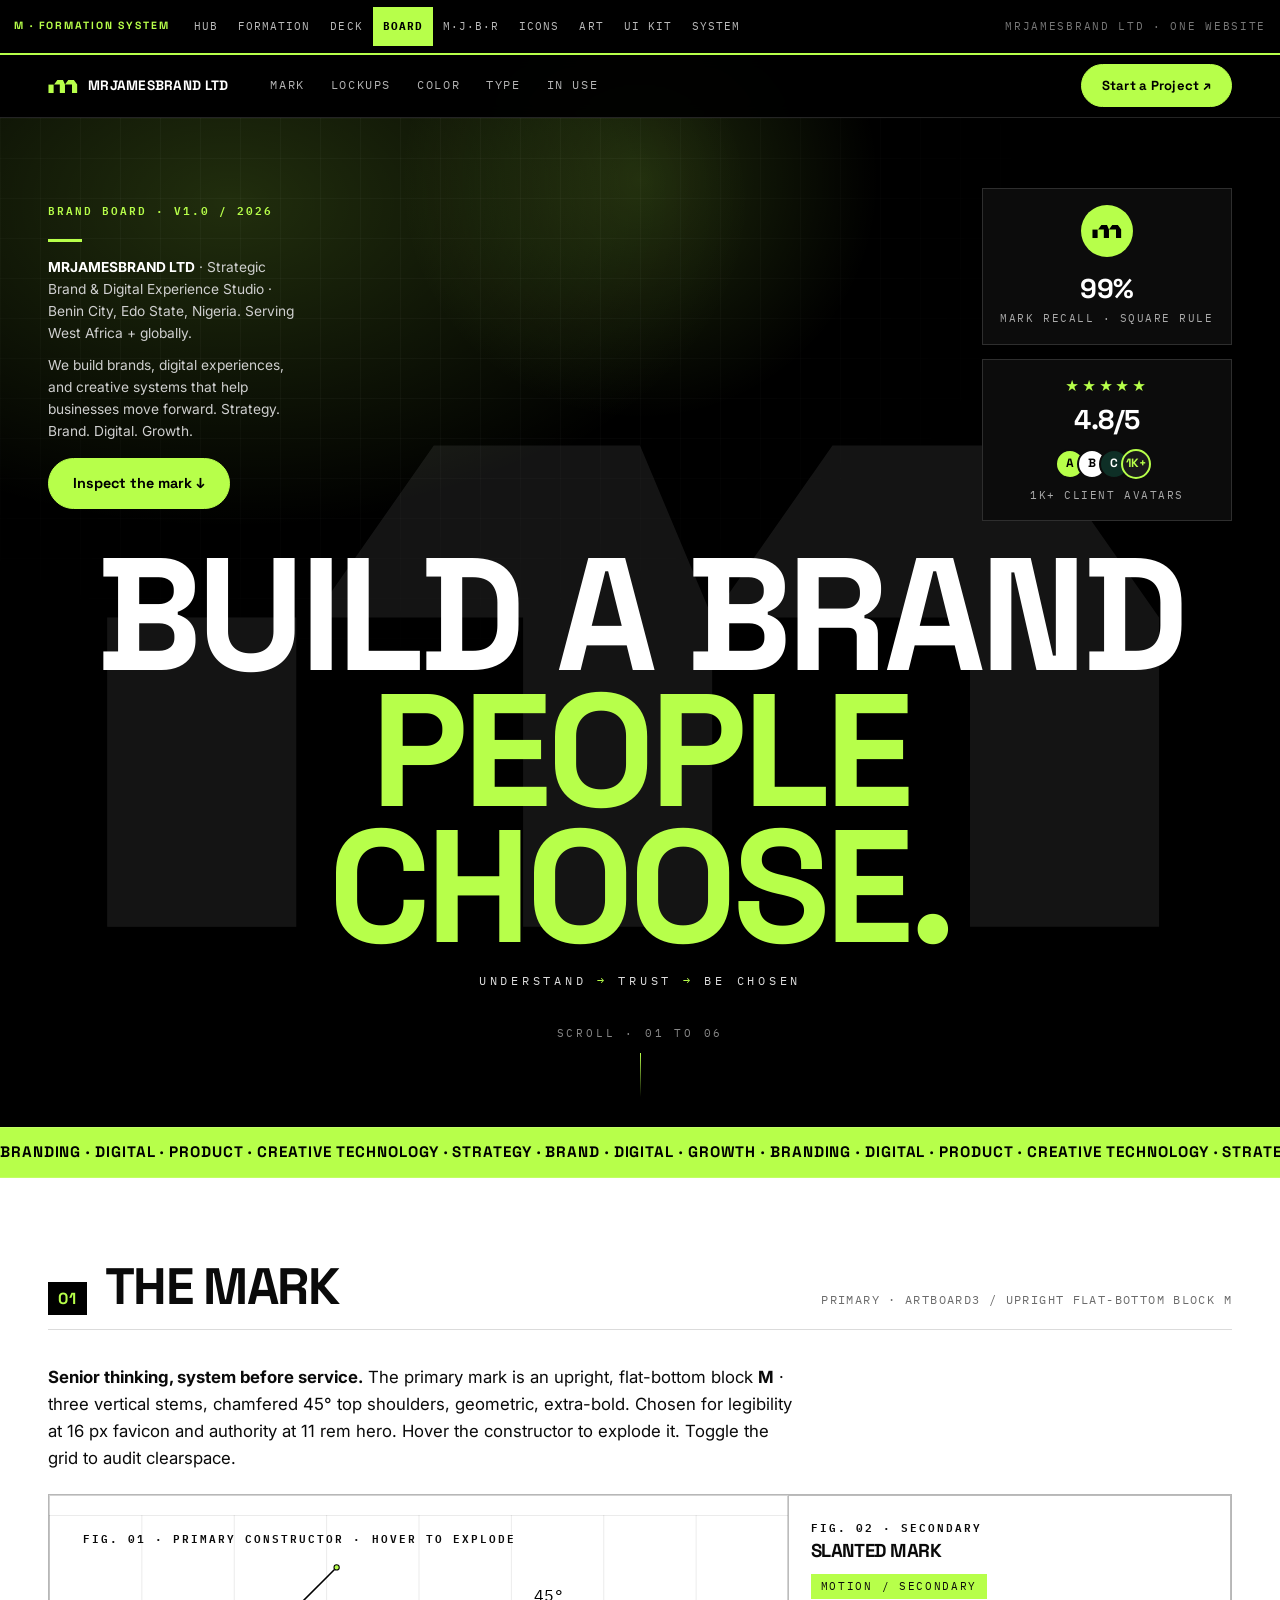
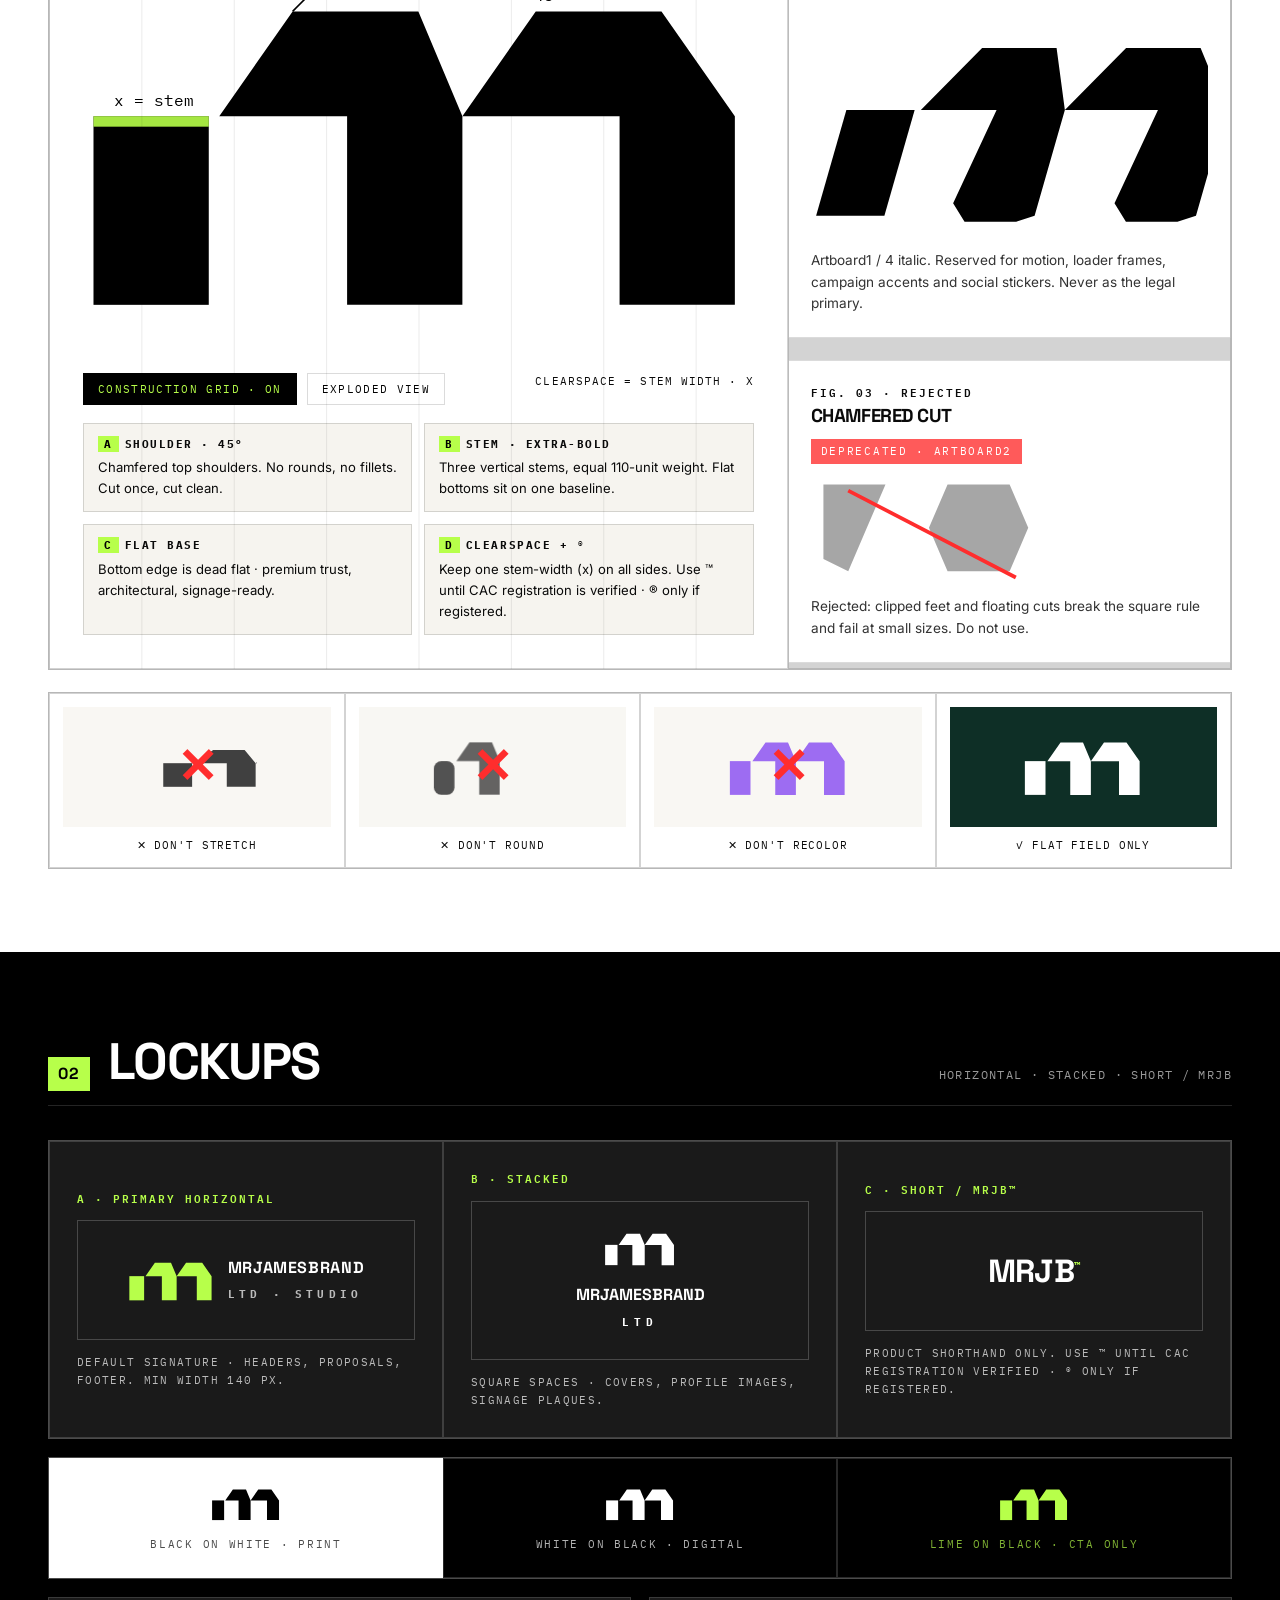
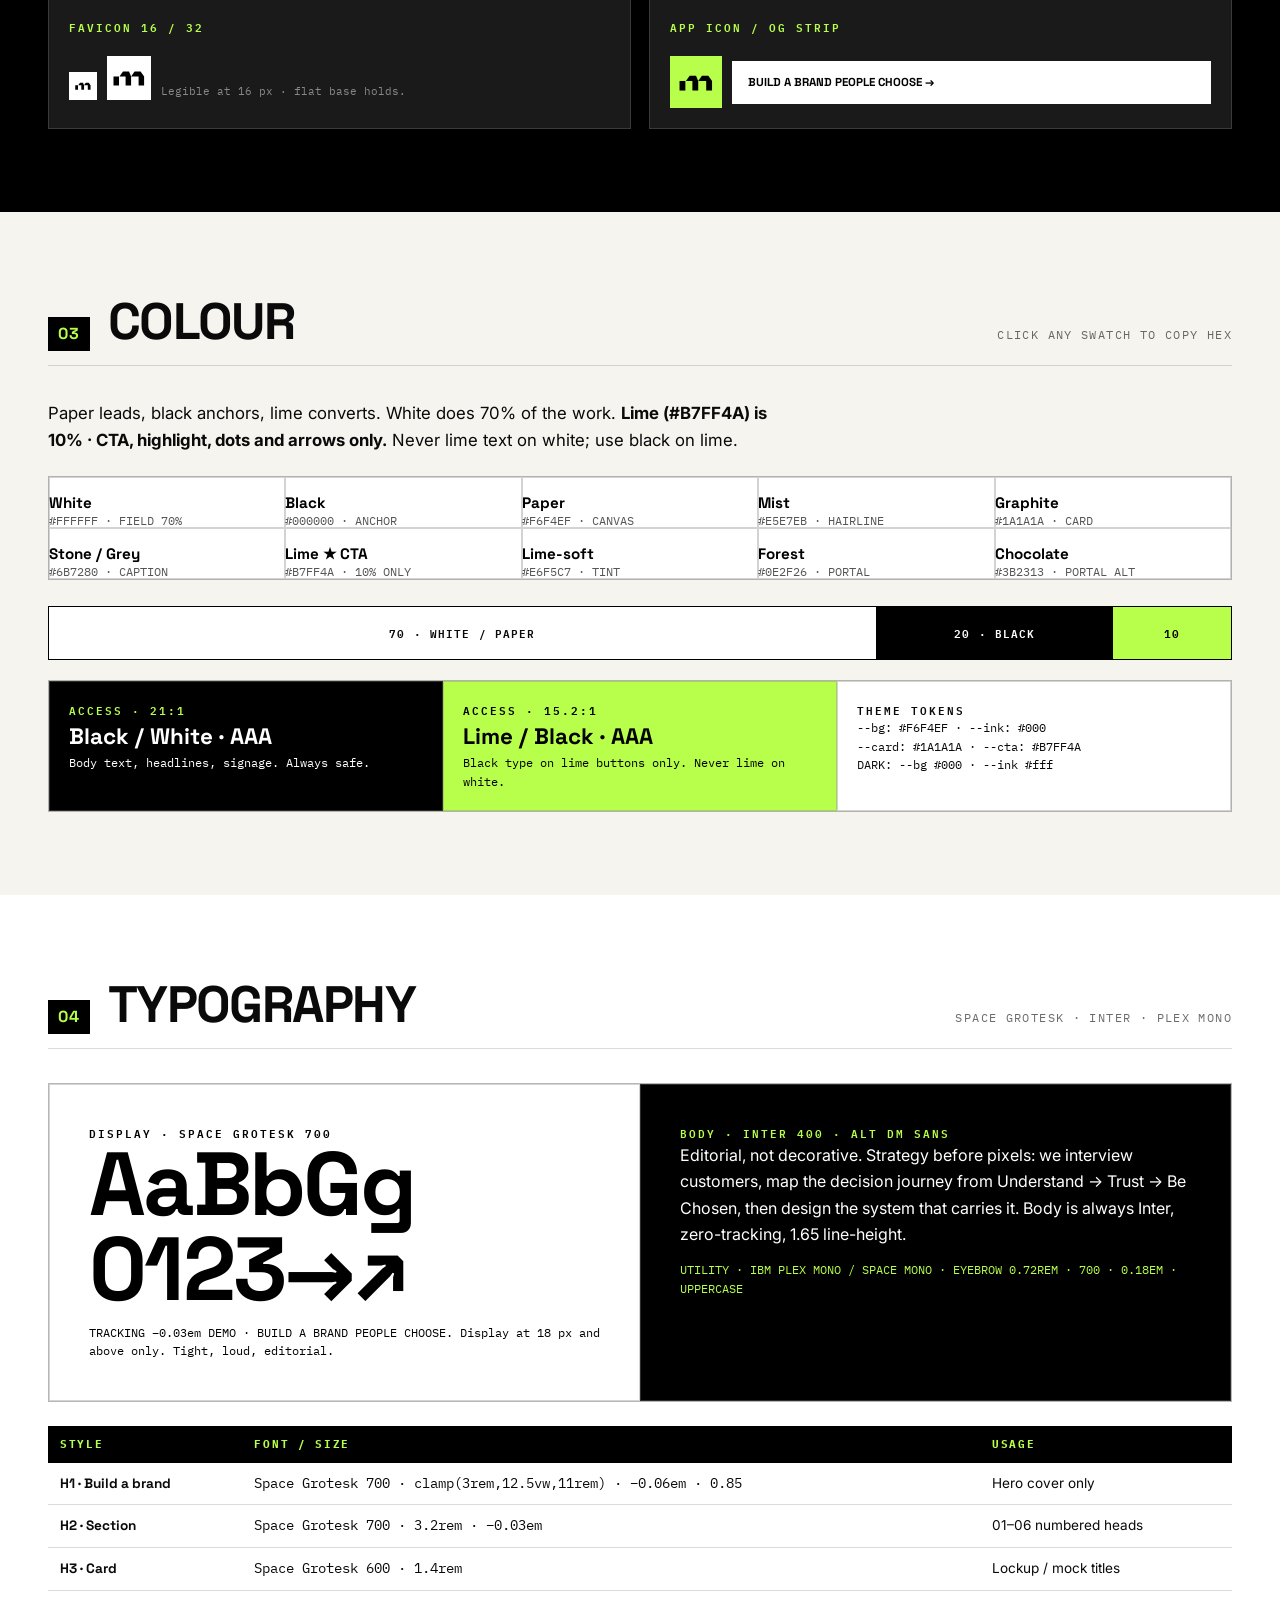
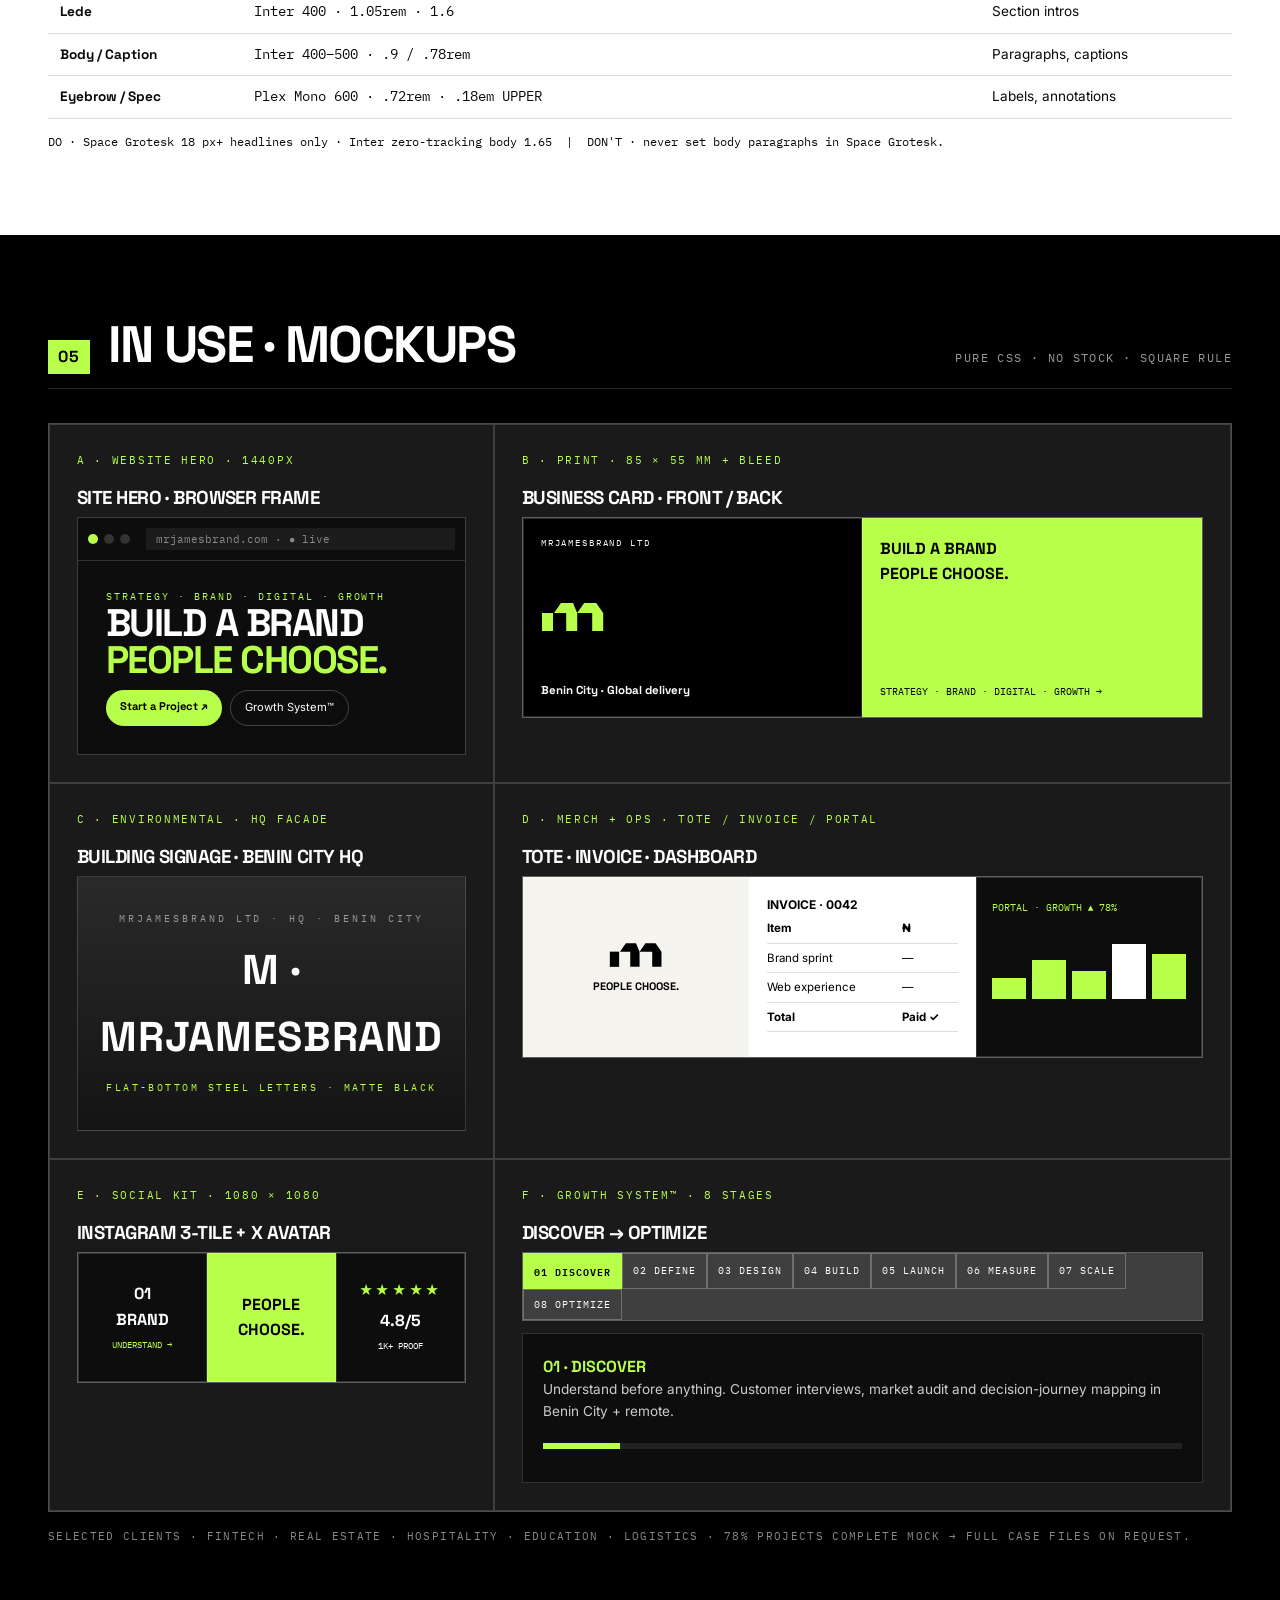
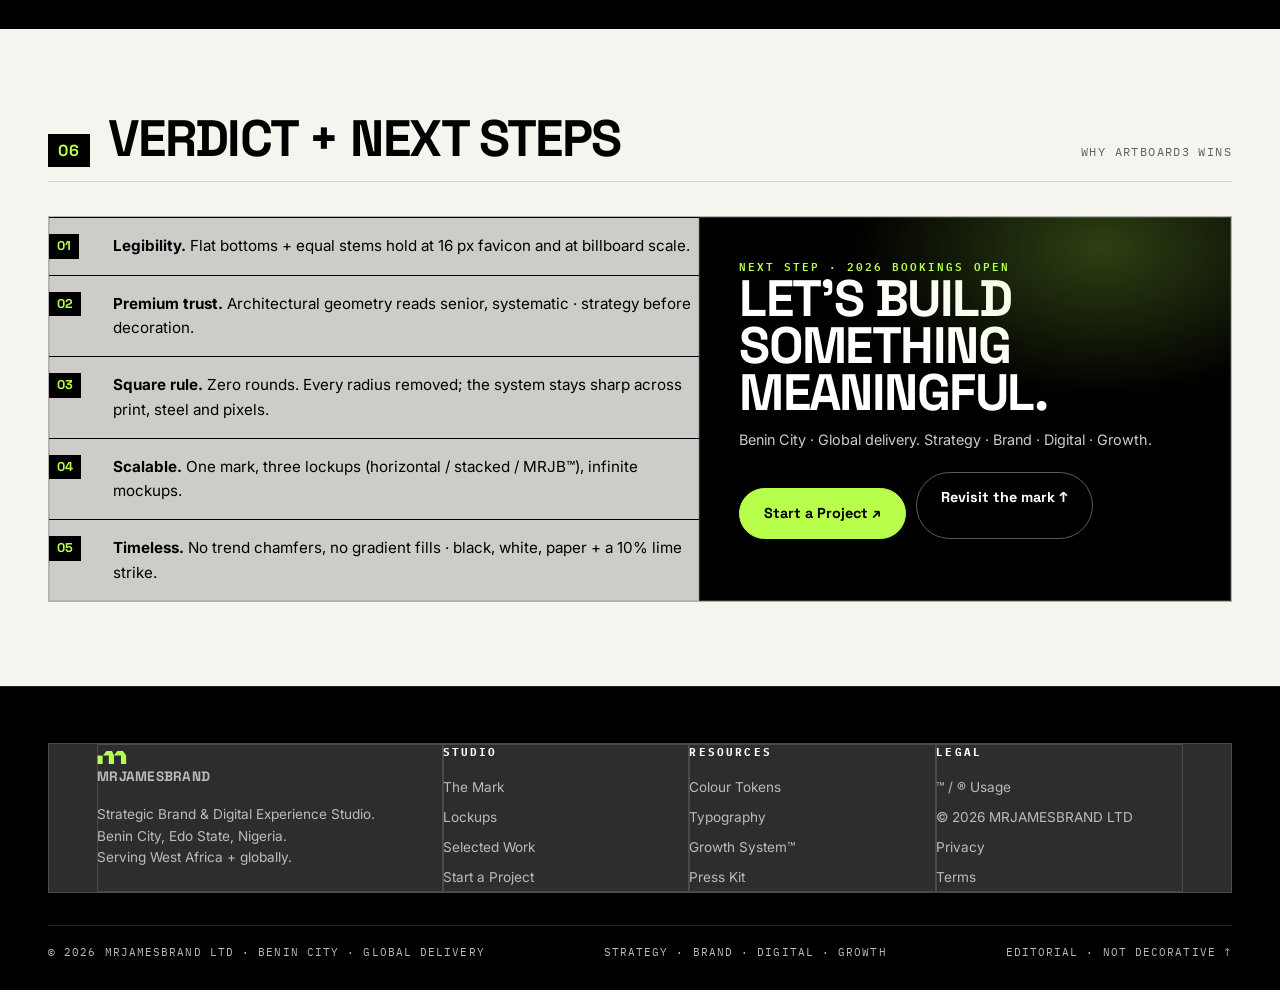
<file: index.html>
﻿<!DOCTYPE html>
<html lang="en">
<head>
<meta charset="UTF-8">
<meta name="viewport" content="width=device-width, initial-scale=1.0">
<title>MRJAMESBRAND LTD · Brand Board · Build a Brand People Choose</title>
<meta name="description" content="Official brand board for MRJAMESBRAND LTD · Strategic Brand & Digital Experience Studio, Benin City. Primary mark Artboard3, lockups, colour, typography, in-use mockups.">
<style>
@import url('https://fonts.googleapis.com/css2?family=Space+Grotesk:wght@500;600;700&family=Inter:wght@400;500;600;700&family=IBM+Plex+Mono:wght@400;500;600&display=swap');
:root{
  --black:#000000; --dark:#1A1A1A; --dark2:#111111; --white:#FFFFFF;
  --paper:#F6F4EF; --mist:#E5E7EB; --stone:#6B7280;
  --lime:#B7FF4A; --lime-hover:#C8FF7A; --lime-soft:#E6F5C7;
  --forest:#0E2F26; --choc:#3B2313;
  --hair:rgba(0,0,0,.14); --hair-w:rgba(255,255,255,.14);
  --font-d:'Space Grotesk',sans-serif; --font-b:'Inter',sans-serif; --font-m:'IBM Plex Mono',monospace;
  --gutter:64px;
}
*{margin:0;padding:0;box-sizing:border-box}
html{scroll-behavior:smooth}
body{background:var(--black);color:var(--white);font-family:var(--font-b);line-height:1.6;overflow-x:hidden;-webkit-font-smoothing:antialiased}
::selection{background:var(--lime);color:#000}
a{color:inherit;text-decoration:none}
:focus-visible{outline:2px solid var(--lime);outline-offset:3px}
img,svg{display:block;max-width:100%}
.wrap{max-width:1440px;margin:0 auto;padding-left:var(--gutter);padding-right:var(--gutter)}
@media(max-width:900px){:root{--gutter:20px}}
@media(min-width:901px) and (max-width:1200px){:root{--gutter:40px}}
/* progress + cursor */
#progress{position:fixed;top:0;left:0;height:3px;width:0;background:var(--lime);z-index:200}
#glow{position:fixed;width:520px;height:520px;border-radius:50%;pointer-events:none;z-index:1;
  background:radial-gradient(circle,rgba(183,255,74,.16) 0%,rgba(183,255,74:0) 60%,transparent 70%);
  background:radial-gradient(circle,rgba(183,255,74,.16) 0%,transparent 65%);transform:translate(-50%,-50%);left:50%;top:20%;mix-blend-mode:screen}
@media(pointer:coarse){#glow{display:none}}
.eyebrow{font-family:var(--font-m);font-size:.72rem;font-weight:600;letter-spacing:.18em;text-transform:uppercase}
.sec-head{display:flex;align-items:baseline;gap:18px;border-bottom:1px solid var(--hair);padding-bottom:14px;margin-bottom:34px}
.sec-head .num{font-family:var(--font-d);font-weight:700;font-size:1rem;background:#000;color:var(--lime);padding:4px 10px;letter-spacing:.05em}
.on-dark .sec-head{border-color:var(--hair-w)}
.on-dark .sec-head .num{background:var(--lime);color:#000}
.sec-head h2{font-family:var(--font-d);font-weight:700;letter-spacing:-.03em;font-size:clamp(1.9rem,4vw,3.2rem);line-height:1;text-transform:uppercase}
.sec-head p{margin-left:auto;font-family:var(--font-m);font-size:.72rem;letter-spacing:.12em;text-transform:uppercase;opacity:.6}
/* top bar */
.topbar{position:sticky;top:0;z-index:100;background:rgba(0,0,0,.92);backdrop-filter:blur(8px);border-bottom:1px solid var(--hair-w)}
.topbar-in{display:flex;align-items:center;gap:16px;height:62px}
.brand-mini{display:flex;align-items:center;gap:10px;font-family:var(--font-d);font-weight:700;letter-spacing:.02em;font-size:.85rem;white-space:nowrap}
.brand-mini svg{width:30px;height:18px}
nav.main{display:flex;gap:22px;margin-left:24px;font-family:var(--font-m);font-size:.72rem;letter-spacing:.14em;text-transform:uppercase}
nav.main a{opacity:.7;padding:6px 2px;border-bottom:2px solid transparent}
nav.main a:hover{opacity:1;border-color:var(--lime);color:var(--lime)}
.cta{margin-left:auto;background:var(--lime);color:#000;font-family:var(--font-d);font-weight:700;font-size:.82rem;letter-spacing:.02em;padding:10px 20px;border:1px solid var(--lime);border-radius:999px;white-space:nowrap}
.cta:hover{background:var(--lime-hover)}
#menuBtn{display:none;margin-left:auto;background:none;border:1px solid var(--hair-w);color:#fff;padding:8px 12px;font-family:var(--font-m);font-size:.75rem}
@media(max-width:900px){nav.main{display:none}.topbar.open nav.main{display:flex;position:absolute;top:62px;left:0;right:0;background:#000;flex-direction:column;padding:16px 20px;gap:12px;border-bottom:1px solid var(--hair-w)}#menuBtn{display:block}.topbar.open .cta{margin-left:0}.cta{margin-left:0}}
/* HERO */
.hero{position:relative;overflow:hidden;background:#000;padding:70px 0 0}
.hero::before{content:"";position:absolute;inset:0;
  background:radial-gradient(800px 500px at 18% 8%,rgba(183,255,74,.18),transparent 65%);pointer-events:none}
.hero::after{content:"";position:absolute;inset:0;pointer-events:none;opacity:.5;
  background-image:linear-gradient(rgba(255,255,255,.06) 1px,transparent 1px),linear-gradient(90deg,rgba(255,255,255,.06) 1px,transparent 1px);
  background-size:40px 40px;mask-image:radial-gradient(900px 600px at 30% 10%,#000 30%,transparent 75%)}
.hero-grid{position:relative;z-index:2;display:grid;grid-template-columns:250px 1fr 250px;gap:24px;align-items:center}
.hero-side{font-size:.86rem;color:#cfcfcf;max-width:250px}
.hero-side .rule{width:34px;height:3px;background:var(--lime);margin:14px 0}
.btn-lime{display:inline-block;background:var(--lime);color:#000;font-family:var(--font-d);font-weight:700;padding:13px 24px;border-radius:999px;font-size:.9rem;margin-top:16px;border:1px solid var(--lime)}
.btn-lime:hover{background:var(--lime-hover)}
.btn-ghost{display:inline-block;border:1px solid rgba(255,255,255,.35);color:#fff;padding:13px 24px;border-radius:999px;font-family:var(--font-d);font-weight:700;font-size:.9rem}
.btn-ghost:hover{border-color:var(--lime);color:var(--lime)}
.badge-card{border:1px solid var(--hair-w);background:#0c0c0c;padding:16px;text-align:center}
.badge-card .circle{width:52px;height:52px;border-radius:50%;background:var(--lime);display:flex;align-items:center;justify-content:center;margin:0 auto 10px}
.badge-card b{font-family:var(--font-d);font-size:1.7rem;letter-spacing:-.02em}
.badge-card span{font-family:var(--font-m);font-size:.68rem;letter-spacing:.14em;text-transform:uppercase;color:#aaa;display:block}
.avatars{display:flex;justify-content:center;margin:8px 0}
.avatars i{width:30px;height:30px;border-radius:50%;border:2px solid #0c0c0c;font-style:normal;font-family:var(--font-d);font-weight:700;font-size:.75rem;display:flex;align-items:center;justify-content:center;margin-left:-8px}
.stars{color:var(--lime);letter-spacing:.2em;font-size:.85rem}
h1.hero-title{position:relative;z-index:2;text-align:center;font-family:var(--font-d);font-weight:700;
  font-size:clamp(3rem,12.5vw,11rem);letter-spacing:-.06em;line-height:.85;text-transform:uppercase;margin:26px 0 8px}
h1 .lime{color:var(--lime)}
.watermark{position:absolute;left:50%;top:52%;transform:translate(-50%,-50%);width:min(1100px,95vw);opacity:.08;z-index:1;pointer-events:none}
.flowline{position:relative;z-index:2;text-align:center;font-family:var(--font-m);font-size:.78rem;letter-spacing:.3em;text-transform:uppercase;color:#ddd;margin:18px 0 8px}
.flowline em{color:var(--lime);font-style:normal}
.scrollcue{position:relative;z-index:2;text-align:center;padding:26px 0 30px;font-family:var(--font-m);font-size:.7rem;letter-spacing:.25em;color:#888;text-transform:uppercase}
.scrollcue::after{content:"";display:block;width:1px;height:44px;background:linear-gradient(var(--lime),transparent);margin:10px auto 0;animation:drop 1.8s infinite}
@keyframes drop{0%{transform:scaleY(0);transform-origin:top}50%{transform:scaleY(1);transform-origin:top}51%{transform-origin:bottom}100%{transform:scaleY(0);transform-origin:bottom}}
.marquee{border-top:1px solid var(--hair-w);border-bottom:1px solid var(--hair-w);background:var(--lime);color:#000;overflow:hidden;white-space:nowrap}
.marquee div{display:inline-block;padding:12px 0;font-family:var(--font-d);font-weight:700;letter-spacing:.06em;font-size:.95rem;animation:mq 22s linear infinite}
@keyframes mq{to{transform:translateX(-50%)}}
@media(max-width:1000px){.hero-grid{grid-template-columns:1fr 1fr}.hero-title-block{grid-column:1/-1;order:-1}.hero-side{max-width:none}}
@media(max-width:640px){.hero-grid{grid-template-columns:1fr}}
/* LIGHT SECTIONS */
.light{background:var(--paper);color:#0a0a0a}
.white{background:#fff;color:#0a0a0a}
section{padding:84px 0}
.lede{font-size:1.05rem;max-width:62ch}
.mono{font-family:var(--font-m)}
/* 01 THE MARK */
.mark-layout{display:grid;grid-template-columns:1.5fr .9fr;gap:22px}
@media(max-width:1000px){.mark-layout{grid-template-columns:1fr}}
.mark-stage{background:#fff;border:1px solid var(--hair);padding:34px;position:relative;overflow:hidden}
.mark-stage .grid8{position:absolute;inset:0;pointer-events:none;opacity:0;transition:.3s;
  background-image:linear-gradient(rgba(0,0,0,.08) 1px,transparent 1px),linear-gradient(90deg,rgba(0,0,0,.08) 1px,transparent 1px);background-size:12.5% 100%,12.5% 100%}
.mark-stage.show-grid .grid8{opacity:1}
#constructor{cursor:pointer}
#constructor .stem{transition:transform .45s cubic-bezier(.2,.9,.2,1)}
#constructor:hover .s1{transform:translateX(-16px)}
#constructor:hover .s3{transform:translateX(16px)}
#constructor:hover .bridge{transform:translateY(-14px)}
.stage-tools{display:flex;gap:10px;flex-wrap:wrap;margin-top:16px}
.chip{font-family:var(--font-m);font-size:.7rem;letter-spacing:.12em;text-transform:uppercase;border:1px solid var(--hair);padding:8px 14px;background:#fff;cursor:pointer}
.chip.active,.chip:hover{background:#000;color:var(--lime);border-color:#000}
.callouts{display:grid;grid-template-columns:1fr 1fr;gap:12px;margin-top:18px}
.callout{border:1px solid var(--hair);padding:12px 14px;background:var(--paper);font-size:.82rem}
.callout b{font-family:var(--font-m);font-size:.68rem;letter-spacing:.14em;display:block;text-transform:uppercase;margin-bottom:4px}
.callout b i{color:#000;background:var(--lime);font-style:normal;padding:1px 6px;margin-right:6px}
.side-stack{display:flex;flex-direction:column;gap:22px}
.side-card{border:1px solid var(--hair);background:#fff;padding:22px}
.side-card h3{font-family:var(--font-d);text-transform:uppercase;letter-spacing:-.01em}
.tag{font-family:var(--font-m);font-size:.66rem;letter-spacing:.16em;text-transform:uppercase;display:inline-block;padding:4px 10px;margin:8px 0}
.tag.ok{background:var(--lime)}.tag.warn{background:#000;color:#fff}.tag.bad{background:#FF5A5A;color:#fff}
.dodont{display:grid;grid-template-columns:repeat(4,1fr);gap:14px;margin-top:22px}
@media(max-width:900px){.dodont{grid-template-columns:1fr 1fr}.callouts{grid-template-columns:1fr}}
.do{border:1px solid var(--hair);background:#fff;padding:14px;text-align:center}
.do .box{height:120px;display:flex;align-items:center;justify-content:center;background:var(--paper);margin-bottom:10px;overflow:hidden}
.do p{font-family:var(--font-m);font-size:.68rem;letter-spacing:.08em;text-transform:uppercase}
.do.no .box{position:relative}
.do.no .box::after{content:"✕";position:absolute;inset:0;display:flex;align-items:center;justify-content:center;color:#FF2D2D;font-size:3rem;font-weight:700;background:rgba(255,255,255,.25)}
/* 02 LOCKUPS */
.dark{background:var(--black)}
.lock-grid{display:grid;grid-template-columns:repeat(3,1fr);gap:18px}
@media(max-width:1000px){.lock-grid{grid-template-columns:1fr}}
.lock-card{background:var(--dark);border:1px solid var(--hair-w);padding:28px;min-height:250px;display:flex;flex-direction:column;justify-content:center;gap:14px}
.lock-card figure{border:1px solid rgba(255,255,255,.2);padding:26px;display:flex;align-items:center;justify-content:center;gap:14px;min-height:120px}
.lock-card figcaption{font-family:var(--font-m);font-size:.7rem;letter-spacing:.12em;text-transform:uppercase;color:#bbb}
.variants{display:grid;grid-template-columns:repeat(3,1fr);gap:18px;margin-top:18px}
@media(max-width:900px){.variants{grid-template-columns:1fr}}
.var{padding:26px;border:1px solid var(--hair-w);text-align:center}
.var small{font-family:var(--font-m);font-size:.66rem;letter-spacing:.16em;text-transform:uppercase;display:block;margin-top:12px;opacity:.7}
.favi-row{display:flex;gap:18px;flex-wrap:wrap;margin-top:18px;align-items:stretch}
.favi{flex:1;min-width:220px;background:var(--dark);border:1px solid var(--hair-w);padding:20px}
/* 03 COLOR */
.swatches{display:grid;grid-template-columns:repeat(5,1fr);gap:14px}
@media(max-width:1000px){.swatches{grid-template-columns:repeat(3,1fr)}}
@media(max-width:640px){.swatches{grid-template-columns:1fr 1fr}}
.sw{border:1px solid var(--hair);background:#fff;cursor:pointer;text-align:left;padding:0;font-family:inherit}
.sw .c{height:110px;position:relative}
.sw .c::after{content:"⧉ COPY";position:absolute;right:8px;bottom:8px;font-family:var(--font-m);font-size:.6rem;letter-spacing:.12em;background:rgba(0,0,0,.55);color:#fff;padding:3px 7px;opacity:0}
.sw:hover .c::after{opacity:1}
.sw .meta{padding:12px 14px}
.sw .meta b{font-family:var(--font-d);font-size:.95rem;display:block}
.sw .meta span{font-family:var(--font-m);font-size:.72rem;color:#555}
.usagebar{display:flex;height:54px;margin:26px 0 8px;border:1px solid #000}
.usagebar div{display:flex;align-items:center;justify-content:center;font-family:var(--font-m);font-size:.7rem;letter-spacing:.1em;font-weight:600}
.contrast{display:grid;grid-template-columns:1fr 1fr 1fr;gap:14px;margin-top:20px}
@media(max-width:900px){.contrast{grid-template-columns:1fr}}
.contrast .cc{border:1px solid #000;padding:20px}
.tokens{display:grid;grid-template-columns:1fr 1fr;gap:14px;margin-top:14px}
@media(max-width:900px){.tokens{grid-template-columns:1fr}}
.token{border:1px solid var(--hair);background:#fff;padding:18px;font-family:var(--font-m);font-size:.75rem}
#toast{position:fixed;bottom:24px;left:50%;transform:translateX(-50%) translateY(20px);background:#000;color:var(--lime);font-family:var(--font-m);font-size:.78rem;letter-spacing:.08em;padding:12px 20px;opacity:0;transition:.3s;z-index:300;pointer-events:none}
#toast.show{opacity:1;transform:translateX(-50%) translateY(0)}
/* 04 TYPE */
.split{display:grid;grid-template-columns:1fr 1fr;gap:0;border:1px solid #000}
@media(max-width:900px){.split{grid-template-columns:1fr}}
.split>div{padding:40px}
.split .w{background:#fff;color:#000}
.split .b{background:#000;color:#fff}
.specimen{font-family:var(--font-d);font-weight:700;letter-spacing:-.03em;line-height:.95;word-break:break-all}
.hier{width:100%;border-collapse:collapse;margin-top:24px;font-size:.85rem;background:#fff}
.hier th{font-family:var(--font-m);font-size:.66rem;letter-spacing:.16em;text-transform:uppercase;text-align:left;padding:10px 12px;background:#000;color:var(--lime)}
.hier td{padding:10px 12px;border-bottom:1px solid var(--hair)}
.hier td:first-child{font-family:var(--font-d);font-weight:700}
/* 05 IN USE */
.mock-grid{display:grid;grid-template-columns:1fr 1fr;gap:18px}
@media(max-width:1000px){.mock-grid{grid-template-columns:1fr}}
.mock{background:var(--dark);border:1px solid var(--hair-w);padding:24px}
.mock h3{font-family:var(--font-d);text-transform:uppercase;margin-bottom:4px}
.mock .spec{font-family:var(--font-m);font-size:.66rem;letter-spacing:.16em;text-transform:uppercase;color:var(--lime);margin-bottom:14px;display:block}
.browser{border:1px solid rgba(255,255,255,.2);background:#0d0d0d}
.browser .bar{display:flex;gap:6px;padding:10px;border-bottom:1px solid rgba(255,255,255,.15);align-items:center}
.browser .bar i{width:10px;height:10px;border-radius:50%;background:#333}
.browser .bar i:first-child{background:var(--lime)}
.browser .url{margin-left:10px;font-family:var(--font-m);font-size:.66rem;color:#888;background:#1c1c1c;padding:3px 10px;flex:1}
.browser .page{padding:28px}
.browser .page h4{font-family:var(--font-d);font-size:clamp(1.6rem,3vw,2.6rem);line-height:.95;letter-spacing:-.04em;text-transform:uppercase}
.bizcards{display:grid;grid-template-columns:1fr 1fr;gap:12px}
@media(max-width:560px){.bizcards{grid-template-columns:1fr}}
.bcard{aspect-ratio:1.7/1;padding:18px;display:flex;flex-direction:column;justify-content:space-between}
.bcard.front{background:#000;border:1px solid rgba(255,255,255,.25);color:#fff}
.bcard.back{background:var(--lime);color:#000}
.bcard b{font-family:var(--font-d)}
.sign{background:linear-gradient(180deg,#2a2a2a,#141414);border:1px solid rgba(255,255,255,.15);padding:34px 20px;text-align:center}
.sign .bld{font-family:var(--font-m);font-size:.62rem;letter-spacing:.3em;color:#999;text-transform:uppercase}
.shop-row{display:grid;grid-template-columns:1fr 1fr 1fr;gap:12px}
@media(max-width:640px){.shop-row{grid-template-columns:1fr}}
.tote{background:var(--paper);color:#000;padding:20px;text-align:center;min-height:180px;display:flex;flex-direction:column;align-items:center;justify-content:center;gap:8px}
.invoice{background:#fff;color:#000;padding:18px;font-size:.75rem}
.invoice table{width:100%;border-collapse:collapse;font-size:.72rem}
.invoice td,.invoice th{border-bottom:1px solid #ddd;padding:5px 0;text-align:left}
.dash{background:#0d0d0d;border:1px solid rgba(255,255,255,.15);padding:16px}
.dash .bars{display:flex;gap:6px;align-items:end;height:70px;margin-top:10px}
.dash .bars i{flex:1;background:var(--lime);min-height:8px}
.social3{display:grid;grid-template-columns:1fr 1fr 1fr;gap:10px}
.social3 div{background:#0d0d0d;border:1px solid rgba(255,255,255,.15);aspect-ratio:1/1;display:flex;flex-direction:column;align-items:center;justify-content:center;gap:6px;padding:10px;text-align:center}
.gtabs{display:flex;gap:6px;flex-wrap:wrap;margin-bottom:12px}
.gtabs button{background:transparent;border:1px solid rgba(255,255,255,.25);color:#fff;font-family:var(--font-m);font-size:.64rem;letter-spacing:.1em;padding:8px 10px;cursor:pointer;text-transform:uppercase}
.gtabs button.on{background:var(--lime);color:#000;border-color:var(--lime);font-weight:600}
.gpanel{background:#0d0d0d;border:1px solid rgba(255,255,255,.15);padding:20px;min-height:150px}
.gpanel h4{font-family:var(--font-d);text-transform:uppercase;color:var(--lime)}
.gpanel p{font-size:.85rem;color:#ccc}
/* 06 VERDICT */
.verdict{background:var(--paper);color:#000}
.win-grid{display:grid;grid-template-columns:1.1fr .9fr;gap:22px}
@media(max-width:1000px){.win-grid{grid-template-columns:1fr}}
.win-list{list-style:none;counter-reset:w}
.win-list li{counter-increment:w;border-top:1px solid #000;padding:16px 0 16px 64px;position:relative;font-size:.95rem}
.win-list li::before{content:"0" counter(w);position:absolute;left:0;top:16px;font-family:var(--font-d);font-weight:700;background:#000;color:var(--lime);padding:2px 8px;font-size:.8rem}
.cta-panel{background:#000;color:#fff;padding:40px;text-align:left;position:relative;overflow:hidden}
.cta-panel::before{content:"";position:absolute;width:500px;height:300px;right:-120px;top:-120px;background:radial-gradient(closest-side,rgba(183,255,74,.25),transparent)}
.cta-panel h3{font-family:var(--font-d);font-size:clamp(2rem,4vw,3.4rem);line-height:.92;letter-spacing:-.04em;text-transform:uppercase}
footer{background:#000;border-top:1px solid var(--hair-w);padding:56px 0 28px;color:#bbb;font-size:.85rem}
.foot-grid{display:grid;grid-template-columns:1.4fr 1fr 1fr 1fr;gap:24px}
@media(max-width:900px){.foot-grid{grid-template-columns:1fr 1fr}}
@media(max-width:560px){.foot-grid{grid-template-columns:1fr}}
.foot-grid h4{font-family:var(--font-m);font-size:.68rem;letter-spacing:.2em;text-transform:uppercase;color:#fff;margin-bottom:12px}
.foot-grid a{display:block;padding:4px 0}.foot-grid a:hover{color:var(--lime)}
.bottom{display:flex;justify-content:space-between;gap:12px;flex-wrap:wrap;border-top:1px solid var(--hair-w);margin-top:32px;padding-top:18px;font-family:var(--font-m);font-size:.68rem;letter-spacing:.1em;text-transform:uppercase}
/* reveal */
.rv{opacity:0;transform:translateY(26px);transition:opacity .7s ease,transform .7s ease}
.rv.in{opacity:1;transform:none}
@media(prefers-reduced-motion:reduce){*{animation:none!important;transition:none!important}.rv{opacity:1;transform:none}html{scroll-behavior:auto}}
</style>
<link rel="stylesheet" href="assets/design-system.css">
<link rel="stylesheet" href="assets/site.css">
</head>
<body>
<div id="progress" aria-hidden="true"></div>
<div id="glow" aria-hidden="true"></div>
<div id="toast" role="status" aria-live="polite">Copied</div>

<header class="topbar" id="topbar">
  <div class="wrap topbar-in">
    <a class="brand-mini" href="#top" aria-label="MRJAMESBRAND home">
      <svg viewBox="0 0 640 360" fill="#B7FF4A" aria-hidden="true"><rect x="10" y="150" width="110" height="180"/><polygon points="130,150 200,50 320,50 362,150 362,330 252,330 252,150"/><polygon points="362,150 432,50 552,50 622,150 622,330 512,330 512,150"/></svg>
      MRJAMESBRAND&nbsp;LTD
    </a>
    <nav class="main" aria-label="Board sections">
      <a href="#mark">Mark</a><a href="#lockups">Lockups</a><a href="#color">Color</a><a href="#type">Type</a><a href="#inuse">In&nbsp;Use</a>
    </nav>
    <a class="cta" href="#verdict">Start a Project ↗</a>
    <button id="menuBtn" aria-expanded="false" aria-controls="topbar">MENU</button>
  </div>
</header>

<main id="top">
<!-- HERO -->
<section class="hero" aria-label="Cover">
  <svg class="watermark" viewBox="0 0 640 360" fill="#ffffff" aria-hidden="true"><rect x="10" y="150" width="110" height="180"/><polygon points="130,150 200,50 320,50 362,150 362,330 252,330 252,150"/><polygon points="362,150 432,50 552,50 622,150 622,330 512,330 512,150"/></svg>
  <div class="wrap">
    <div class="hero-grid">
      <div class="hero-side rv">
        <p class="eyebrow" style="color:var(--lime)">Brand Board · V1.0 / 2026</p>
        <div class="rule"></div>
        <p><strong style="color:#fff">MRJAMESBRAND LTD</strong> · Strategic Brand &amp; Digital Experience Studio · Benin City, Edo State, Nigeria. Serving West Africa + globally.</p>
        <p style="margin-top:10px">We build brands, digital experiences, and creative systems that help businesses move forward. Strategy. Brand. Digital. Growth.</p>
        <a class="btn-lime" href="#mark">Inspect the mark ↓</a>
      </div>
      <div></div>
      <div style="display:flex;flex-direction:column;gap:14px">
        <div class="badge-card rv"><div class="circle"><svg viewBox="0 0 640 360" width="30" height="18" fill="#000" aria-hidden="true"><rect x="10" y="150" width="110" height="180"/><polygon points="130,150 200,50 320,50 362,150 362,330 252,330 252,150"/><polygon points="362,150 432,50 552,50 622,150 622,330 512,330 512,150"/></svg></div><b>99%</b><span>Mark recall · square rule</span></div>
        <div class="badge-card rv"><div class="stars" aria-label="4.8 out of 5 stars">★★★★★</div><b>4.8/5</b><div class="avatars" aria-hidden="true"><i style="background:#B7FF4A;color:#000">A</i><i style="background:#fff;color:#000">B</i><i style="background:#0E2F26;color:#fff">C</i><i style="background:#1A1A1A;color:#B7FF4A;border-color:#B7FF4A">1K+</i></div><span>1K+ client avatars</span></div>
      </div>
    </div>
    <h1 class="hero-title rv">Build a brand<br><span class="lime">People choose.</span></h1>
    <p class="flowline">Understand <em>→</em> Trust <em>→</em> Be chosen</p>
    <p class="scrollcue">Scroll · 01 to 06</p>
  </div>
  <div class="marquee" aria-hidden="true"><div>BRANDING · DIGITAL · PRODUCT · CREATIVE TECHNOLOGY · STRATEGY · BRAND · DIGITAL · GROWTH · BRANDING · DIGITAL · PRODUCT · CREATIVE TECHNOLOGY · STRATEGY · BRAND · DIGITAL · GROWTH ·&nbsp;</div></div>
</section>

<!-- 01 THE MARK -->
<section class="white" id="mark">
  <div class="wrap">
    <div class="sec-head rv"><span class="num">01</span><h2>The Mark</h2><p>Primary · Artboard3 / Upright flat-bottom block M</p></div>
    <p class="lede rv" style="margin-bottom:22px"><strong>Senior thinking, system before service.</strong> The primary mark is an upright, flat-bottom block <strong>M</strong> · three vertical stems, chamfered 45° top shoulders, geometric, extra-bold. Chosen for legibility at 16&nbsp;px favicon and authority at 11&nbsp;rem hero. Hover the constructor to explode it. Toggle the grid to audit clearspace.</p>
    <div class="mark-layout">
      <div class="mark-stage rv" id="stage">
        <p class="eyebrow">Fig. 01 · Primary constructor · hover to explode</p>
        <div class="grid8" aria-hidden="true"></div>
        <svg id="constructor" viewBox="0 0 640 380" width="100%" role="img" aria-label="Primary M mark constructor with three stems" style="margin-top:12px">
          <g class="stem s1"><rect x="10" y="150" width="110" height="180" fill="#000"/><rect x="10" y="150" width="110" height="10" fill="#B7FF4A" opacity=".9"/></g>
          <g class="bridge"><polygon points="130,150 200,50 320,50 362,150 362,330 252,330 252,150" fill="#000"/></g>
          <g class="stem s3"><polygon points="362,150 432,50 552,50 622,150 622,330 512,330 512,150" fill="#000"/></g>
          <g font-family="IBM Plex Mono,monospace" font-size="15" fill="#000">
            <text x="30" y="140">x = stem</text><text x="430" y="40">45°</text>
          </g>
          <line x1="200" y1="50" x2="240" y2="10" stroke="#000" stroke-width="1.5"/><circle cx="242" cy="8" r="2.5" fill="#B7FF4A" stroke="#000"/>
        </svg>
        <div class="stage-tools">
          <button class="chip active" id="gridToggle" aria-pressed="true">Construction grid · ON</button>
          <button class="chip" id="explodeBtn" aria-pressed="false">Exploded view</button>
          <span class="mono" style="font-size:.68rem;letter-spacing:.1em;margin-left:auto">CLEARSPACE = STEM WIDTH · X</span>
        </div>
        <div class="callouts">
          <div class="callout"><b><i>A</i>Shoulder · 45°</b>Chamfered top shoulders. No rounds, no fillets. Cut once, cut clean.</div>
          <div class="callout"><b><i>B</i>Stem · extra-bold</b>Three vertical stems, equal 110-unit weight. Flat bottoms sit on one baseline.</div>
          <div class="callout"><b><i>C</i>Flat base</b>Bottom edge is dead flat · premium trust, architectural, signage-ready.</div>
          <div class="callout"><b><i>D</i>Clearspace + ®</b>Keep one stem-width (x) on all sides. Use ™ until CAC registration is verified · ® only if registered.</div>
        </div>
      </div>
      <div class="side-stack">
        <div class="side-card rv"><p class="eyebrow">Fig. 02 · Secondary</p><h3>Slanted mark</h3><span class="tag ok">Motion / Secondary</span>
          <svg viewBox="0 0 640 360" width="100%" role="img" aria-label="Secondary slanted M mark" style="margin:10px 0"><g transform="translate(90,0) skewX(-16)"><rect x="10" y="150" width="110" height="170" fill="#000"/><polygon points="130,150 200,50 320,50 362,150 362,320 335,330 252,330 225,300 252,150" fill="#000"/><polygon points="362,150 432,50 552,50 622,150 622,320 595,330 512,330 485,300 512,150" fill="#000"/></g></svg>
          <p style="font-size:.85rem;color:#333">Artboard1 / 4 italic. Reserved for motion, loader frames, campaign accents and social stickers. Never as the legal primary.</p></div>
        <div class="side-card rv"><p class="eyebrow">Fig. 03 · Rejected</p><h3>Chamfered cut</h3><span class="tag bad">Deprecated · Artboard2</span>
          <svg viewBox="0 0 640 200" width="100%" aria-hidden="true"><g opacity=".35"><polygon points="20,20 120,20 90,90 190,90 220,20 320,20 350,90 320,160 220,160 190,90 90,90 60,160 20,140" fill="#000"/></g><line x1="60" y1="30" x2="330" y2="170" stroke="#FF2D2D" stroke-width="6"/></svg>
          <p style="font-size:.85rem;color:#333">Rejected: clipped feet and floating cuts break the square rule and fail at small sizes. Do not use.</p></div>
      </div>
    </div>
    <div class="dodont rv">
      <div class="do no"><div class="box"><svg viewBox="0 0 640 360" width="120" fill="#000"><g transform="scale(1.4,0.7) translate(90,80)"><rect x="10" y="150" width="110" height="180"/><polygon points="130,150 200,50 320,50 362,150 362,330 252,330 252,150"/><polygon points="362,150 432,50 552,50 622,150 622,330 512,330 512,150"/></g></svg></div><p>✕ Don't stretch</p></div>
      <div class="do no"><div class="box"><svg viewBox="0 0 640 360" width="120" fill="#000"><g opacity=".9"><rect x="10" y="150" width="110" height="180" rx="40"/><polygon points="130,150 200,50 320,50 362,150 362,330 252,330 252,150" opacity=".9"/></g></svg></div><p>✕ Don't round</p></div>
      <div class="do no"><div class="box"><svg viewBox="0 0 640 360" width="120" fill="#7C3AED"><rect x="10" y="150" width="110" height="180"/><polygon points="130,150 200,50 320,50 362,150 362,330 252,330 252,150"/><polygon points="362,150 432,50 552,50 622,150 622,330 512,330 512,150"/></svg></div><p>✕ Don't recolor</p></div>
      <div class="do"><div class="box" style="background:#0E2F26"><svg viewBox="0 0 640 360" width="120" fill="#fff"><rect x="10" y="150" width="110" height="180"/><polygon points="130,150 200,50 320,50 362,150 362,330 252,330 252,150"/><polygon points="362,150 432,50 552,50 622,150 622,330 512,330 512,150"/></svg></div><p>✓ Flat field only</p></div>
    </div>
  </div>
</section>

<!-- 02 LOCKUPS -->
<section class="dark on-dark" id="lockups">
  <div class="wrap">
    <div class="sec-head rv"><span class="num">02</span><h2>Lockups</h2><p>Horizontal · Stacked · Short / MRJB</p></div>
    <div class="lock-grid">
      <div class="lock-card rv"><p class="eyebrow" style="color:var(--lime)">A · Primary horizontal</p>
        <figure><svg viewBox="0 0 640 360" width="86" fill="#B7FF4A"><rect x="10" y="150" width="110" height="180"/><polygon points="130,150 200,50 320,50 362,150 362,330 252,330 252,150"/><polygon points="362,150 432,50 552,50 622,150 622,330 512,330 512,150"/></svg><span style="font-family:var(--font-d);font-weight:700;letter-spacing:.04em">MRJAMESBRAND<br><span class="mono" style="font-size:.66rem;letter-spacing:.4em;color:#bbb">LTD · STUDIO</span></span></figure>
        <figcaption>Default signature · headers, proposals, footer. Min width 140 px.</figcaption></div>
      <div class="lock-card rv"><p class="eyebrow" style="color:var(--lime)">B · Stacked</p>
        <figure style="flex-direction:column"><svg viewBox="0 0 640 360" width="72" fill="#fff"><rect x="10" y="150" width="110" height="180"/><polygon points="130,150 200,50 320,50 362,150 362,330 252,330 252,150"/><polygon points="362,150 432,50 552,50 622,150 622,330 512,330 512,150"/></svg><span style="font-family:var(--font-d);font-weight:700;text-align:center">MRJAMESBRAND<br><span class="mono" style="font-size:.66rem;letter-spacing:.5em">LTD</span></span></figure>
        <figcaption>Square spaces · covers, profile images, signage plaques.</figcaption></div>
      <div class="lock-card rv"><p class="eyebrow" style="color:var(--lime)">C · Short / MRJB™</p>
        <figure><span style="font-family:var(--font-d);font-weight:700;font-size:2rem;letter-spacing:-.03em">MRJB<sup class="mono" style="font-size:.7rem;color:var(--lime)">™</sup></span></figure>
        <figcaption>Product shorthand only. Use ™ until CAC registration verified · ® only if registered.</figcaption></div>
    </div>
    <div class="variants">
      <div class="var rv" style="background:#fff;color:#000"><svg viewBox="0 0 640 360" width="70" fill="#000" style="margin:0 auto"><rect x="10" y="150" width="110" height="180"/><polygon points="130,150 200,50 320,50 362,150 362,330 252,330 252,150"/><polygon points="362,150 432,50 552,50 622,150 622,330 512,330 512,150"/></svg><small>Black on white · print</small></div>
      <div class="var rv" style="background:#000;color:#fff;border-color:rgba(255,255,255,.2)"><svg viewBox="0 0 640 360" width="70" fill="#fff" style="margin:0 auto"><rect x="10" y="150" width="110" height="180"/><polygon points="130,150 200,50 320,50 362,150 362,330 252,330 252,150"/><polygon points="362,150 432,50 552,50 622,150 622,330 512,330 512,150"/></svg><small>White on black · digital</small></div>
      <div class="var rv" style="background:#000;border-color:var(--lime)"><svg viewBox="0 0 640 360" width="70" fill="#B7FF4A" style="margin:0 auto"><rect x="10" y="150" width="110" height="180"/><polygon points="130,150 200,50 320,50 362,150 362,330 252,330 252,150"/><polygon points="362,150 432,50 552,50 622,150 622,330 512,330 512,150"/></svg><small style="color:var(--lime)">Lime on black · CTA only</small></div>
    </div>
    <div class="favi-row">
      <div class="favi rv"><p class="eyebrow" style="color:var(--lime)">Favicon 16 / 32</p><div style="display:flex;gap:10px;align-items:end;margin-top:12px"><span style="background:#fff;padding:6px;display:inline-flex"><svg viewBox="0 0 640 360" width="16" height="16" fill="#000"><rect x="10" y="150" width="110" height="180"/><polygon points="130,150 200,50 320,50 362,150 362,330 252,330 252,150"/><polygon points="362,150 432,50 552,50 622,150 622,330 512,330 512,150"/></svg></span><span style="background:#fff;padding:6px;display:inline-flex"><svg viewBox="0 0 640 360" width="32" height="32" fill="#000"><rect x="10" y="150" width="110" height="180"/><polygon points="130,150 200,50 320,50 362,150 362,330 252,330 252,150"/><polygon points="362,150 432,50 552,50 622,150 622,330 512,330 512,150"/></svg></span><span class="mono" style="font-size:.68rem;color:#888">Legible at 16 px · flat base holds.</span></div></div>
      <div class="favi rv"><p class="eyebrow" style="color:var(--lime)">App icon / OG strip</p><div style="display:flex;gap:10px;margin-top:12px;align-items:center"><span style="background:var(--lime);width:52px;height:52px;display:inline-flex;align-items:center;justify-content:center"><svg viewBox="0 0 640 360" width="34" fill="#000"><rect x="10" y="150" width="110" height="180"/><polygon points="130,150 200,50 320,50 362,150 362,330 252,330 252,150"/><polygon points="362,150 432,50 552,50 622,150 622,330 512,330 512,150"/></svg></span><span style="background:#fff;color:#000;font-family:var(--font-d);font-weight:700;font-size:.72rem;padding:12px 16px;flex:1">BUILD A BRAND PEOPLE CHOOSE →</span></div></div>
    </div>
  </div>
</section>

<!-- 03 COLOUR -->
<section class="light" id="color">
  <div class="wrap">
    <div class="sec-head rv"><span class="num">03</span><h2>Colour</h2><p>Click any swatch to copy hex</p></div>
    <p class="lede rv" style="margin-bottom:22px">Paper leads, black anchors, lime converts. White does 70% of the work. <strong>Lime (#B7FF4A) is 10% · CTA, highlight, dots and arrows only.</strong> Never lime text on white; use black on lime.</p>
    <div class="swatches rv" id="swatches">
      <button class="sw" data-hex="#FFFFFF"><span class="c" style="background:#fff;border-bottom:1px solid var(--hair)"></span><span class="meta"><b>White</b><span>#FFFFFF · FIELD 70%</span></span></button>
      <button class="sw" data-hex="#000000"><span class="c" style="background:#000"></span><span class="meta"><b>Black</b><span>#000000 · ANCHOR</span></span></button>
      <button class="sw" data-hex="#F6F4EF"><span class="c" style="background:#F6F4EF"></span><span class="meta"><b>Paper</b><span>#F6F4EF · CANVAS</span></span></button>
      <button class="sw" data-hex="#E5E7EB"><span class="c" style="background:#E5E7EB"></span><span class="meta"><b>Mist</b><span>#E5E7EB · HAIRLINE</span></span></button>
      <button class="sw" data-hex="#1A1A1A"><span class="c" style="background:#1A1A1A"></span><span class="meta"><b>Graphite</b><span>#1A1A1A · CARD</span></span></button>
      <button class="sw" data-hex="#6B7280"><span class="c" style="background:#6B7280"></span><span class="meta"><b>Stone / Grey</b><span>#6B7280 · CAPTION</span></span></button>
      <button class="sw" data-hex="#B7FF4A"><span class="c" style="background:#B7FF4A"></span><span class="meta"><b>Lime ★ CTA</b><span>#B7FF4A · 10% ONLY</span></span></button>
      <button class="sw" data-hex="#E6F5C7"><span class="c" style="background:#E6F5C7"></span><span class="meta"><b>Lime-soft</b><span>#E6F5C7 · TINT</span></span></button>
      <button class="sw" data-hex="#0E2F26"><span class="c" style="background:#0E2F26"></span><span class="meta"><b>Forest</b><span>#0E2F26 · PORTAL</span></span></button>
      <button class="sw" data-hex="#3B2313"><span class="c" style="background:#3B2313"></span><span class="meta"><b>Chocolate</b><span>#3B2313 · PORTAL ALT</span></span></button>
    </div>
    <div class="usagebar rv" role="img" aria-label="Usage ratio 70 white, 20 black, 10 lime"><div style="flex:70;background:#fff;border-right:1px solid #000">70 · WHITE / PAPER</div><div style="flex:20;background:#000;color:#fff">20 · BLACK</div><div style="flex:10;background:var(--lime);color:#000">10</div></div>
    <div class="contrast">
      <div class="cc rv" style="background:#000;color:#fff"><p class="eyebrow" style="color:var(--lime)">Access · 21:1</p><p style="font-family:var(--font-d);font-weight:700;font-size:1.4rem">Black / White · AAA</p><p class="mono" style="font-size:.72rem">Body text, headlines, signage. Always safe.</p></div>
      <div class="cc rv" style="background:var(--lime);color:#000"><p class="eyebrow">Access · 15.2:1</p><p style="font-family:var(--font-d);font-weight:700;font-size:1.4rem">Lime / Black · AAA</p><p class="mono" style="font-size:.72rem">Black type on lime buttons only. Never lime on white.</p></div>
      <div class="cc rv" style="background:#fff"><p class="eyebrow">Theme tokens</p><p class="mono" style="font-size:.74rem">--bg: #F6F4EF · --ink: #000<br>--card: #1A1A1A · --cta: #B7FF4A<br>DARK: --bg #000 · --ink #fff</p></div>
    </div>
  </div>
</section>

<!-- 04 TYPE -->
<section class="white" id="type">
  <div class="wrap">
    <div class="sec-head rv"><span class="num">04</span><h2>Typography</h2><p>Space Grotesk · Inter · Plex Mono</p></div>
    <div class="split rv">
      <div class="w"><p class="eyebrow">Display · Space Grotesk 700</p>
        <p class="specimen" style="font-size:clamp(3rem,7vw,6rem)">AaBbGg<br>0123→↗</p>
        <p class="mono" style="font-size:.72rem;margin-top:12px">TRACKING −0.03em DEMO · BUILD A BRAND PEOPLE CHOOSE. Display at 18 px and above only. Tight, loud, editorial.</p></div>
      <div class="b"><p class="eyebrow" style="color:var(--lime)">Body · Inter 400 · Alt DM Sans</p>
        <p style="font-size:1rem;line-height:1.65;letter-spacing:0">Editorial, not decorative. Strategy before pixels: we interview customers, map the decision journey from Understand → Trust → Be Chosen, then design the system that carries it. Body is always Inter, zero-tracking, 1.65 line-height.</p>
        <p class="mono" style="font-size:.72rem;margin-top:14px;color:var(--lime)">UTILITY · IBM PLEX MONO / SPACE MONO · EYEBROW 0.72REM · 700 · 0.18EM · UPPERCASE</p></div>
    </div>
    <table class="hier rv" aria-label="Type hierarchy">
      <tr><th>Style</th><th>Font / Size</th><th>Usage</th></tr>
      <tr><td>H1 · Build a brand</td><td class="mono">Space Grotesk 700 · clamp(3rem,12.5vw,11rem) · −0.06em · 0.85</td><td>Hero cover only</td></tr>
      <tr><td>H2 · Section</td><td class="mono">Space Grotesk 700 · 3.2rem · −0.03em</td><td>01–06 numbered heads</td></tr>
      <tr><td>H3 · Card</td><td class="mono">Space Grotesk 600 · 1.4rem</td><td>Lockup / mock titles</td></tr>
      <tr><td>Lede</td><td class="mono">Inter 400 · 1.05rem · 1.6</td><td>Section intros</td></tr>
      <tr><td>Body / Caption</td><td class="mono">Inter 400–500 · .9 / .78rem</td><td>Paragraphs, captions</td></tr>
      <tr><td>Eyebrow / Spec</td><td class="mono">Plex Mono 600 · .72rem · .18em UPPER</td><td>Labels, annotations</td></tr>
    </table>
    <p class="mono rv" style="font-size:.74rem;margin-top:14px">DO · Space Grotesk 18 px+ headlines only · Inter zero-tracking body 1.65 &nbsp;|&nbsp; DON'T · never set body paragraphs in Space Grotesk.</p>
  </div>
</section>

<!-- 05 IN USE -->
<section class="dark on-dark" id="inuse">
  <div class="wrap">
    <div class="sec-head rv"><span class="num">05</span><h2>In Use · Mockups</h2><p>Pure CSS · no stock · square rule</p></div>
    <div class="mock-grid">
      <div class="mock rv"><span class="spec">A · Website hero · 1440px</span><h3>Site hero · browser frame</h3>
        <div class="browser"><div class="bar"><i></i><i></i><i></i><span class="url">mrjamesbrand.com · ● live</span></div>
        <div class="page"><p class="mono" style="font-size:.62rem;letter-spacing:.2em;color:var(--lime)">STRATEGY · BRAND · DIGITAL · GROWTH</p><h4>Build a brand<br><span style="color:var(--lime)">people choose.</span></h4><div style="display:flex;gap:8px;margin-top:12px"><span style="background:var(--lime);color:#000;font-family:var(--font-d);font-weight:700;font-size:.7rem;padding:8px 14px;border-radius:999px">Start a Project ↗</span><span style="border:1px solid #444;font-size:.7rem;padding:8px 14px;border-radius:999px">Growth System™</span></div></div></div></div>
      <div class="mock rv"><span class="spec">B · Print · 85 × 55 mm + bleed</span><h3>Business card · front / back</h3>
        <div class="bizcards"><div class="bcard front"><span class="mono" style="font-size:.58rem;letter-spacing:.2em">MRJAMESBRAND LTD</span><svg viewBox="0 0 640 360" width="64" fill="#B7FF4A"><rect x="10" y="150" width="110" height="180"/><polygon points="130,150 200,50 320,50 362,150 362,330 252,330 252,150"/><polygon points="362,150 432,50 552,50 622,150 622,330 512,330 512,150"/></svg><b style="font-size:.72rem">Benin City · Global delivery</b></div>
        <div class="bcard back"><b style="font-size:1rem">BUILD A BRAND<br>PEOPLE CHOOSE.</b><span class="mono" style="font-size:.6rem">STRATEGY · BRAND · DIGITAL · GROWTH →</span></div></div></div>
      <div class="mock rv"><span class="spec">C · Environmental · HQ facade</span><h3>Building signage · Benin City HQ</h3>
        <div class="sign"><p class="bld">MRJAMESBRAND LTD · HQ · Benin City</p><p style="font-family:var(--font-d);font-weight:700;font-size:clamp(1.6rem,3.4vw,2.6rem);letter-spacing:.02em;margin:10px 0">M · MRJAMESBRAND</p><p class="mono" style="font-size:.62rem;letter-spacing:.25em;color:var(--lime)">FLAT-BOTTOM STEEL LETTERS · MATTE BLACK</p></div></div>
      <div class="mock rv"><span class="spec">D · Merch + ops · tote / invoice / portal</span><h3>Tote · invoice · dashboard</h3>
        <div class="shop-row"><div class="tote"><svg viewBox="0 0 640 360" width="54" fill="#000"><rect x="10" y="150" width="110" height="180"/><polygon points="130,150 200,50 320,50 362,150 362,330 252,330 252,150"/><polygon points="362,150 432,50 552,50 622,150 622,330 512,330 512,150"/></svg><b style="font-family:var(--font-d);font-size:.68rem">PEOPLE CHOOSE.</b></div>
        <div class="invoice"><b>INVOICE · 0042</b><table><tr><th>Item</th><th>₦</th></tr><tr><td>Brand sprint</td><td>—</td></tr><tr><td>Web experience</td><td>—</td></tr><tr><td><b>Total</b></td><td><b>Paid ✓</b></td></tr></table></div>
        <div class="dash"><span class="mono" style="font-size:.6rem;color:var(--lime)">PORTAL · GROWTH ▲ 78%</span><div class="bars"><i style="height:30%"></i><i style="height:55%"></i><i style="height:40%"></i><i style="height:78%;background:#fff"></i><i style="height:64%"></i></div></div></div></div>
      <div class="mock rv"><span class="spec">E · Social kit · 1080 × 1080</span><h3>Instagram 3-tile + X avatar</h3>
        <div class="social3"><div><b style="font-family:var(--font-d)">01<br>BRAND</b><span class="mono" style="font-size:.58rem;color:var(--lime)">UNDERSTAND →</span></div><div style="background:var(--lime);color:#000"><b style="font-family:var(--font-d)">PEOPLE<br>CHOOSE.</b></div><div><span class="stars">★★★★★</span><b style="font-family:var(--font-d)">4.8/5</b><span class="mono" style="font-size:.58rem">1K+ PROOF</span></div></div></div>
      <div class="mock rv"><span class="spec">F · Growth System™ · 8 stages</span><h3>Discover → Optimize</h3>
        <div class="gtabs" role="tablist" aria-label="Growth system stages">
          <button class="on" data-g="0">01 Discover</button><button data-g="1">02 Define</button><button data-g="2">03 Design</button><button data-g="3">04 Build</button><button data-g="4">05 Launch</button><button data-g="5">06 Measure</button><button data-g="6">07 Scale</button><button data-g="7">08 Optimize</button>
        </div>
        <div class="gpanel"><h4 id="gTitle">01 · Discover</h4><p id="gBody">Understand before anything. Customer interviews, market audit and decision-journey mapping in Benin City + remote.</p><div style="height:6px;background:#222;margin-top:12px"><div id="gBar" style="height:100%;width:12%;background:var(--lime)"></div></div></div></div>
    </div>
    <p class="mono rv" style="font-size:.7rem;letter-spacing:.12em;color:#888;margin-top:16px">SELECTED CLIENTS · FINTECH · REAL ESTATE · HOSPITALITY · EDUCATION · LOGISTICS · 78% PROJECTS COMPLETE MOCK → FULL CASE FILES ON REQUEST.</p>
  </div>
</section>

<!-- 06 VERDICT -->
<section class="verdict" id="verdict">
  <div class="wrap">
    <div class="sec-head rv"><span class="num">06</span><h2>Verdict + Next steps</h2><p>Why Artboard3 wins</p></div>
    <div class="win-grid">
      <ol class="win-list rv">
        <li><strong>Legibility.</strong> Flat bottoms + equal stems hold at 16 px favicon and at billboard scale.</li>
        <li><strong>Premium trust.</strong> Architectural geometry reads senior, systematic · strategy before decoration.</li>
        <li><strong>Square rule.</strong> Zero rounds. Every radius removed; the system stays sharp across print, steel and pixels.</li>
        <li><strong>Scalable.</strong> One mark, three lockups (horizontal / stacked / MRJB™), infinite mockups.</li>
        <li><strong>Timeless.</strong> No trend chamfers, no gradient fills · black, white, paper + a 10% lime strike.</li>
      </ol>
      <div class="cta-panel rv"><p class="eyebrow" style="color:var(--lime)">Next step · 2026 bookings open</p><h3>Let's build something meaningful.</h3>
        <p style="color:#ccc;font-size:.9rem;margin:12px 0 20px">Benin City · Global delivery. Strategy · Brand · Digital · Growth.</p>
        <div style="display:flex;gap:10px;flex-wrap:wrap;position:relative;z-index:2"><a class="btn-lime" href="mailto:hello@mrjamesbrand.com">Start a Project ↗</a><a class="btn-ghost" href="#mark">Revisit the mark ↑</a></div></div>
    </div>
  </div>
</section>
</main>

<footer>
  <div class="wrap">
    <div class="foot-grid">
      <div><a class="brand-mini" href="#top" style="margin-bottom:12px"><svg viewBox="0 0 640 360" width="34" fill="#B7FF4A"><rect x="10" y="150" width="110" height="180"/><polygon points="130,150 200,50 320,50 362,150 362,330 252,330 252,150"/><polygon points="362,150 432,50 552,50 622,150 622,330 512,330 512,150"/></svg>MRJAMESBRAND</a>
        <p>Strategic Brand &amp; Digital Experience Studio.<br>Benin City, Edo State, Nigeria.<br>Serving West Africa + globally.</p></div>
      <div><h4>Studio</h4><a href="#mark">The Mark</a><a href="#lockups">Lockups</a><a href="#inuse">Selected Work</a><a href="#verdict">Start a Project</a></div>
      <div><h4>Resources</h4><a href="#color">Colour Tokens</a><a href="#type">Typography</a><a href="#inuse">Growth System™</a><a href="#top">Press Kit</a></div>
      <div><h4>Legal</h4><a href="#lockups">™ / ® Usage</a><a href="#verdict">© 2026 MRJAMESBRAND LTD</a><a href="#top">Privacy</a><a href="#top">Terms</a></div>
    </div>
    <div class="bottom"><span>© 2026 MRJAMESBRAND LTD · Benin City · Global delivery</span><span>Strategy · Brand · Digital · Growth</span><span>Editorial · not decorative ↑</span></div>
  </div>
</footer>

<script>
(function(){
  var bar=document.getElementById('progress'),glow=document.getElementById('glow');
  function onScroll(){var h=document.documentElement,st=h.scrollTop,mx=h.scrollHeight-h.clientHeight;bar.style.width=(mx>0?(st/mx*100):0)+'%';}
  document.addEventListener('scroll',onScroll,{passive:true});onScroll();
  document.addEventListener('mousemove',function(e){if(window.matchMedia('(pointer:coarse)').matches)return;glow.style.left=e.clientX+'px';glow.style.top=e.clientY+'px';},{passive:true});
  // reveal
  var io=new IntersectionObserver(function(es){es.forEach(function(en){if(en.isIntersecting){en.target.classList.add('in');io.unobserve(en.target);}})},{threshold:.12});
  document.querySelectorAll('.rv').forEach(function(el){io.observe(el)});
  // grid + explode
  var stage=document.getElementById('stage'),gt=document.getElementById('gridToggle'),ex=document.getElementById('explodeBtn'),con=document.getElementById('constructor');
  stage.classList.add('show-grid');
  gt.addEventListener('click',function(){var on=stage.classList.toggle('show-grid');gt.textContent='Construction grid · '+(on?'ON':'OFF');gt.classList.toggle('active',on);gt.setAttribute('aria-pressed',on);});
  function setExplode(v){con.querySelector('.s1').style.transform=v?'translateX(-22px)':'';con.querySelector('.s3').style.transform=v?'translateX(22px)':'';con.querySelector('.bridge').style.transform=v?'translateY(-18px)':'';ex.classList.toggle('active',v);ex.setAttribute('aria-pressed',v);}
  ex.addEventListener('click',function(){setExplode(ex.getAttribute('aria-pressed')!=='true')});
  // copy hex
  var toast=document.getElementById('toast'),t;
  document.querySelectorAll('.sw').forEach(function(b){b.addEventListener('click',function(){var hex=b.dataset.hex;function done(){toast.textContent='Copied '+hex;toast.classList.add('show');clearTimeout(t);t=setTimeout(function(){toast.classList.remove('show')},1600);}if(navigator.clipboard&&navigator.clipboard.writeText){navigator.clipboard.writeText(hex).then(done,done);}else{var i=document.createElement('input');i.value=hex;document.body.appendChild(i);i.select();try{document.execCommand('copy')}catch(e){}i.remove();done();}})});
  // growth tabs
  var data=[['01 · Discover','Understand before anything. Customer interviews, market audit and decision-journey mapping in Benin City + remote.'],['02 · Define','Positioning, promise and pillars: 01 Brand / 02 Experience / 03 Growth. One sharp strategy doc.'],['03 · Design','Identity, lockups and art direction. Square rule, hairline grids, lime used once · on purpose.'],['04 · Build','Web experience + creative systems. Fast, accessible, vanilla · no heavy frameworks.'],['05 · Launch','Rollout kits: social tiles, signage, print and portal assets. Nothing decorative.'],['06 · Measure','Proof over promises: 4.8/5 rating, 1K+ avatars, completion dashboards.'],['07 · Scale','Playbooks and templates so internal teams ship on-brand without the studio.'],['08 · Optimize','Quarterly iteration: test, refine, compound. Brands that move forward stay chosen.']];
  var btns=document.querySelectorAll('.gtabs button'),gT=document.getElementById('gTitle'),gB=document.getElementById('gBody'),gBar=document.getElementById('gBar');
  btns.forEach(function(btn){btn.addEventListener('click',function(){btns.forEach(function(x){x.classList.remove('on')});btn.classList.add('on');var i=+btn.dataset.g;gT.textContent=data[i][0];gB.textContent=data[i][1];gBar.style.width=((i+1)/8*100)+'%';})});
  // mobile menu
  var top=document.getElementById('topbar'),mb=document.getElementById('menuBtn');
  mb.addEventListener('click',function(){var open=top.classList.toggle('open');mb.setAttribute('aria-expanded',open);});
  top.querySelectorAll('a').forEach(function(a){a.addEventListener('click',function(){top.classList.remove('open');mb.setAttribute('aria-expanded','false')})});
})();
</script>
<script src="assets/site.js"></script>
</body>
</html>
</file>
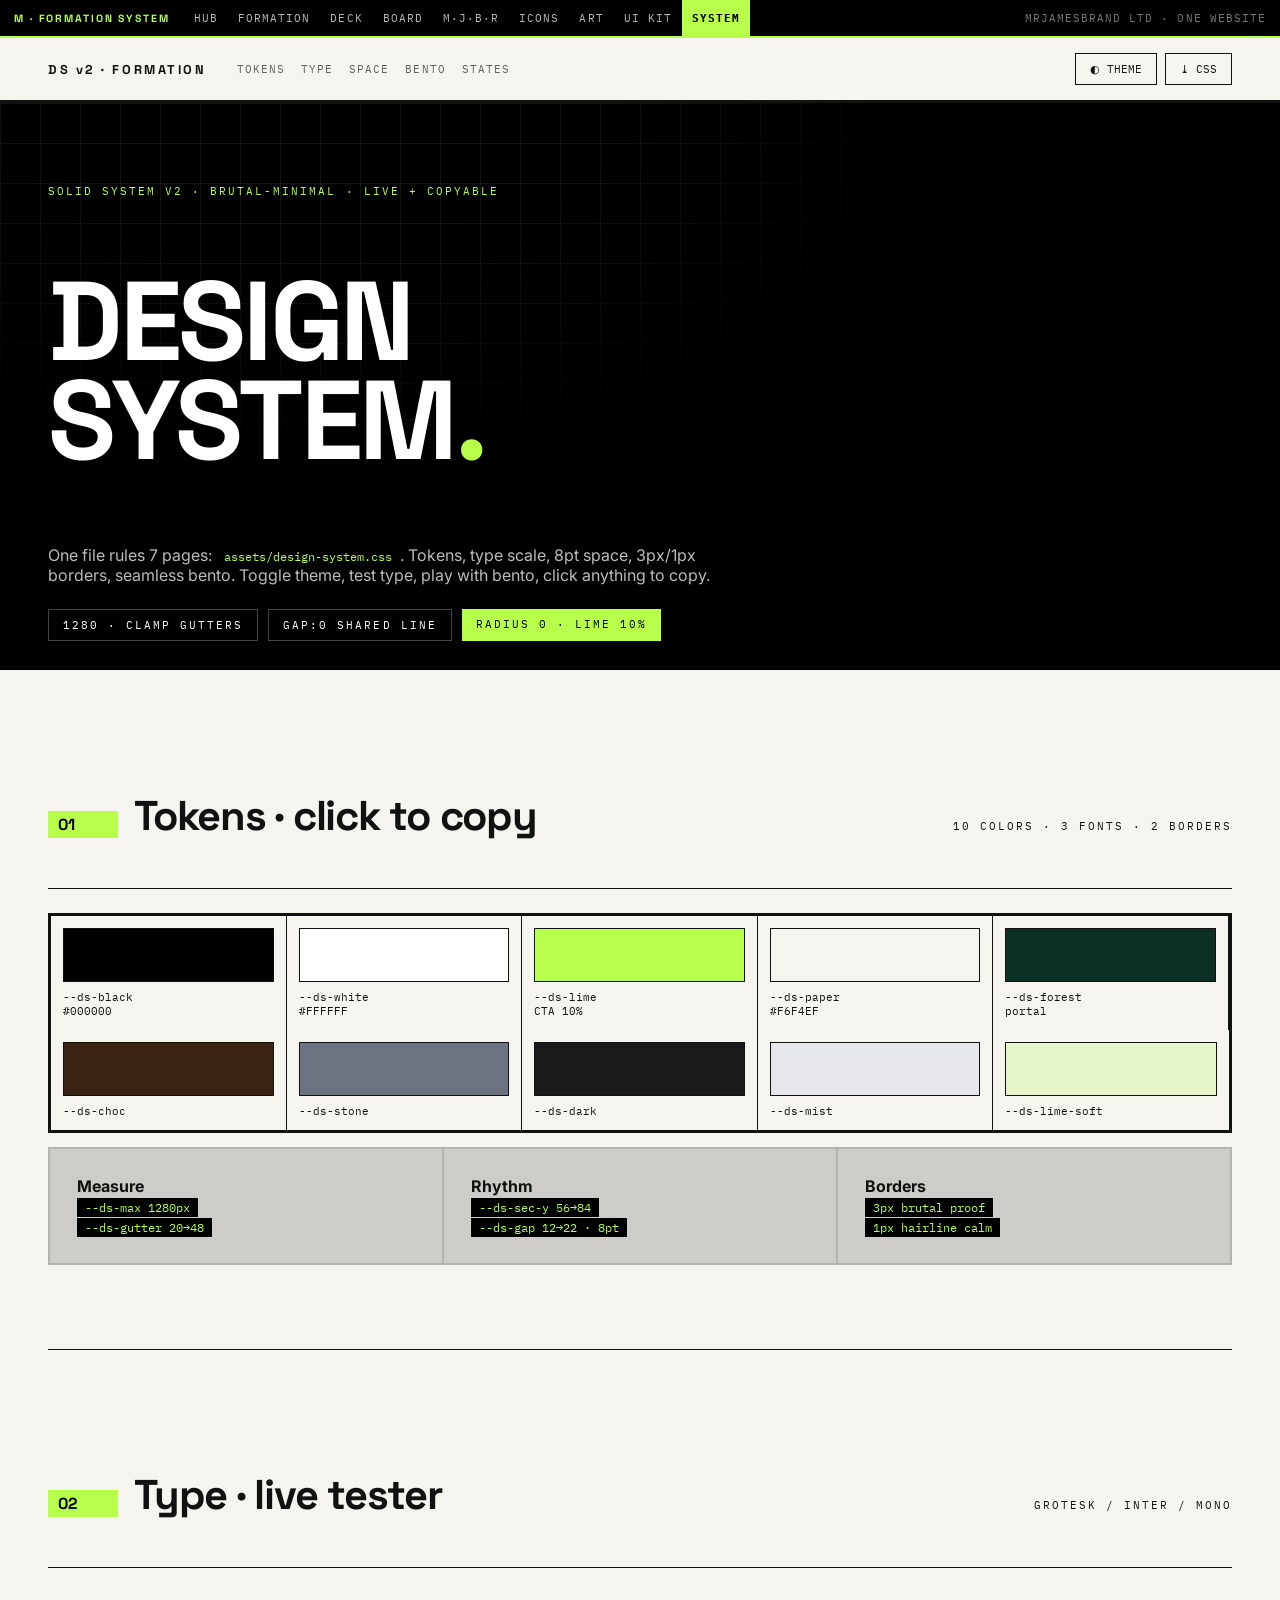
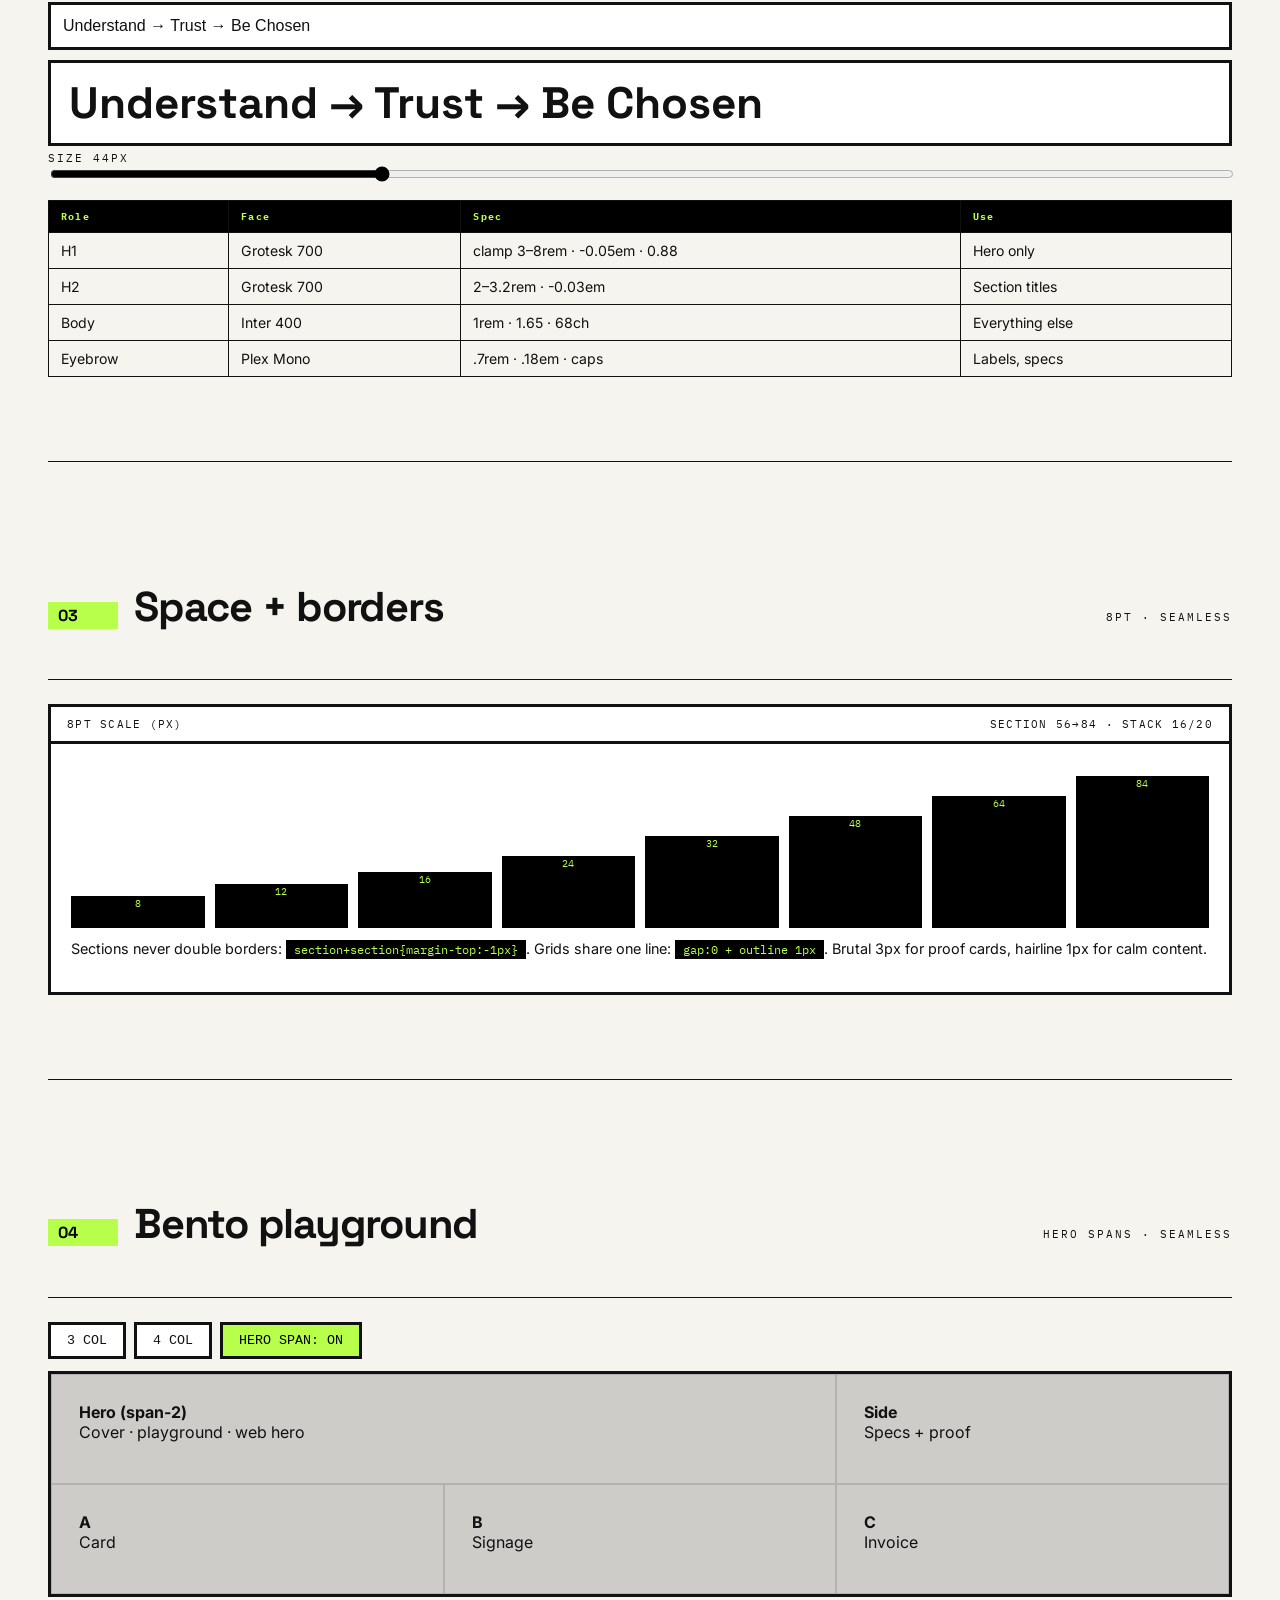
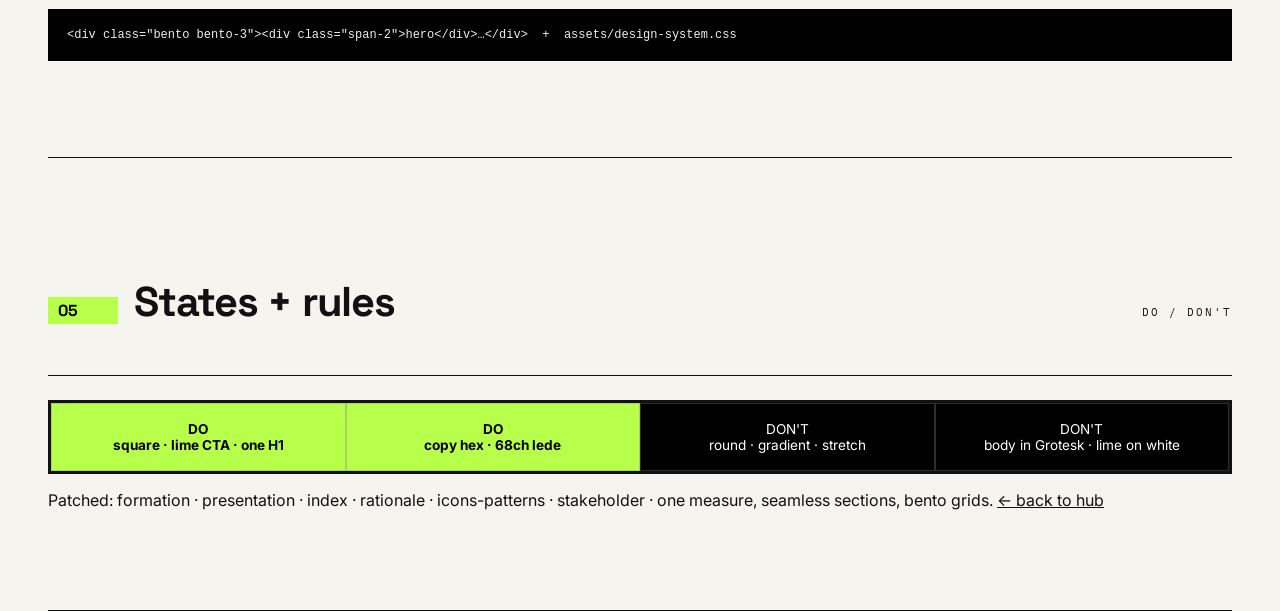
<file: design-system.html>
﻿<!DOCTYPE html>
<html lang="en" data-theme="light"><head><meta charset="UTF-8"><meta name="viewport" content="width=device-width,initial-scale=1">
<title>Design System v2 · MRJAMESBRAND Formation</title><link rel="icon" href="exports/favicon.svg">
<link rel="stylesheet" href="assets/design-system.css">
<link rel="stylesheet" href="assets/site.css">
<style>
:root{--ink:#111;--bg:#F6F4EF;--card:#fff;--line:#111}
[data-theme=dark]{--ink:#fff;--bg:#000;--card:#111;--line:rgba(255,255,255,.2)}
*{box-sizing:border-box}body{font-family:Inter,system-ui;background:var(--bg);color:var(--ink);margin:0;transition:.3s}
.wrap{max-width:1280px;margin:0 auto;padding:0 clamp(20px,4vw,48px)}
header{position:sticky;top:0;z-index:50;background:color-mix(in srgb,var(--bg) 88%,transparent);backdrop-filter:blur(10px);border-bottom:3px solid var(--ink)}
.hd{display:flex;align-items:center;gap:14px;height:62px}
.hd b{font-family:'Space Grotesk';letter-spacing:.2em;font-size:.8rem}
.hd nav{display:flex;gap:16px;margin-left:16px;font-family:'IBM Plex Mono';font-size:.66rem;letter-spacing:.1em}
.hd a{color:inherit;opacity:.65;text-decoration:none}.hd a:hover{opacity:1}
.tools{margin-left:auto;display:flex;gap:8px}
.tools button{border:1px solid var(--ink);background:none;color:inherit;font-family:'IBM Plex Mono';font-size:11px;padding:8px 14px;cursor:pointer}
.tools button.on,.tools button:hover{background:#B7FF4A;color:#000;border-color:#B7FF4A}
.hero{background:#000;color:#fff;padding:70px 0 0;position:relative;overflow:hidden;border-bottom:3px solid #000}
.hero::after{content:"";position:absolute;inset:0;background-image:linear-gradient(rgba(255,255,255,.08) 1px,transparent 1px),linear-gradient(90deg,rgba(255,255,255,.08) 1px,transparent 1px);background-size:40px 40px;mask-image:radial-gradient(800px 480px at 25% 0%,#000 30%,transparent 75%)}
h1{font-family:'Space Grotesk';font-size:clamp(3rem,9vw,7rem);line-height:.88;letter-spacing:-.05em;position:relative;z-index:2}
h1 span{color:#B7FF4A}h2{font-family:'Space Grotesk';font-size:clamp(1.6rem,3.4vw,2.6rem);letter-spacing:-.03em}
.eyebrow{font-family:'IBM Plex Mono';font-size:.68rem;letter-spacing:.18em;text-transform:uppercase}
section{padding:64px 0;border-bottom:3px solid var(--ink)}
.sec-head{display:grid;grid-template-columns:70px 1fr auto;gap:16px;align-items:baseline;border-bottom:1px solid var(--ink);padding-bottom:12px;margin-bottom:24px}
.num{font-family:'Space Grotesk';font-weight:700;background:#B7FF4A;color:#000;padding:3px 10px}
.card{background:var(--card);border:3px solid var(--ink);padding:0}
.card .hd2{border-bottom:3px solid var(--ink);padding:10px 16px;font-family:'IBM Plex Mono';font-size:.66rem;letter-spacing:.12em;display:flex;justify-content:space-between}
.card .bd{padding:20px}
code{background:#000;color:#B7FF4A;padding:2px 8px;font-family:'IBM Plex Mono';font-size:.75rem}
[data-theme=dark] code{background:#B7FF4A;color:#000}
pre{background:#000;color:#eee;padding:16px;overflow:auto;font-size:.75rem;border:3px solid #000}
.tok{display:grid;grid-template-columns:repeat(5,1fr);border:3px solid var(--ink)}
.tok>div{padding:12px;font-family:'IBM Plex Mono';font-size:11px;border-right:1px solid var(--ink);cursor:pointer}
.tok>div:last-child{border-right:none}.tok i{display:block;height:54px;margin-bottom:8px;border:1px solid var(--ink)}
.tok>div:hover{background:#B7FF4A;color:#000}
table{width:100%;border-collapse:collapse;font-size:.88rem}
th,td{border:1px solid var(--ink);padding:9px 12px;text-align:left}
th{font-family:'IBM Plex Mono';font-size:.64rem;letter-spacing:.12em;background:#000;color:#B7FF4A}
.spbar{display:flex;align-items:flex-end;gap:10px;margin-top:12px}
.spbar div{flex:1;background:#000;color:#B7FF4A;font-family:'IBM Plex Mono';font-size:10px;text-align:center;border:1px solid #000}
#playBento{border:3px solid var(--ink)}
#playBento>div{min-height:110px}
#typePrev{font-family:'Space Grotesk';font-weight:700;font-size:44px;line-height:1;border:3px solid var(--ink);padding:18px;margin-top:10px;background:var(--card)}
#typeIn{width:100%;border:3px solid var(--ink);background:var(--card);color:inherit;padding:12px;margin-top:10px;font-size:1rem}
.dodont{display:grid;grid-template-columns:repeat(4,1fr);border:3px solid var(--ink)}
.dodont div{padding:18px;text-align:center;border-right:1px solid var(--ink);font-size:.85rem}
.dodont div:last-child{border-right:none}.bad{background:#000;color:#fff}.good{background:#B7FF4A;color:#000;font-weight:700}
#toast{position:fixed;bottom:26px;left:50%;transform:translateX(-50%);background:#000;color:#B7FF4A;font-family:'IBM Plex Mono';font-size:12px;padding:10px 22px;opacity:0;transition:.3s;z-index:99;border:1px solid #B7FF4A}
#toast.show{opacity:1}
.reveal{opacity:0;transform:translateY(14px);transition:.55s}.reveal.in{opacity:1;transform:none}
@media(max-width:900px){.tok{grid-template-columns:repeat(2,1fr)}.dodont{grid-template-columns:1fr 1fr}.hd nav{display:none}}
</style></head><body>
<header><div class="wrap hd"><b>DS v2 · FORMATION</b><nav><a href="#tokens">TOKENS</a><a href="#type">TYPE</a><a href="#space">SPACE</a><a href="#bento">BENTO</a><a href="#states">STATES</a></nav><div class="tools"><button id="thT">◐ THEME</button><button id="dlBtn">⤓ CSS</button></div></div></header>
<div class="hero"><div class="wrap">
<p class="eyebrow" style="color:#B7FF4A">Solid system v2 · brutal-minimal · live + copyable</p>
<h1>DESIGN<br>SYSTEM<span>.</span></h1>
<p style="color:#bbb;max-width:68ch;margin:14px 0 24px">One file rules 7 pages: <code>assets/design-system.css</code>. Tokens, type scale, 8pt space, 3px/1px borders, seamless bento. Toggle theme, test type, play with bento, click anything to copy.</p>
<div style="display:flex;gap:10px;flex-wrap:wrap;position:relative;z-index:2;margin-bottom:28px"><span class="eyebrow" style="border:1px solid #444;padding:8px 14px">1280 · CLAMP GUTTERS</span><span class="eyebrow" style="border:1px solid #444;padding:8px 14px">GAP:0 SHARED LINE</span><span class="eyebrow" style="background:#B7FF4A;color:#000;padding:8px 14px">RADIUS 0 · LIME 10%</span></div>
</div></div>
<div class="wrap">
<section id="tokens"><div class="sec-head"><span class="num">01</span><h2>Tokens · click to copy</h2><span class="eyebrow">10 colors · 3 fonts · 2 borders</span></div>
<div class="tok reveal" id="tokColors">
<div data-c="#000000"><i style="background:#000"></i>--ds-black<br>#000000</div><div data-c="#FFFFFF"><i style="background:#fff"></i>--ds-white<br>#FFFFFF</div><div data-c="#B7FF4A"><i style="background:#B7FF4A"></i>--ds-lime<br>CTA 10%</div><div data-c="#F6F4EF"><i style="background:#F6F4EF"></i>--ds-paper<br>#F6F4EF</div><div data-c="#0E2F26"><i style="background:#0E2F26"></i>--ds-forest<br>portal</div><div data-c="#3B2313"><i style="background:#3B2313"></i>--ds-choc</div><div data-c="#6B7280"><i style="background:#6B7280"></i>--ds-stone</div><div data-c="#1A1A1A"><i style="background:#1A1A1A"></i>--ds-dark</div><div data-c="#E5E7EB"><i style="background:#E5E7EB"></i>--ds-mist</div><div data-c="#E6F5C7"><i style="background:#E6F5C7"></i>--ds-lime-soft</div>
</div>
<div class="bento bento-3 reveal" style="display:grid;margin-top:14px"><div><b>Measure</b><br><code>--ds-max 1280px</code><br><code>--ds-gutter 20→48</code></div><div><b>Rhythm</b><br><code>--ds-sec-y 56→84</code><br><code>--ds-gap 12→22 · 8pt</code></div><div><b>Borders</b><br><code>3px brutal proof</code><br><code>1px hairline calm</code></div></div></section>
<section id="type"><div class="sec-head"><span class="num">02</span><h2>Type · live tester</h2><span class="eyebrow">GROTESK / INTER / MONO</span></div>
<input id="typeIn" value="Understand → Trust → Be Chosen" maxlength="60"><div id="typePrev">Understand → Trust → Be Chosen</div>
<label class="eyebrow">SIZE <span id="tsV">44</span>PX</label><input type="range" id="ts" min="24" max="96" value="44" style="width:100%;accent-color:#000">
<table style="margin-top:14px"><tr><th>Role</th><th>Face</th><th>Spec</th><th>Use</th></tr>
<tr><td>H1</td><td>Grotesk 700</td><td>clamp 3–8rem · -0.05em · 0.88</td><td>Hero only</td></tr>
<tr><td>H2</td><td>Grotesk 700</td><td>2–3.2rem · -0.03em</td><td>Section titles</td></tr>
<tr><td>Body</td><td>Inter 400</td><td>1rem · 1.65 · 68ch</td><td>Everything else</td></tr>
<tr><td>Eyebrow</td><td>Plex Mono</td><td>.7rem · .18em · caps</td><td>Labels, specs</td></tr></table></section>
<section id="space"><div class="sec-head"><span class="num">03</span><h2>Space + borders</h2><span class="eyebrow">8PT · SEAMLESS</span></div>
<div class="card reveal"><div class="hd2"><span>8PT SCALE (PX)</span><span>SECTION 56→84 · STACK 16/20</span></div><div class="bd"><div class="spbar"><div style="height:32px">8</div><div style="height:44px">12</div><div style="height:56px">16</div><div style="height:72px">24</div><div style="height:92px">32</div><div style="height:112px">48</div><div style="height:132px">64</div><div style="height:152px">84</div></div>
<p style="margin-top:12px;font-size:.9rem">Sections never double borders: <code>section+section{margin-top:-1px}</code>. Grids share one line: <code>gap:0 + outline 1px</code>. Brutal 3px for proof cards, hairline 1px for calm content.</p></div></div></section>
<section id="bento"><div class="sec-head"><span class="num">04</span><h2>Bento playground</h2><span class="eyebrow">HERO SPANS · SEAMLESS</span></div>
<div style="display:flex;gap:8px;margin-bottom:12px;flex-wrap:wrap"><button data-c="3" style="border:3px solid var(--ink);background:var(--card);color:inherit;padding:8px 16px;cursor:pointer;font-family:monospace">3 COL</button><button data-c="4" style="border:3px solid var(--ink);background:var(--card);color:inherit;padding:8px 16px;cursor:pointer;font-family:monospace">4 COL</button><button id="spanT" style="border:3px solid var(--ink);background:#B7FF4A;color:#000;padding:8px 16px;cursor:pointer;font-family:monospace">HERO SPAN: ON</button></div>
<div class="bento bento-3 reveal" id="playBento"><div class="span-2"><b>Hero (span-2)</b><br>Cover · playground · web hero</div><div><b>Side</b><br>Specs + proof</div><div><b>A</b><br>Card</div><div><b>B</b><br>Signage</div><div><b>C</b><br>Invoice</div></div>
<pre style="margin-top:12px">&lt;div class="bento bento-3"&gt;&lt;div class="span-2"&gt;hero&lt;/div&gt;…&lt;/div&gt;  +  assets/design-system.css</pre></section>
<section id="states"><div class="sec-head"><span class="num">05</span><h2>States + rules</h2><span class="eyebrow">DO / DON'T</span></div>
<div class="dodont reveal"><div class="good">DO<br>square · lime CTA · one H1</div><div class="good">DO<br>copy hex · 68ch lede</div><div class="bad">DON'T<br>round · gradient · stretch</div><div class="bad">DON'T<br>body in Grotesk · lime on white</div></div>
<p style="margin-top:16px">Patched: formation · presentation · index · rationale · icons-patterns · stakeholder · one measure, seamless sections, bento grids. <a href="stakeholder.html" style="color:inherit">← back to hub</a></p></section>
</div>
<div id="toast">COPIED</div>
<script>
function toast(m){let t=document.getElementById('toast');t.textContent=m;t.classList.add('show');setTimeout(()=>t.classList.remove('show'),1300)}
thT.onclick=()=>{let r=document.documentElement;r.dataset.theme=r.dataset.theme=='light'?'dark':'light'};
dlBtn.onclick=async()=>{try{let t=await(await fetch('assets/design-system.css')).text();await navigator.clipboard.writeText(t);toast('CSS COPIED · PASTE TO FILE')}catch(e){toast('OPEN assets/design-system.css')}};
document.querySelectorAll('#tokColors>div').forEach(d=>d.onclick=async()=>{try{await navigator.clipboard.writeText(d.dataset.c);toast(d.dataset.c+' COPIED')}catch(e){toast(d.dataset.c)}});
typeIn.oninput=()=>typePrev.textContent=typeIn.value||'Type…';ts.oninput=()=>{tsV.textContent=ts.value;typePrev.style.fontSize=ts.value+'px'};
document.querySelectorAll('[data-c]').forEach(b=>{if(b.tagName!='BUTTON')return;b.onclick=()=>{let p=document.getElementById('playBento');p.className='bento reveal in bento-'+b.dataset.c;toast(b.dataset.c+' COL')}});
spanT.onclick=()=>{let h=document.querySelector('#playBento>div');h.classList.toggle('span-2');spanT.textContent=h.classList.contains('span-2')?'HERO SPAN: ON':'HERO SPAN: OFF'};
let io=new IntersectionObserver(es=>es.forEach(e=>{if(e.isIntersecting)e.target.classList.add('in')}),{threshold:.1});document.querySelectorAll('.reveal').forEach(x=>io.observe(x));
</script><script src="assets/site.js"></script>
</body></html>
</file>
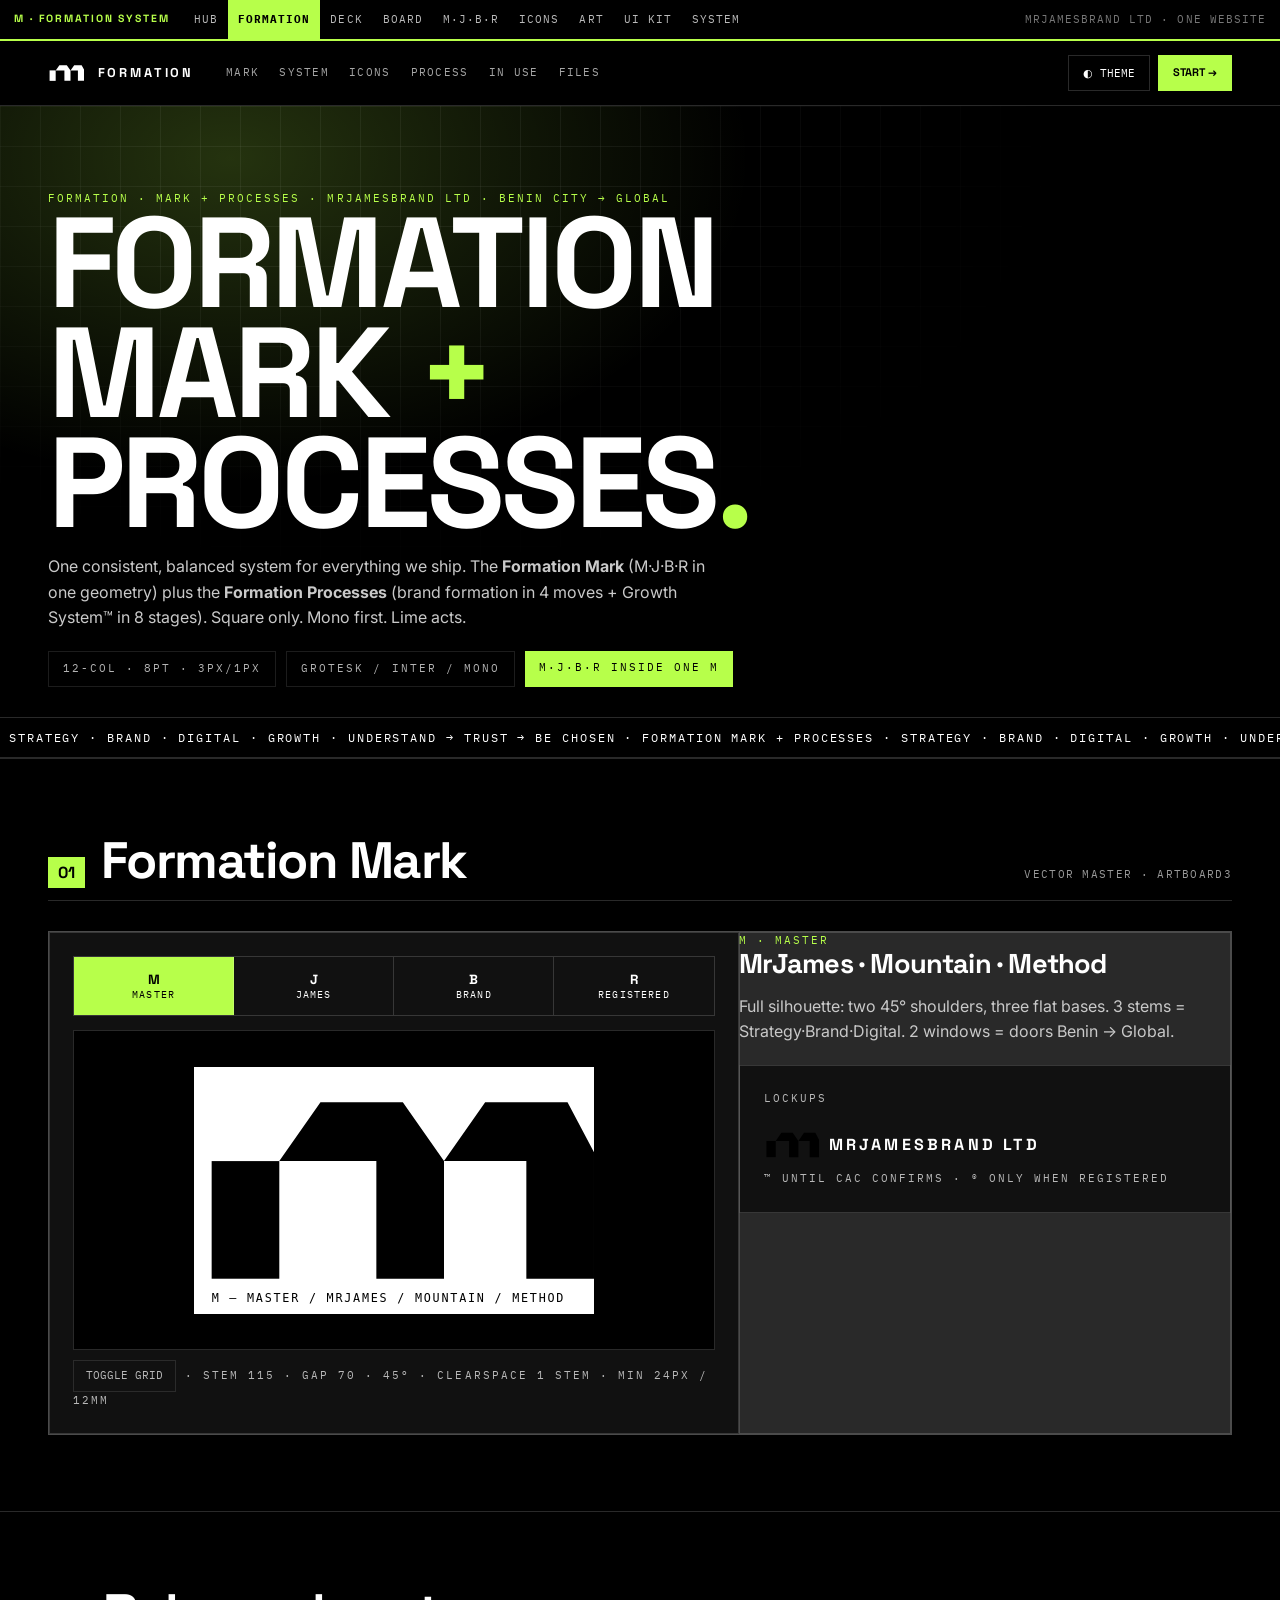
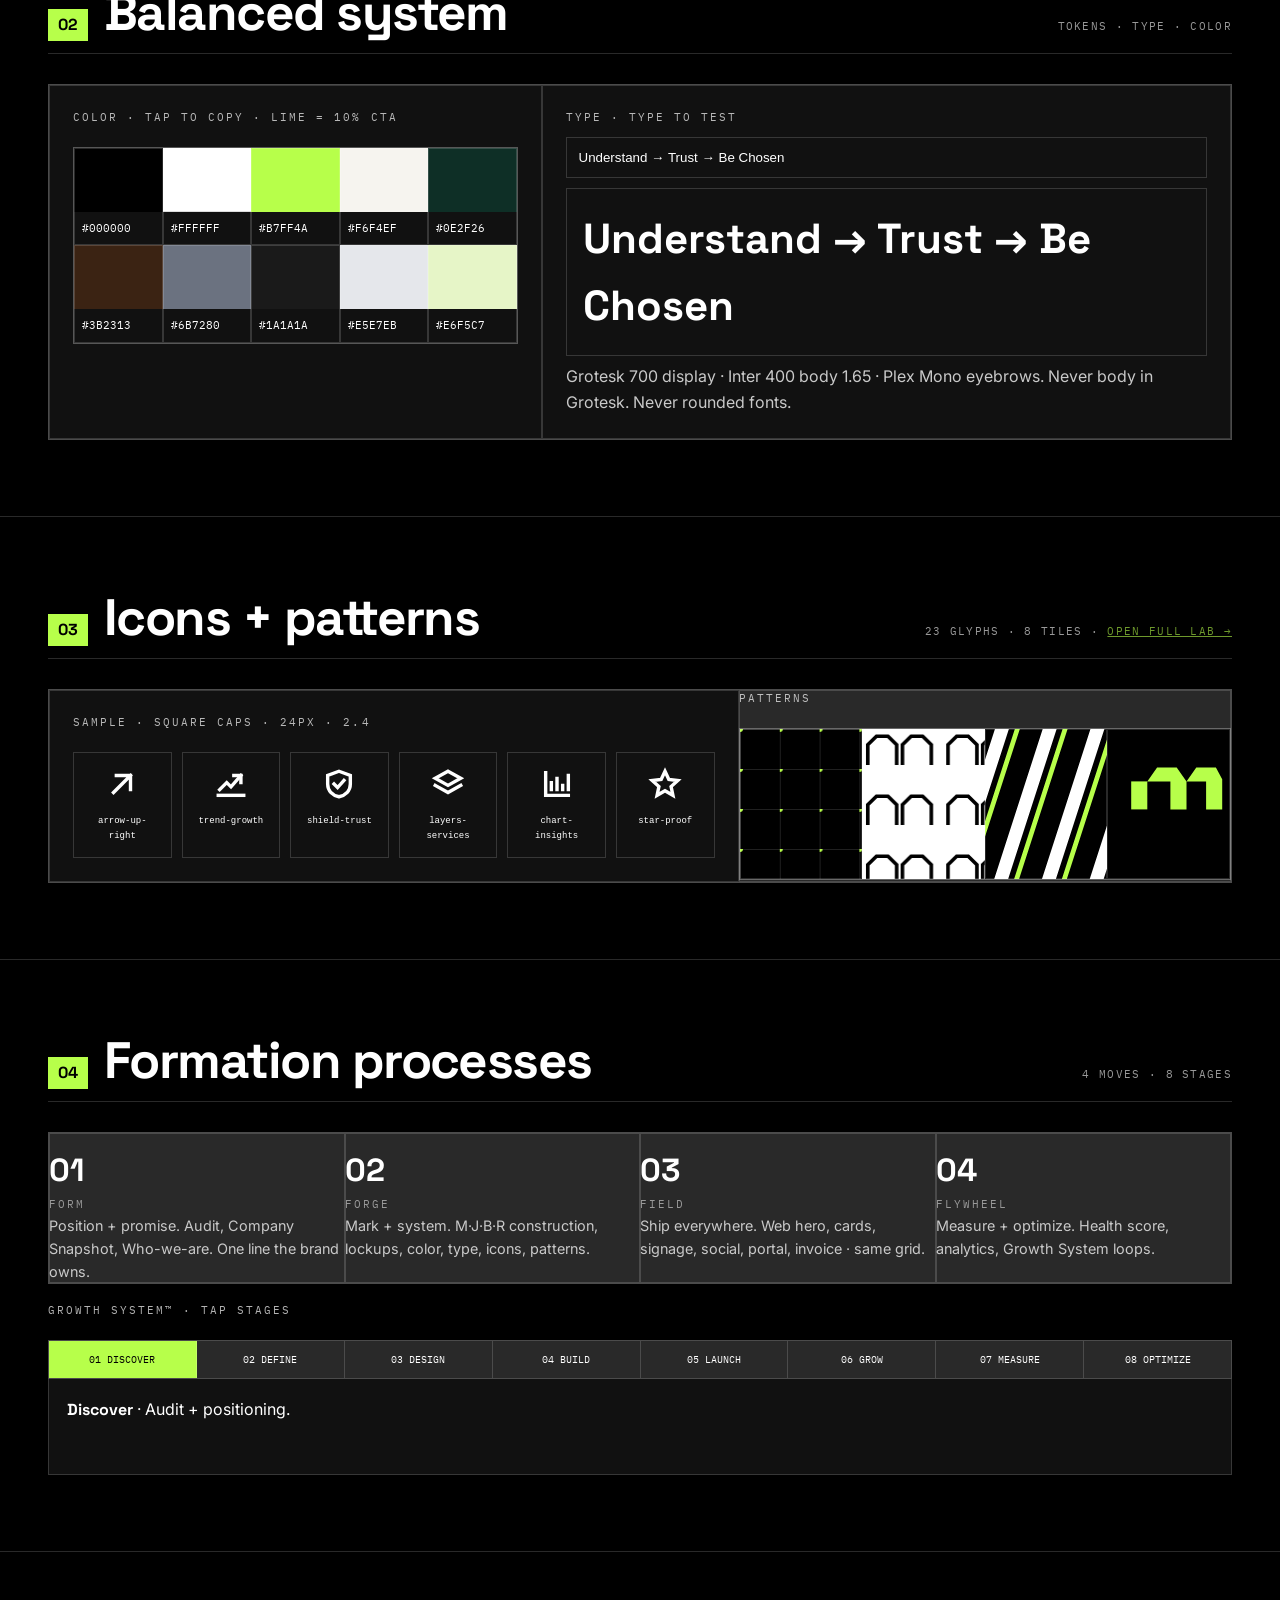
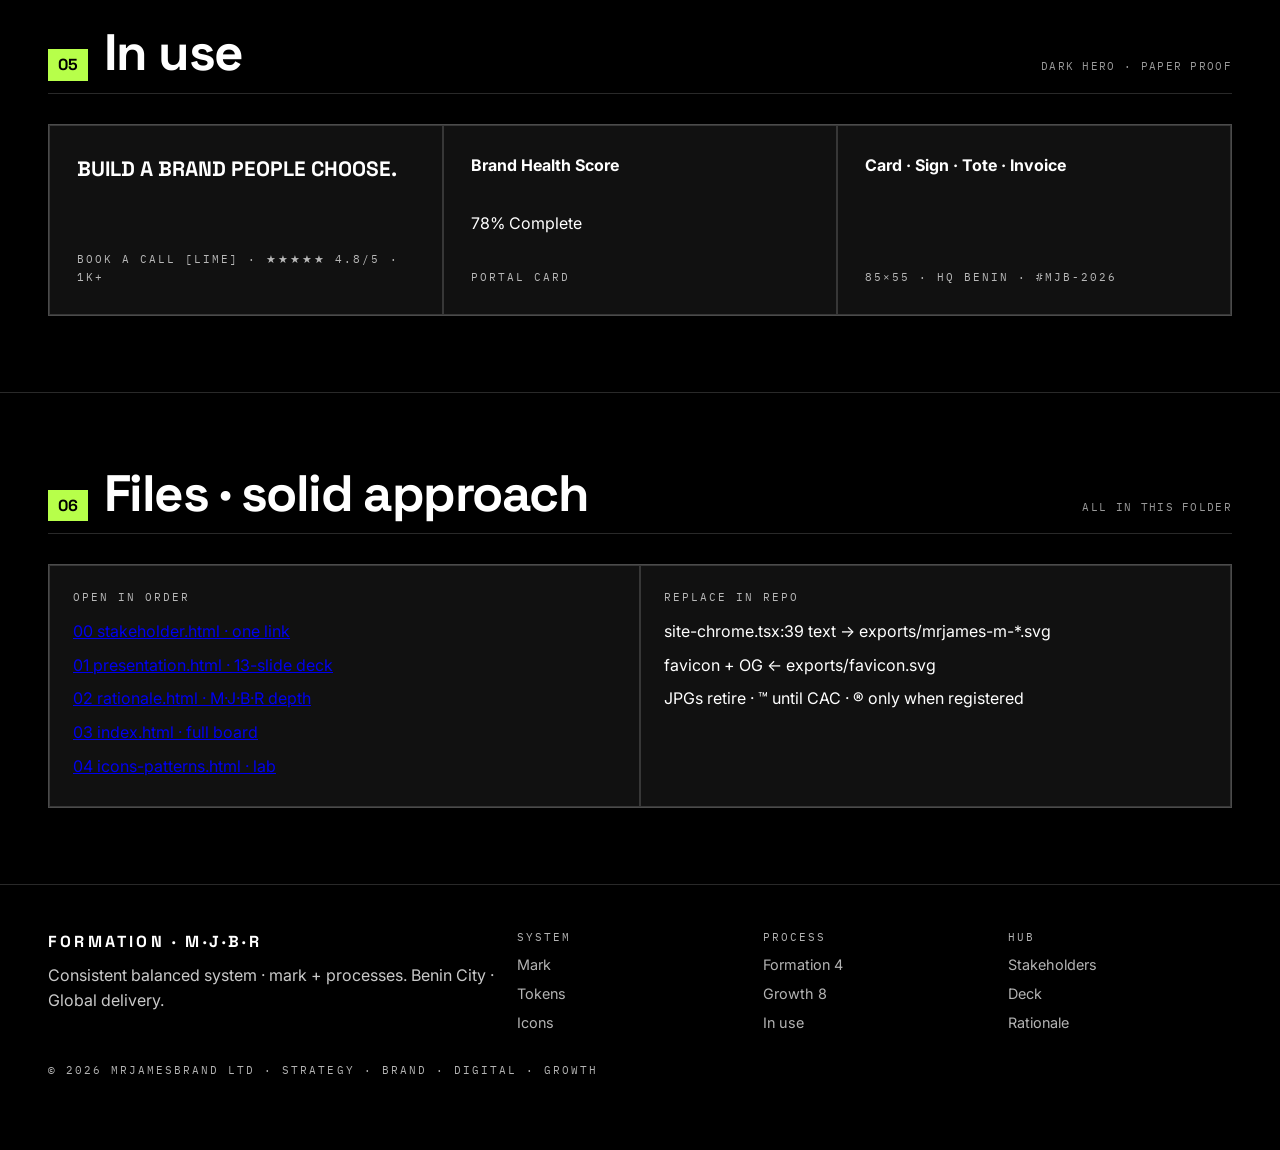
<file: formation.html>
﻿<!DOCTYPE html>
<html lang="en" data-theme="dark"><head><meta charset="UTF-8"><meta name="viewport" content="width=device-width,initial-scale=1">
<title>Formation · Mark + Processes · MRJAMESBRAND LTD</title><link rel="icon" href="exports/favicon.svg">
<meta name="description" content="Formation: the consistent balanced system for MRJAMESBRAND LTD · the mark (M·J·B·R) and the processes (brand formation + Growth System).">
<style>
@import url('https://fonts.googleapis.com/css2?family=Space+Grotesk:wght@500;700&family=Inter:wght@400;500;600&family=IBM+Plex+Mono:wght@400;500&display=swap');
:root{--black:#000;--dark:#1A1A1A;--white:#fff;--paper:#F6F4EF;--mist:#E5E7EB;--stone:#6B7280;--lime:#B7FF4A;--lime2:#C8FF7A;--forest:#0E2F26;--max:1280px;--g:clamp(20px,4vw,64px)}
[data-theme=light]{--bg:#fff;--bg2:#F6F4EF;--ink:#000;--mut:#444;--line:#000;--card:#fff}
[data-theme=dark]{--bg:#000;--bg2:#0c0c0c;--ink:#fff;--mut:#c9c9c9;--line:rgba(255,255,255,.16);--card:#111}
*{box-sizing:border-box;margin:0}html{scroll-behavior:smooth}
body{background:var(--bg);color:var(--ink);font-family:Inter,system-ui;line-height:1.6;transition:background .3s,color .3s}
.eyebrow{font-family:'IBM Plex Mono';font-size:.7rem;letter-spacing:.18em;text-transform:uppercase;color:inherit;opacity:.7}
.eyebrow.lime{color:var(--lime);opacity:1}
.wrap{max-width:var(--max);margin:0 auto;padding:0 var(--g)}
header{position:sticky;top:0;z-index:60;background:color-mix(in srgb,var(--bg) 90%,transparent);backdrop-filter:blur(10px);border-bottom:1px solid var(--line)}
.hd{display:flex;align-items:center;gap:14px;height:64px}
.hd b{font-family:'Space Grotesk';letter-spacing:.22em;font-size:.8rem}
.hd img{height:22px}
nav.main{display:flex;gap:20px;margin-left:18px;font-family:'IBM Plex Mono';font-size:.68rem;letter-spacing:.12em}
nav.main a{color:inherit;opacity:.65;text-decoration:none}nav.main a:hover{opacity:1;color:var(--lime)}
.tools{margin-left:auto;display:flex;gap:8px}
.tools button,.tools a{background:transparent;border:1px solid var(--line);color:inherit;font-family:'IBM Plex Mono';font-size:11px;padding:8px 14px;cursor:pointer;text-decoration:none}
.tools .cta{background:var(--lime);color:#000;border-color:var(--lime);font-family:'Space Grotesk';font-weight:700}
#progress{position:fixed;top:0;left:0;height:3px;background:var(--lime);width:0;z-index:99}
.hero{position:relative;overflow:hidden;padding:84px 0 0;border-bottom:1px solid var(--line)}
.hero::before{content:"";position:absolute;inset:0;background:radial-gradient(800px 500px at 18% 8%,rgba(183,255,74,.2),transparent 65%)}
.hero::after{content:"";position:absolute;inset:0;background-image:linear-gradient(var(--line) 1px,transparent 1px),linear-gradient(90deg,var(--line) 1px,transparent 1px);background-size:40px 40px;opacity:.35;mask-image:radial-gradient(900px 560px at 30% 8%,#000 25%,transparent 75%)}
h1{font-family:'Space Grotesk';font-weight:700;font-size:clamp(3rem,10vw,8.5rem);line-height:.86;letter-spacing:-.05em;position:relative;z-index:2}
h1 span{color:var(--lime)}h2{font-family:'Space Grotesk';font-size:clamp(1.9rem,4vw,3.2rem);letter-spacing:-.03em;line-height:1}
.lede{color:var(--mut);max-width:68ch}
section{padding:76px 0;border-bottom:1px solid var(--line)}
.sec-head{display:flex;align-items:baseline;gap:16px;border-bottom:1px solid var(--line);padding-bottom:12px;margin-bottom:30px}
.sec-head .n{font-family:'Space Grotesk';font-weight:700;background:var(--lime);color:#000;padding:3px 10px}
.sec-head p{margin-left:auto;font-family:'IBM Plex Mono';font-size:.68rem;letter-spacing:.12em;opacity:.6}
.grid12{display:grid;grid-template-columns:repeat(12,1fr);gap:22px}
.card{background:var(--card);border:1px solid var(--line);padding:24px;transition:transform .3s,border-color .3s}
.card:hover{transform:translateY(-4px);border-color:var(--lime)}
.marquee{overflow:hidden;white-space:nowrap;border-top:1px solid var(--line);border-bottom:1px solid var(--line)}
.marquee div{display:inline-block;padding:10px 0;animation:mq 20s linear infinite;font-family:'IBM Plex Mono';font-size:12px;letter-spacing:.16em}
@keyframes mq{to{transform:translateX(-50%)}}
.stage{background:#000;border:1px solid var(--line);min-height:320px;display:flex;align-items:center;justify-content:center;position:relative;color:#fff}
.stage.showgrid::after{content:"";position:absolute;inset:0;background-image:linear-gradient(rgba(183,255,74,.18) 1px,transparent 1px),linear-gradient(90deg,rgba(183,255,74,.18) 1px,transparent 1px);background-size:28px 28px}
.stage img{width:min(400px,80%);z-index:2}
.seg{display:flex;border:1px solid var(--line);margin-bottom:14px;flex-wrap:wrap}.seg button{flex:1;background:transparent;border:none;border-right:1px solid var(--line);color:inherit;font-family:'Space Grotesk';font-weight:700;padding:14px;cursor:pointer;min-width:90px}.seg button:last-child{border-right:none}.seg button.on{background:var(--lime);color:#000}
.seg small{display:block;font-family:'IBM Plex Mono';font-weight:400;font-size:.6rem;letter-spacing:.12em}
.swatches{display:grid;grid-template-columns:repeat(5,1fr);gap:10px}.sw{border:1px solid var(--line);cursor:pointer;background:var(--card)}.sw i{display:block;height:64px}.sw div{padding:8px;font-family:'IBM Plex Mono';font-size:11px}
.steps{display:grid;grid-template-columns:repeat(4,1fr);gap:12px}.step{border-top:3px solid var(--lime);padding-top:12px}.step b{font-family:'Space Grotesk';font-size:2rem}.step p{font-size:.9rem;color:var(--mut)}
.gtabs{display:flex;gap:0;border:1px solid var(--line);flex-wrap:wrap;margin-top:12px}.gtabs button{flex:1;background:transparent;border:none;border-right:1px solid var(--line);color:inherit;font-family:'IBM Plex Mono';font-size:10px;padding:12px 6px;cursor:pointer;min-width:100px}.gtabs button:last-child{border-right:none}.gtabs button.on{background:var(--lime);color:#000}
#gpanel{border:1px solid var(--line);border-top:none;padding:18px;min-height:96px;background:var(--card)}
.tiles{display:grid;grid-template-columns:repeat(4,1fr);gap:12px}.tile{border:1px solid var(--line);height:150px;background-size:auto;background-repeat:repeat;cursor:pointer}
.mockrow{display:grid;grid-template-columns:repeat(3,1fr);gap:12px}.mock{border:1px solid var(--line);background:var(--card);min-height:190px;padding:18px;display:flex;flex-direction:column;gap:8px;justify-content:space-between}
footer{padding:44px 0 70px}.foot{display:grid;grid-template-columns:2fr 1fr 1fr 1fr;gap:22px}.foot a{color:inherit;opacity:.7;text-decoration:none;display:block;margin:6px 0;font-size:.9rem}.foot a:hover{opacity:1;color:var(--lime)}
#toast{position:fixed;bottom:26px;left:50%;transform:translateX(-50%);background:var(--lime);color:#000;font-family:'IBM Plex Mono';font-size:12px;padding:10px 22px;opacity:0;transition:.3s;z-index:99}#toast.show{opacity:1}
.reveal{opacity:0;transform:translateY(16px);transition:.6s}.reveal.in{opacity:1;transform:none}
input[type=text]{width:100%;background:var(--card);border:1px solid var(--line);color:inherit;padding:12px;margin-top:10px}
#typePrev{font-family:'Space Grotesk';font-weight:700;font-size:42px;border:1px solid var(--line);padding:16px;margin-top:10px;background:var(--card)}
@media(max-width:900px){.grid12{grid-template-columns:1fr}.grid12>*{grid-column:auto!important}nav.main{display:none}.steps,.mockrow,.tiles{grid-template-columns:1fr 1fr}.swatches{grid-template-columns:repeat(3,1fr)}.foot{grid-template-columns:1fr 1fr}}
</style><link rel="stylesheet" href="assets/design-system.css">
<link rel="stylesheet" href="assets/site.css">
</head><body>
<div id="progress"></div>
<header><div class="wrap hd"><img id="hdMark" src="exports/mrjames-m-reversed.svg" alt="M"><b>FORMATION</b>
<nav class="main"><a href="#mark">MARK</a><a href="#system">SYSTEM</a><a href="#icons">ICONS</a><a href="#process">PROCESS</a><a href="#use">IN&nbsp;USE</a><a href="#files">FILES</a></nav>
<div class="tools"><button id="thT">◐ THEME</button><a class="cta" href="#files">START →</a></div></div></header>

<div class="hero"><div class="wrap">
<p class="eyebrow lime">Formation · Mark + Processes · MRJAMESBRAND LTD · Benin City → Global</p>
<h1>FORMATION<br>MARK <span>+</span><br>PROCESSES<span>.</span></h1>
<p class="lede" style="margin:16px 0 20px">One consistent, balanced system for everything we ship. The <b>Formation Mark</b> (M·J·B·R in one geometry) plus the <b>Formation Processes</b> (brand formation in 4 moves + Growth System™ in 8 stages). Square only. Mono first. Lime acts.</p>
<div style="display:flex;gap:10px;flex-wrap:wrap;position:relative;z-index:2;margin-bottom:30px"><span class="eyebrow" style="border:1px solid var(--line);padding:8px 14px">12-COL · 8PT · 3PX/1PX</span><span class="eyebrow" style="border:1px solid var(--line);padding:8px 14px">GROTESK / INTER / MONO</span><span class="eyebrow" style="background:var(--lime);color:#000;padding:8px 14px;opacity:1">M·J·B·R INSIDE ONE M</span></div>
</div><div class="marquee"><div>&nbsp;STRATEGY · BRAND · DIGITAL · GROWTH · UNDERSTAND → TRUST → BE CHOSEN · FORMATION MARK + PROCESSES ·&nbsp;STRATEGY · BRAND · DIGITAL · GROWTH · UNDERSTAND → TRUST → BE CHOSEN · FORMATION MARK + PROCESSES ·</div></div></div>

<section id="mark"><div class="wrap">
<div class="sec-head"><span class="n">01</span><h2>Formation Mark</h2><p>VECTOR MASTER · ARTBOARD3</p></div>
<div class="grid12">
<div class="card reveal" style="grid-column:span 7"><div class="seg" id="seg"><button data-f="anatomy-m" class="on">M<small>MASTER</small></button><button data-f="anatomy-j">J<small>JAMES</small></button><button data-f="anatomy-b">B<small>BRAND</small></button><button data-f="anatomy-r">R<small>REGISTERED</small></button></div>
<div class="stage" id="stage"><img id="layerImg" src="assets/rationale/anatomy-m.svg" alt="mark layers"></div>
<p class="eyebrow" style="margin-top:10px"><button id="gridT" style="background:none;border:1px solid var(--line);color:inherit;font:inherit;padding:6px 12px;cursor:pointer">TOGGLE GRID</button> · STEM 115 · GAP 70 · 45° · CLEARSPACE 1 STEM · MIN 24PX / 12MM</p></div>
<div class="reveal" style="grid-column:span 5"><p class="eyebrow lime" id="layerKicker">M · MASTER</p><h2 id="layerName" style="font-size:1.7rem">MrJames · Mountain · Method</h2>
<p class="lede" id="layerDesc" style="margin-top:10px">Full silhouette: two 45° shoulders, three flat bases. 3 stems = Strategy·Brand·Digital. 2 windows = doors Benin → Global.</p>
<ul id="layerPts" style="margin-top:12px;line-height:1.8"></ul>
<div class="card" style="margin-top:14px"><p class="eyebrow">Lockups</p><div style="display:flex;gap:10px;margin-top:10px;align-items:center"><img src="exports/mrjames-m-primary.svg" style="height:34px" class="themed"><b style="font-family:'Space Grotesk';letter-spacing:.2em">MRJAMESBRAND LTD</b></div><p class="eyebrow" style="margin-top:8px">™ UNTIL CAC CONFIRMS · ® ONLY WHEN REGISTERED</p></div></div>
</div></div></section>

<section id="system"><div class="wrap">
<div class="sec-head"><span class="n">02</span><h2>Balanced system</h2><p>TOKENS · TYPE · COLOR</p></div>
<div class="grid12">
<div class="card reveal" style="grid-column:span 5"><p class="eyebrow">Color · tap to copy · lime = 10% CTA</p><div class="swatches" id="sw" style="margin-top:10px">
<div class="sw" data-h="#000000"><i style="background:#000"></i><div>#000000</div></div><div class="sw" data-h="#FFFFFF"><i style="background:#fff;border-bottom:1px solid #ddd"></i><div>#FFFFFF</div></div><div class="sw" data-h="#B7FF4A"><i style="background:#B7FF4A"></i><div>#B7FF4A</div></div><div class="sw" data-h="#F6F4EF"><i style="background:#F6F4EF"></i><div>#F6F4EF</div></div><div class="sw" data-h="#0E2F26"><i style="background:#0E2F26"></i><div>#0E2F26</div></div><div class="sw" data-h="#3B2313"><i style="background:#3B2313"></i><div>#3B2313</div></div><div class="sw" data-h="#6B7280"><i style="background:#6B7280"></i><div>#6B7280</div></div><div class="sw" data-h="#1A1A1A"><i style="background:#1A1A1A"></i><div>#1A1A1A</div></div><div class="sw" data-h="#E5E7EB"><i style="background:#E5E7EB"></i><div>#E5E7EB</div></div><div class="sw" data-h="#E6F5C7"><i style="background:#E6F5C7"></i><div>#E6F5C7</div></div></div></div>
<div class="card reveal" style="grid-column:span 7"><p class="eyebrow">Type · type to test</p>
<input type="text" id="typeIn" value="Understand → Trust → Be Chosen" maxlength="60"><div id="typePrev">Understand → Trust → Be Chosen</div>
<p class="lede" style="margin-top:8px">Grotesk 700 display · Inter 400 body 1.65 · Plex Mono eyebrows. Never body in Grotesk. Never rounded fonts.</p></div>
</div></div></section>

<section id="icons"><div class="wrap">
<div class="sec-head"><span class="n">03</span><h2>Icons + patterns</h2><p>23 GLYPHS · 8 TILES · <a href="icons-patterns.html" style="color:var(--lime)">OPEN FULL LAB →</a></p></div>
<div class="grid12"><div class="card reveal" style="grid-column:span 7"><p class="eyebrow">Sample · square caps · 24px · 2.4</p><div id="iconRow" style="display:grid;grid-template-columns:repeat(6,1fr);gap:10px;margin-top:12px"></div></div>
<div class="reveal" style="grid-column:span 5"><p class="eyebrow">Patterns</p><div class="tiles" style="margin-top:10px" id="patRow"></div></div></div>
</div></section>

<section id="process"><div class="wrap">
<div class="sec-head"><span class="n">04</span><h2>Formation processes</h2><p>4 MOVES · 8 STAGES</p></div>
<div class="steps reveal">
<div class="step"><b>01</b><p class="eyebrow">Form</p><p>Position + promise. Audit, Company Snapshot, Who-we-are. One line the brand owns.</p></div>
<div class="step"><b>02</b><p class="eyebrow">Forge</p><p>Mark + system. M·J·B·R construction, lockups, color, type, icons, patterns.</p></div>
<div class="step"><b>03</b><p class="eyebrow">Field</p><p>Ship everywhere. Web hero, cards, signage, social, portal, invoice · same grid.</p></div>
<div class="step"><b>04</b><p class="eyebrow">Flywheel</p><p>Measure + optimize. Health score, analytics, Growth System loops.</p></div>
</div>
<p class="eyebrow" style="margin:18px 0 0">Growth System™ · tap stages</p>
<div class="gtabs" id="gtabs"></div><div id="gpanel">Select a stage.</div>
</div></section>

<section id="use"><div class="wrap">
<div class="sec-head"><span class="n">05</span><h2>In use</h2><p>DARK HERO · PAPER PROOF</p></div>
<div class="mockrow reveal"><div class="mock"><b style="font-family:'Space Grotesk';font-size:1.3rem">BUILD A BRAND PEOPLE CHOOSE.</b><p class="eyebrow">BOOK A CALL [LIME] · ★★★★★ 4.8/5 · 1K+</p></div>
<div class="mock"><b>Brand Health Score</b><p>78% Complete</p><p class="eyebrow">PORTAL CARD</p></div>
<div class="mock"><b>Card · Sign · Tote · Invoice</b><p class="eyebrow">85×55 · HQ BENIN · #MJB-2026</p></div></div>
</div></section>

<section id="files"><div class="wrap">
<div class="sec-head"><span class="n">06</span><h2>Files · solid approach</h2><p>ALL IN THIS FOLDER</p></div>
<div class="grid12">
<div class="card reveal" style="grid-column:span 6"><p class="eyebrow">Open in order</p><p style="line-height:2.1;margin-top:8px"><a href="stakeholder.html">00 stakeholder.html · one link</a><br><a href="presentation.html">01 presentation.html · 13-slide deck</a><br><a href="rationale.html">02 rationale.html · M·J·B·R depth</a><br><a href="index.html">03 index.html · full board</a><br><a href="icons-patterns.html">04 icons-patterns.html · lab</a></p></div>
<div class="card reveal" style="grid-column:span 6"><p class="eyebrow">Replace in repo</p><p style="line-height:2.1;margin-top:8px">site-chrome.tsx:39 text → exports/mrjames-m-*.svg<br>favicon + OG ← exports/favicon.svg<br>JPGs retire · ™ until CAC · ® only when registered</p></div>
</div></div></section>

<footer><div class="wrap foot">
<div><b style="font-family:'Space Grotesk';letter-spacing:.2em">FORMATION · M·J·B·R</b><p class="lede" style="margin-top:8px">Consistent balanced system · mark + processes. Benin City · Global delivery.</p></div>
<div><p class="eyebrow">System</p><a href="#mark">Mark</a><a href="#system">Tokens</a><a href="#icons">Icons</a></div>
<div><p class="eyebrow">Process</p><a href="#process">Formation 4</a><a href="#process">Growth 8</a><a href="#use">In use</a></div>
<div><p class="eyebrow">Hub</p><a href="stakeholder.html">Stakeholders</a><a href="presentation.html">Deck</a><a href="rationale.html">Rationale</a></div>
</div><div class="wrap"><p class="eyebrow" style="margin-top:22px">© 2026 MRJAMESBRAND LTD · STRATEGY · BRAND · DIGITAL · GROWTH</p></div></footer>
<div id="toast">COPIED</div>
<script>
function toast(m){let t=document.getElementById('toast');t.textContent=m;t.classList.add('show');setTimeout(()=>t.classList.remove('show'),1300)}
// theme
let root=document.documentElement;function setTh(t){root.dataset.theme=t;hdMark.src=t=='dark'?'exports/mrjames-m-reversed.svg':'exports/mrjames-m-primary.svg'}
thT.onclick=()=>setTh(root.dataset.theme=='dark'?'light':'dark');setTh('dark');
// progress + reveal
addEventListener('scroll',()=>{let h=document.documentElement;progress.style.width=(h.scrollTop/(h.scrollHeight-h.clientHeight)*100)+'%'},{passive:true});
let io=new IntersectionObserver(es=>es.forEach(e=>{if(e.isIntersecting)e.target.classList.add('in')}),{threshold:.1});document.querySelectorAll('.reveal').forEach(x=>io.observe(x));
// layers
let L={"anatomy-m":["M · MASTER","MrJames · Mountain · Method","Full silhouette: two 45° shoulders, three flat bases. 3 stems = Strategy·Brand·Digital. 2 windows = doors.",["Stems carry the offer","Windows are choice","Base is trust"]],"anatomy-j":["J · JAMES","The founder's hook","Stem 01 + foot. Individual before system; craft and care.",["Bar = James","Foot = craft","Space above = growth"]],"anatomy-b":["B · BRAND","Twin-bowl structure","Two peaks, one valley spine. Midbar reveals B bowls · system and scale.",["Peaks = Brand + Digital","Midbar = method","Counters hold small"]],"anatomy-r":["R · REGISTERED","Bowl + leg + mark","Middle-peak bowl, diagonal leg to baseline, ® docked over stem 01.",["Bowl = promise","Leg = momentum","™ until CAC, ® when registered"]]};
document.querySelectorAll('#seg button').forEach(b=>b.onclick=()=>{document.querySelectorAll('#seg button').forEach(x=>x.classList.remove('on'));b.classList.add('on');layerImg.src='assets/rationale/'+b.dataset.f+'.svg';let d=L[b.dataset.f];document.getElementById('layerKicker').textContent=d[0];layerName.textContent=d[1];layerDesc.textContent=d[2];layerPts.innerHTML=d[3].map(x=>'<li>'+x+'</li>').join('')});
gridT.onclick=()=>stage.classList.toggle('showgrid');
// swatches
document.querySelectorAll('#sw .sw').forEach(s=>s.onclick=async()=>{try{await navigator.clipboard.writeText(s.dataset.h);toast(s.dataset.h+' COPIED')}catch(e){toast(s.dataset.h)}});
// type
typeIn.oninput=()=>typePrev.textContent=typeIn.value||'Type…';
// icons sample
["arrow-up-right","trend-growth","shield-trust","layers-services","chart-insights","star-proof"].forEach(async n=>{let t=await(await fetch('assets/icons/'+n+'.svg')).text();let d=document.createElement('div');d.style.cssText='border:1px solid var(--line);padding:14px;text-align:center';d.innerHTML=t+'<div style="font-family:monospace;font-size:9px;margin-top:6px">'+n+'</div>';d.querySelector('svg').setAttribute('width','34');d.querySelector('svg').setAttribute('height','34');iconRow.appendChild(d)});
// patterns sample
["pattern-blueprint","pattern-m-tessellation","pattern-slash-motion","pattern-lime-tape"].forEach(n=>{let d=document.createElement('div');d.className='tile';d.style.backgroundImage=`url('assets/patterns/${n}.svg')`;d.title=n;patRow.appendChild(d)});
// growth
let S=[['Discover','Audit + positioning.'],['Define','Strategy + messaging.'],['Design','Identity + system.'],['Build','Web + assets.'],['Launch','Rollout + PR.'],['Grow','Campaigns + CRM.'],['Measure','Health score.'],['Optimize','Refine + scale.']];
S.forEach((s,k)=>{let b=document.createElement('button');b.textContent='0'+(k+1)+' '+s[0].toUpperCase();b.onclick=()=>{gtabs.querySelectorAll('button').forEach(x=>x.classList.remove('on'));b.classList.add('on');gpanel.innerHTML='<b style="font-family:Space Grotesk">'+s[0]+'</b> · '+s[1]};if(!k){b.classList.add('on');gpanel.innerHTML='<b style="font-family:Space Grotesk">Discover</b> · Audit + positioning.'}gtabs.appendChild(b)});
</script><script src="assets/site.js"></script>
</body></html>
</file>
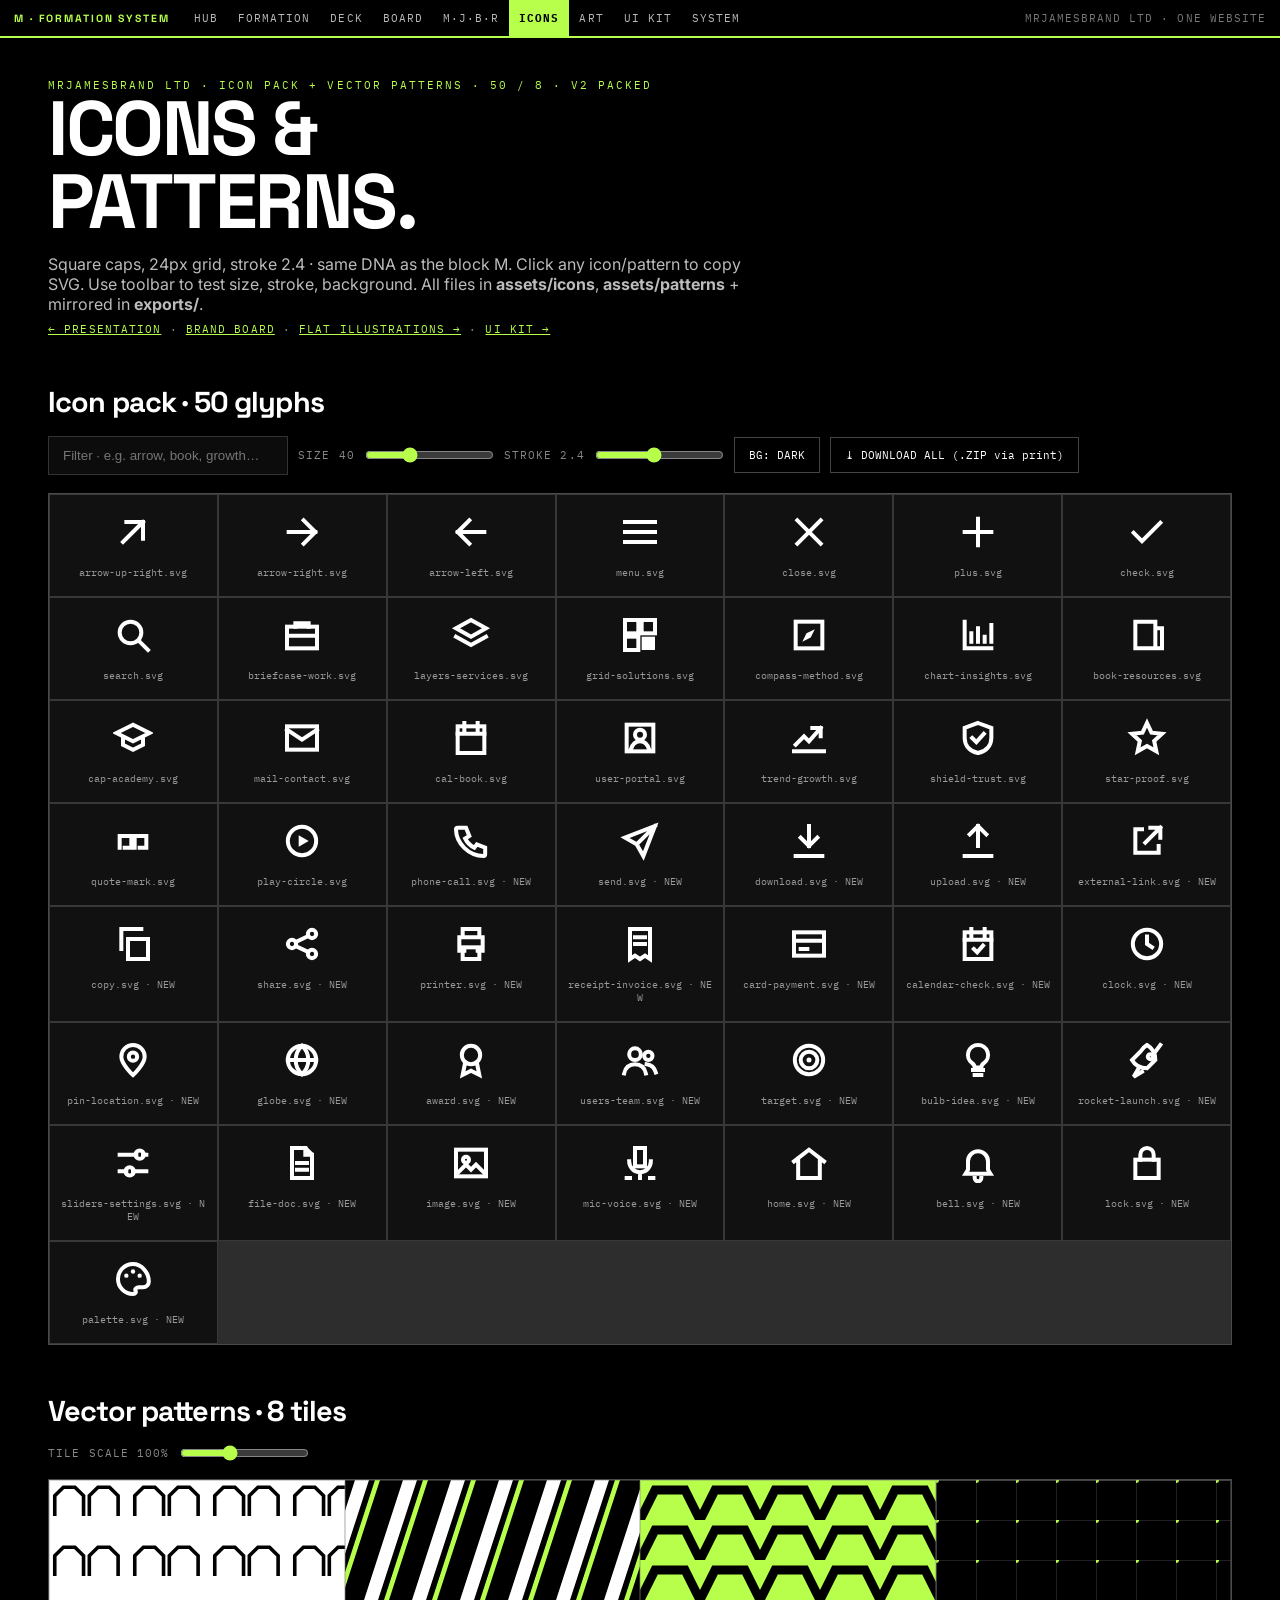
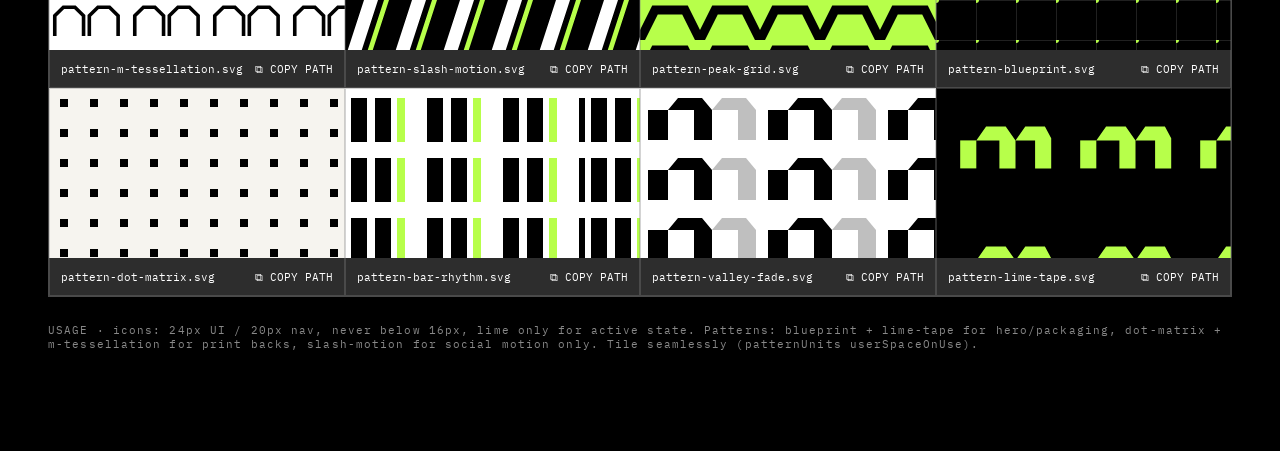
<file: icons-patterns.html>
﻿<!DOCTYPE html>
<html lang="en"><head><meta charset="UTF-8"><meta name="viewport" content="width=device-width,initial-scale=1">
<title>M Icons + Patterns · MRJAMESBRAND LTD</title><link rel="icon" href="exports/favicon.svg">
<style>
@import url('https://fonts.googleapis.com/css2?family=Space+Grotesk:wght@500;700&family=Inter:wght@400;500;600&family=IBM+Plex+Mono:wght@400;500&display=swap');
:root{--lime:#B7FF4A;--paper:#F6F4EF}*{box-sizing:border-box;margin:0}
body{font-family:Inter,system-ui;background:#000;color:#fff}
.wrap{max-width:1280px;margin:0 auto;padding:40px 28px}
.eyebrow{font-family:'IBM Plex Mono';font-size:.72rem;letter-spacing:.18em;color:var(--lime);text-transform:uppercase}
h1{font-family:'Space Grotesk';font-size:clamp(2.4rem,6vw,5rem);letter-spacing:-.04em;line-height:.95}
h2{font-family:'Space Grotesk';font-size:1.8rem;margin:48px 0 8px}
.toolbar{display:flex;gap:10px;flex-wrap:wrap;margin:18px 0;align-items:center}
.toolbar input[type=text]{background:#0c0c0c;border:1px solid #333;color:#fff;padding:11px 14px;min-width:240px}
.toolbar input[type=range]{accent-color:var(--lime)}
.toolbar button{background:transparent;border:1px solid #444;color:#fff;font-family:'IBM Plex Mono';font-size:11px;padding:10px 14px;cursor:pointer}
.toolbar button.on,.toolbar button:hover{background:var(--lime);color:#000;border-color:var(--lime)}
#iconGrid{display:grid;grid-template-columns:repeat(auto-fill,minmax(150px,1fr));gap:12px;margin-top:14px}
.icon{background:#111;border:1px solid rgba(255,255,255,.12);padding:18px 12px;text-align:center;cursor:pointer;transition:.25s}
.icon:hover{border-color:var(--lime);transform:translateY(-3px)}
.icon svg{margin:0 auto;color:#fff}.iconinv .icon svg{color:#000}.iconinv .icon{background:#fff}
.icon span{display:block;font-family:'IBM Plex Mono';font-size:10px;color:#999;margin-top:10px;word-break:break-all}
#patGrid{display:grid;grid-template-columns:repeat(auto-fill,minmax(260px,1fr));gap:14px;margin-top:14px}
.pat{border:1px solid rgba(255,255,255,.14);cursor:pointer}.pat .tile{height:170px;background-size:auto;background-repeat:repeat}.pat div:last-child{padding:12px;font-family:'IBM Plex Mono';font-size:11px;display:flex;justify-content:space-between;gap:8px}
#toast{position:fixed;bottom:30px;left:50%;transform:translateX(-50%);background:var(--lime);color:#000;font-family:'IBM Plex Mono';font-size:12px;padding:10px 22px;opacity:0;transition:.3s}#toast.show{opacity:1}
.spec{font-family:'IBM Plex Mono';font-size:11px;color:#888;letter-spacing:.1em}
a{color:var(--lime)}
</style><link rel="stylesheet" href="assets/design-system.css">
<link rel="stylesheet" href="assets/site.css">
</head><body><div class="wrap" id="top">
<p class="eyebrow">MRJAMESBRAND LTD · Icon pack + Vector patterns · 50 / 8 · v2 packed</p>
<h1>ICONS &amp;<br>PATTERNS.</h1>
<p style="color:#bbb;max-width:70ch;margin-top:10px">Square caps, 24px grid, stroke 2.4 · same DNA as the block M. Click any icon/pattern to copy SVG. Use toolbar to test size, stroke, background. All files in <b>assets/icons</b>, <b>assets/patterns</b> + mirrored in <b>exports/</b>.</p>
<p class="spec" style="margin-top:8px"><a href="presentation.html">← PRESENTATION</a> · <a href="index.html">BRAND BOARD</a> · <a href="illustrations.html">FLAT ILLUSTRATIONS →</a> · <a href="uikit.html">UI KIT →</a></p>

<h2>Icon pack · <span id="iconCount">50</span> glyphs</h2>
<div class="toolbar">
<input type="text" id="q" placeholder="Filter · e.g. arrow, book, growth…">
<label class="spec">SIZE <span id="szV">40</span></label><input type="range" id="sz" min="24" max="72" value="40">
<label class="spec">STROKE <span id="stV">2.4</span></label><input type="range" id="st" min="1.5" max="3.5" step="0.1" value="2.4">
<button id="bgT">BG: DARK</button><button id="dlAll">⤓ DOWNLOAD ALL (.ZIP via print)</button>
</div>
<div id="iconGrid"></div>

<h2>Vector patterns · 8 tiles</h2>
<div class="toolbar"><label class="spec">TILE SCALE <span id="tsV">100</span>%</label><input type="range" id="ts" min="40" max="200" value="100"></div>
<div id="patGrid"></div>
<p class="spec" style="margin:26px 0 60px">USAGE · icons: 24px UI / 20px nav, never below 16px, lime only for active state. Patterns: blueprint + lime-tape for hero/packaging, dot-matrix + m-tessellation for print backs, slash-motion for social motion only. Tile seamlessly (patternUnits userSpaceOnUse).</p>
</div><div id="toast">COPIED</div>
<script>
let ICONS=["arrow-up-right","arrow-right","arrow-left","menu","close","plus","check","search","briefcase-work","layers-services","grid-solutions","compass-method","chart-insights","book-resources","cap-academy","mail-contact","cal-book","user-portal","trend-growth","shield-trust","star-proof","quote-mark","play-circle","phone-call","send","download","upload","external-link","copy","share","printer","receipt-invoice","card-payment","calendar-check","clock","pin-location","globe","award","users-team","target","bulb-idea","rocket-launch","sliders-settings","file-doc","image","mic-voice","home","bell","lock","palette"];
let PATS=["pattern-m-tessellation","pattern-slash-motion","pattern-peak-grid","pattern-blueprint","pattern-dot-matrix","pattern-bar-rhythm","pattern-valley-fade","pattern-lime-tape"];
let grid=document.getElementById('iconGrid'),cache={};
let NEW=new Set(["phone-call","send","download","upload","external-link","copy","share","printer","receipt-invoice","card-payment","calendar-check","clock","pin-location","globe","award","users-team","target","bulb-idea","rocket-launch","sliders-settings","file-doc","image","mic-voice","home","bell","lock","palette"]);
async function loadIcon(n){if(cache[n])return cache[n];let t=await(await fetch('assets/icons/'+n+'.svg?v=50')).text();cache[n]=t;return t}
async function render(filter=""){grid.innerHTML="";let c=0,miss=[];for(let n of ICONS){if(filter&&!n.includes(filter.toLowerCase()))continue;let svg="";try{svg=await loadIcon(n)}catch(e){miss.push(n);continue}c++;
let d=document.createElement('div');d.className='icon';d.innerHTML=svg+'<span>'+n+'.svg'+(NEW.has(n)?' · NEW':'')+'</span>';
d.querySelector('svg').setAttribute('width',sz.value);d.querySelector('svg').setAttribute('height',sz.value);
d.querySelector('svg').setAttribute('stroke-width',st.value);
let code=svg;d.onclick=async()=>{try{await navigator.clipboard.writeText(code);toast(n.toUpperCase()+' SVG COPIED')}catch(e){toast(n.toUpperCase())}};grid.appendChild(d)}
iconCount.textContent=c+(miss.length?' ('+miss.length+' missing · hard refresh)':'');if(miss.length)toast(miss.length+' FILES MISSING · CTRL+F5')}
function toast(m){let t=document.getElementById('toast');t.textContent=m;t.classList.add('show');setTimeout(()=>t.classList.remove('show'),1300)}
q.oninput=()=>render(q.value);sz.oninput=()=>{szV.textContent=sz.value;render(q.value)};st.oninput=()=>{stV.textContent=st.value;render(q.value)};
bgT.onclick=()=>{document.body.classList.toggle('iconinv');bgT.textContent=document.body.classList.contains('iconinv')?'BG: LIGHT':'BG: DARK';bgT.classList.toggle('on');if(document.body.classList.contains('iconinv')){document.body.style.background='#F6F4EF';document.body.style.color='#111'}else{document.body.style.background='#000';document.body.style.color='#fff'}render(q.value)};
dlAll.onclick=()=>toast('OPEN exports/icons · SELECT ALL → DOWNLOAD (SVG IS NATIVE ZIP-FREE)');
let pg=document.getElementById('patGrid');
PATS.forEach(n=>{let d=document.createElement('div');d.className='pat';d.innerHTML=`<div class="tile" style="background-image:url('assets/patterns/${n}.svg')"></div><div><span>${n}.svg</span><span>⧉ COPY PATH</span></div>`;
d.onclick=async()=>{try{await navigator.clipboard.writeText(`assets/patterns/${n}.svg`);toast(n.toUpperCase()+' PATH COPIED')}catch(e){toast(n.toUpperCase())}};pg.appendChild(d)});
ts.oninput=()=>{tsV.textContent=ts.value;document.querySelectorAll('.tile').forEach(t=>t.style.backgroundSize=ts.value+'%')};
render();
</script><script src="assets/site.js"></script>
</body></html>
</file>
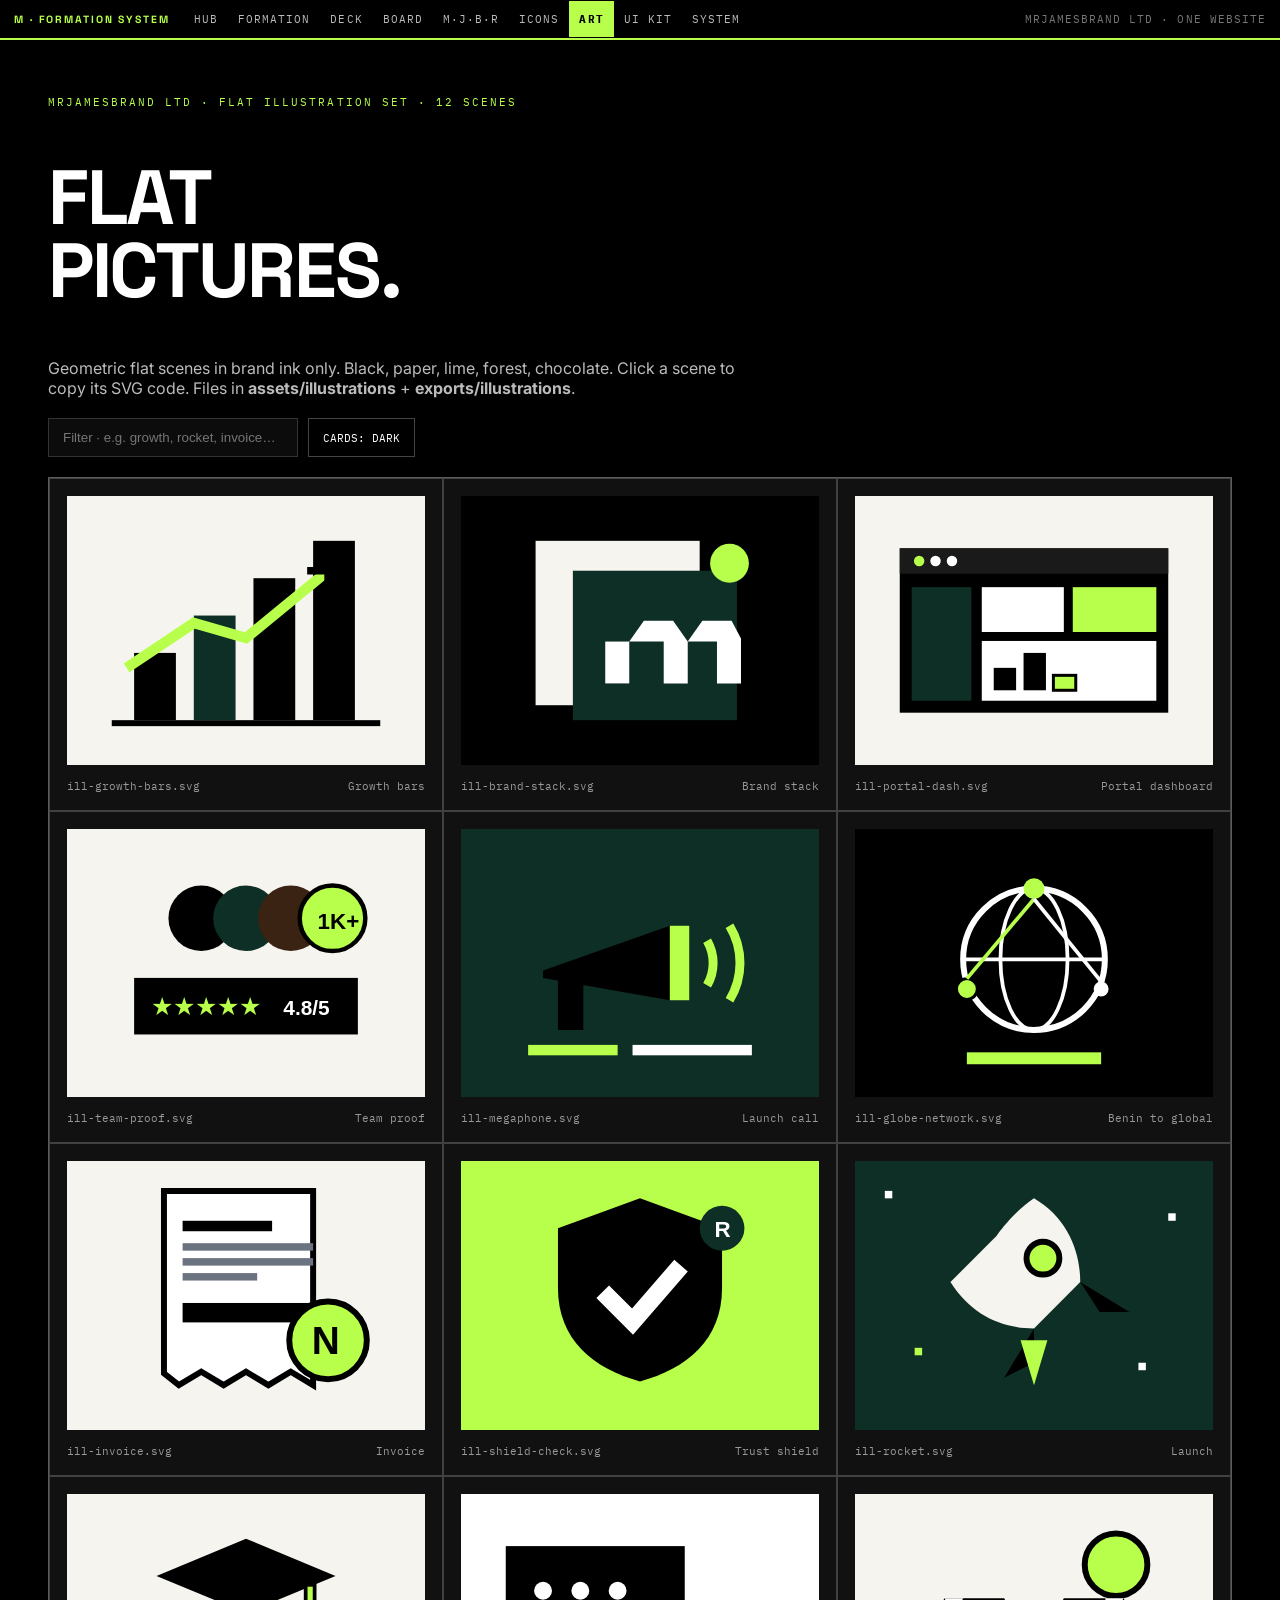
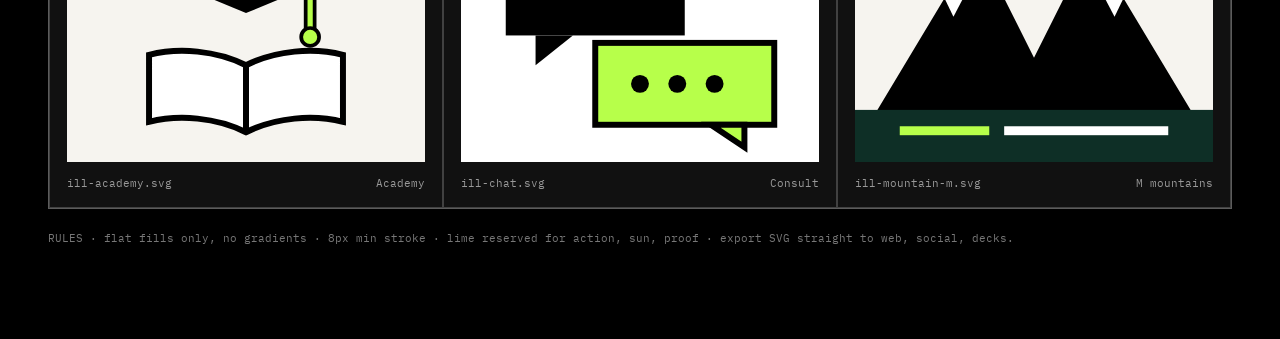
<file: illustrations.html>
<!DOCTYPE html>
<html lang="en"><head><meta charset="UTF-8"><meta name="viewport" content="width=device-width,initial-scale=1">
<title>Flat Illustrations · MRJAMESBRAND Formation</title><link rel="icon" href="exports/favicon.svg">
<link rel="stylesheet" href="assets/design-system.css">
<link rel="stylesheet" href="assets/site.css">
<style>
body{font-family:Inter,system-ui;background:#000;color:#fff;margin:0}
.wrap{max-width:1280px;margin:0 auto;padding:44px clamp(20px,4vw,48px)}
h1{font-family:'Space Grotesk';font-size:clamp(2.4rem,6vw,4.8rem);letter-spacing:-.04em;line-height:.95}
.grid{display:grid;grid-template-columns:repeat(3,1fr);gap:0;border:1px solid rgba(255,255,255,.2);background:rgba(255,255,255,.2);margin-top:20px}
.cell{outline:1px solid rgba(255,255,255,.2);outline-offset:-1px;background:#111;padding:18px;cursor:pointer;transition:.25s}
.cell:hover{border-color:#B7FF4A}.cell:hover{outline-color:#B7FF4A}
.cell img{width:100%;background:#fff}
.cell div{display:flex;justify-content:space-between;margin-top:10px;font-family:'IBM Plex Mono';font-size:10.5px;color:#999}
.toolbar{display:flex;gap:10px;margin-top:16px;flex-wrap:wrap}
.toolbar input{background:#0c0c0c;border:1px solid #333;color:#fff;padding:11px 14px;min-width:220px}
.toolbar button{background:none;border:1px solid #444;color:#fff;font-family:'IBM Plex Mono';font-size:11px;padding:10px 14px;cursor:pointer}
.toolbar button.on,.toolbar button:hover{background:#B7FF4A;color:#000;border-color:#B7FF4A}
#toast{position:fixed;bottom:26px;left:50%;transform:translateX(-50%);background:#B7FF4A;color:#000;font-family:'IBM Plex Mono';font-size:12px;padding:10px 22px;opacity:0;transition:.3s}#toast.show{opacity:1}
@media(max-width:900px){.grid{grid-template-columns:1fr 1fr}}
@media(max-width:560px){.grid{grid-template-columns:1fr}}
</style></head><body><div class="wrap">
<p class="eyebrow" style="color:#B7FF4A">MRJAMESBRAND LTD · Flat illustration set · 12 scenes</p>
<h1>FLAT<br>PICTURES.</h1>
<p style="color:#bbb;max-width:70ch;margin-top:10px">Geometric flat scenes in brand ink only. Black, paper, lime, forest, chocolate. Click a scene to copy its SVG code. Files in <b>assets/illustrations</b> + <b>exports/illustrations</b>.</p>
<div class="toolbar"><input type="text" id="q" placeholder="Filter · e.g. growth, rocket, invoice…"><button id="bgT">CARDS: DARK</button></div>
<div class="grid" id="grid"></div>
<p class="spec" style="margin:22px 0 50px;font-family:'IBM Plex Mono';font-size:11px;color:#777">RULES · flat fills only, no gradients · 8px min stroke · lime reserved for action, sun, proof · export SVG straight to web, social, decks.</p>
</div><div id="toast">COPIED</div>
<script src="assets/site.js"></script>
<script>
let ILLS=["ill-growth-bars|Growth bars|pitch, report, hero stat","ill-brand-stack|Brand stack|system, layers, about","ill-portal-dash|Portal dashboard|product, portal, web","ill-team-proof|Team proof|testimonials, 4.8/5","ill-megaphone|Launch call|campaigns, social","ill-globe-network|Benin to global|reach, network","ill-invoice|Invoice|finance, billing","ill-shield-check|Trust shield|legal, CAC, guarantee","ill-rocket|Launch|growth, start","ill-academy|Academy|courses, guides","ill-chat|Consult|booking, chat","ill-mountain-m|M mountains|cover, story"];
let grid=document.getElementById('grid'),cache={};
async function load(n){if(cache[n])return cache[n];let t=await(await fetch('assets/illustrations/'+n+'.svg')).text();cache[n]=t;return t}
function toast(m){let t=document.getElementById('toast');t.textContent=m;t.classList.add('show');setTimeout(()=>t.classList.remove('show'),1300)}
async function render(f=""){grid.innerHTML="";for(let r of ILLS){let[n,t,k]=r.split('|');if(f&&!(n+t+k).toLowerCase().includes(f.toLowerCase()))continue;
let d=document.createElement('div');d.className='cell';d.innerHTML='<img alt="'+t+'"><div><span>'+n+'.svg</span><span>'+t+'</span></div>';
d.querySelector('img').src='assets/illustrations/'+n+'.svg';
d.onclick=async()=>{try{await navigator.clipboard.writeText(await load(n));toast(n.toUpperCase()+' SVG COPIED')}catch(e){toast(n.toUpperCase())}};grid.appendChild(d)}}
q.oninput=()=>render(q.value);
bgT.onclick=()=>{let dark=bgT.textContent.includes('DARK');bgT.textContent=dark?'CARDS: LIGHT':'CARDS: DARK';document.querySelectorAll('.cell').forEach(c=>c.style.background=dark?'#F6F4EF':'#111')};
render();
</script></body></html>
</file>
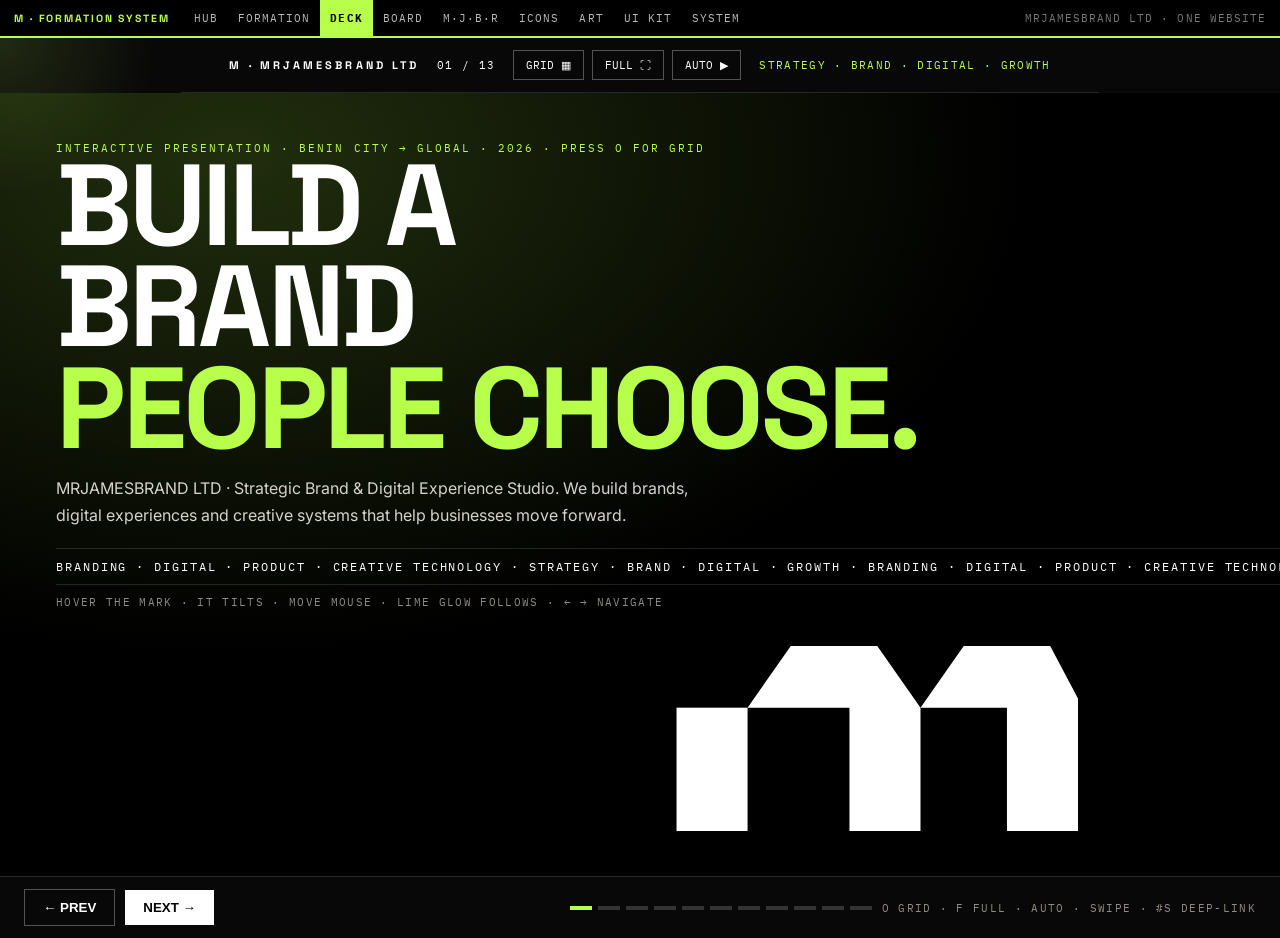
<file: presentation.html>
﻿<!DOCTYPE html>
<html lang="en">
<head>
<meta charset="UTF-8"><meta name="viewport" content="width=device-width,initial-scale=1">
<title>MRJAMESBRAND LTD · Interactive Brand Presentation</title>
<link rel="icon" href="exports/favicon.svg">
<style>
@import url('https://fonts.googleapis.com/css2?family=Space+Grotesk:wght@500;700&family=Inter:wght@400;500;600&family=IBM+Plex+Mono:wght@400;500&display=swap');
:root{--black:#000;--dark:#1A1A1A;--white:#fff;--paper:#F6F4EF;--mist:#E5E7EB;--stone:#6B7280;--lime:#B7FF4A;--lime2:#C8FF7A;--forest:#0E2F26;--choc:#3B2313}
*{box-sizing:border-box;margin:0}html{scrollbar-color:var(--lime) #111}
body{font-family:Inter,system-ui;background:#080808;color:#fff;overflow:hidden}
.eyebrow{font-family:'IBM Plex Mono',monospace;font-size:.72rem;letter-spacing:.18em;text-transform:uppercase;color:var(--lime)}
.spec{font-family:'IBM Plex Mono',monospace;font-size:11px;letter-spacing:.12em;color:#8f8c84}
/* loader */
#loader{position:fixed;inset:0;background:#000;z-index:500;display:flex;align-items:center;justify-content:center;flex-direction:column;gap:14px;transition:opacity .5s}
#loader.done{opacity:0;pointer-events:none}#loadPct{font-family:'Space Grotesk';font-size:64px;font-weight:700}#loadPct em{color:var(--lime);font-style:normal}
#loadBar{width:min(420px,70vw);height:3px;background:#222}#loadBar i{display:block;height:100%;width:0;background:var(--lime)}
/* cursor + progress */
#cursor{position:fixed;width:340px;height:340px;border-radius:50%;pointer-events:none;z-index:3;background:radial-gradient(circle,rgba(183,255,74,.14),transparent 65%);transform:translate(-50%,-50%);mix-blend-mode:screen}
#progress{position:fixed;top:0;left:0;height:3px;width:0;background:var(--lime);z-index:400}
#toast{position:fixed;bottom:84px;left:50%;transform:translateX(-50%) translateY(20px);background:var(--lime);color:#000;font-family:'IBM Plex Mono';font-size:12px;letter-spacing:.08em;padding:10px 20px;opacity:0;transition:.3s;z-index:450}
#toast.show{opacity:1;transform:translateX(-50%) translateY(0)}
.deck{height:100vh;display:flex;flex-direction:column}
.bar{display:flex;align-items:center;gap:18px;padding:12px 24px;border-bottom:1px solid rgba(255,255,255,.12);font-family:'IBM Plex Mono',monospace;font-size:11px;letter-spacing:.12em}
.bar b{font-family:'Space Grotesk';letter-spacing:.28em}
.bar .tools{margin-left:auto;display:flex;gap:8px}
.bar button{background:transparent;color:#fff;border:1px solid rgba(255,255,255,.3);font-family:'IBM Plex Mono';font-size:11px;padding:7px 12px;cursor:pointer}
.bar button:hover{border-color:var(--lime);color:var(--lime)}
.bar button.on{background:var(--lime);color:#000;border-color:var(--lime)}
.slides{flex:1;position:relative;overflow:hidden}
.slide{position:absolute;inset:0;display:none;padding:48px 56px;overflow:auto;opacity:0;transform:translateX(40px);transition:opacity .45s cubic-bezier(.22,1,.36,1),transform .45s cubic-bezier(.22,1,.36,1)}
.slide.active{display:grid;opacity:1;transform:none}
.slide.enter-left{transform:translateX(-40px)}
.s1{background:radial-gradient(800px 500px at 18% 8%,rgba(183,255,74,.18),transparent),#000}
h1{font-family:'Space Grotesk';font-weight:700;font-size:clamp(3rem,9vw,8rem);line-height:.88;letter-spacing:-.05em}
h1 span{color:var(--lime)}h2{font-family:'Space Grotesk';font-size:clamp(1.8rem,4vw,3.4rem);line-height:1;letter-spacing:-.03em}
p.lede{max-width:62ch;line-height:1.65;color:#d6d3cb}
.card{background:var(--dark);border:1px solid rgba(255,255,255,.12);padding:22px;transition:transform .3s,border-color .3s}
.card:hover{transform:translateY(-4px);border-color:rgba(183,255,74,.5)}
.light{background:var(--paper);color:#111}.light .card{background:#fff;border-color:#e2ded2;color:#111}
.light p.lede{color:#444}
.swatches{display:grid;grid-template-columns:repeat(5,1fr);gap:10px;margin-top:16px}
.sw{border:1px solid rgba(0,0,0,.12);background:#fff;color:#111;cursor:pointer;transition:transform .25s}.sw:hover{transform:scale(1.04)}
.sw i{display:block;height:64px}.sw div{padding:8px;font-family:'IBM Plex Mono';font-size:11px}
.mockrow{display:grid;grid-template-columns:repeat(3,1fr);gap:14px;margin-top:16px}
.mock{background:#111;border:1px solid rgba(255,255,255,.14);min-height:200px;padding:18px;display:flex;flex-direction:column;justify-content:space-between;gap:10px;transition:.3s}
.mock:hover{border-color:var(--lime)}.mock.bc-lime{background:var(--lime);color:#000;border:none}.mock.bc-white{background:#fff;color:#000}
.nav{display:flex;align-items:center;gap:10px;padding:12px 24px;border-top:1px solid rgba(255,255,255,.12)}
.nav button{background:#fff;color:#000;border:none;padding:10px 18px;font-weight:600;cursor:pointer}
.nav button.ghost{background:transparent;color:#fff;border:1px solid rgba(255,255,255,.3)}
.dots{display:flex;gap:6px;margin-left:auto;flex-wrap:wrap}.dots i{width:22px;height:4px;background:#333;cursor:pointer}.dots i.on{background:var(--lime)}
ul.tight li{margin:7px 0;line-height:1.5}kbd{border:1px solid #444;padding:2px 8px;font-family:'IBM Plex Mono';font-size:11px}
/* playground */
.play{display:grid;grid-template-columns:1fr 1fr;gap:16px;margin-top:14px}
#playStage{border:1px solid rgba(255,255,255,.15);min-height:280px;display:flex;align-items:center;justify-content:center;flex-direction:column;gap:10px;background:#000;transition:background .3s;position:relative;overflow:hidden}
#playStage.showgrid::after{content:"";position:absolute;inset:0;background-image:linear-gradient(rgba(183,255,74,.15) 1px,transparent 1px),linear-gradient(90deg,rgba(183,255,74,.15) 1px,transparent 1px);background-size:28px 28px}
#playLogo{transition:width .2s}#playWord{font-family:'Space Grotesk';font-weight:700}
.ctrls label{display:block;font-family:'IBM Plex Mono';font-size:11px;margin:10px 0 4px;color:#aaa}
.ctrls input[type=range]{width:100%;accent-color:var(--lime)}
.btnrow{display:flex;gap:8px;flex-wrap:wrap;margin-top:8px}.btnrow button{border:1px solid #444;background:transparent;color:#fff;font-family:'IBM Plex Mono';font-size:11px;padding:8px 12px;cursor:pointer}.btnrow button.on,.btnrow button:hover{background:var(--lime);color:#000;border-color:var(--lime)}
/* compare */
.compare{position:relative;height:220px;border:1px solid rgba(255,255,255,.15);overflow:hidden;margin-top:12px;user-select:none}
.compare .a,.compare .b{position:absolute;inset:0;display:flex;align-items:center;justify-content:center;font-weight:900}
.compare .a{background:#fff;color:#000}.compare .b{background:#000;color:#fff;font-size:64px}
.compare input{position:absolute;inset:0;width:100%;opacity:0;cursor:ew-resize}
.compare .handle{position:absolute;top:0;bottom:0;width:3px;background:var(--lime);left:50%}
/* type tester */
#typePreview{font-family:'Space Grotesk';font-weight:700;font-size:44px;line-height:1;letter-spacing:-.03em;border:1px solid rgba(255,255,255,.15);padding:18px;margin-top:10px;min-height:110px;background:#0c0c0c}
#typeInput{width:100%;background:#000;border:1px solid #444;color:#fff;padding:12px;font-size:15px;margin-top:10px}
#typeInput:focus{border-color:var(--lime);outline:none}
/* growth tabs */
.gtabs{display:flex;gap:6px;flex-wrap:wrap;margin-top:12px}.gtabs button{border:none;border-top:2px solid #333;background:transparent;color:#bbb;font-family:'IBM Plex Mono';font-size:11px;padding:10px 8px;cursor:pointer;flex:1;min-width:90px}.gtabs button.on{border-color:var(--lime);color:var(--lime)}
#gpanel{border:1px solid rgba(255,255,255,.12);background:rgba(255,255,255,.03);padding:16px;margin-top:10px;min-height:90px}
/* overview */
#overview{position:fixed;inset:0;background:rgba(0,0,0,.94);z-index:300;display:none;padding:40px;overflow:auto}
#overview.open{display:block}#ovGrid{display:grid;grid-template-columns:repeat(4,1fr);gap:12px}
#ovGrid div{border:1px solid #333;padding:18px;cursor:pointer;font-family:'Space Grotesk';font-weight:700}#ovGrid div:hover{border-color:var(--lime);color:var(--lime)}#ovGrid span{display:block;font-family:'IBM Plex Mono';font-weight:400;font-size:10px;color:#888;margin-top:6px}
/* marquee */
.marquee{overflow:hidden;white-space:nowrap;border-top:1px solid rgba(255,255,255,.12);border-bottom:1px solid rgba(255,255,255,.12);margin-top:18px}
.marquee div{display:inline-block;padding:10px 0;animation:mq 18s linear infinite;font-family:'IBM Plex Mono';font-size:12px;letter-spacing:.16em}
@keyframes mq{to{transform:translateX(-50%)}}
.reveal{opacity:0;transform:translateY(18px);transition:.6s cubic-bezier(.22,1,.36,1)}.slide.active .reveal{opacity:1;transform:none}
.slide.active .reveal:nth-child(2){transition-delay:.08s}.slide.active .reveal:nth-child(3){transition-delay:.16s}
#particles{position:absolute;inset:0;pointer-events:none}
@media(max-width:900px){.slide{padding:24px}.play{grid-template-columns:1fr}body{overflow:auto}.deck{height:auto}.slides{overflow:visible}.slide{position:static;display:grid;opacity:1;transform:none}#cursor{display:none}}
@media print{.nav,.bar,#cursor,#toast{display:none}.slide{position:static;display:grid;opacity:1;page-break-after:always}}
@media(prefers-reduced-motion:reduce){*{animation:none!important;transition:none!important}}
</style>
<link rel="stylesheet" href="assets/design-system.css">
<link rel="stylesheet" href="assets/site.css">
</head>
<body>
<div id="loader"><div id="loadPct">0<em>%</em></div><div id="loadBar"><i></i></div><span class="spec">LOADING BRAND SYSTEM…</span></div>
<div id="cursor"></div><div id="progress"></div><div id="toast">COPIED</div>
<div class="deck">
<div class="bar"><b>M · MRJAMESBRAND LTD</b><span id="count">01 / 13</span><span class="tools">
<button id="bOverview" title="Overview (O)">GRID ▦</button><button id="bFull" title="Fullscreen (F)">FULL ⛶</button><button id="bAuto" title="Autoplay">AUTO ▶</button>
</span><span style="color:var(--lime)">STRATEGY · BRAND · DIGITAL · GROWTH</span></div>
<div class="slides" id="slides">

<section class="slide active s1" data-t="Cover"><div class="reveal">
<p class="eyebrow">Interactive presentation · Benin City → Global · 2026 · press O for grid</p>
<h1>BUILD A<br>BRAND<br><span>PEOPLE CHOOSE.</span></h1>
<p class="lede" style="margin-top:16px">MRJAMESBRAND LTD · Strategic Brand &amp; Digital Experience Studio. We build brands, digital experiences and creative systems that help businesses move forward.</p>
<div class="marquee"><div>BRANDING · DIGITAL · PRODUCT · CREATIVE TECHNOLOGY · STRATEGY · BRAND · DIGITAL · GROWTH ·&nbsp;BRANDING · DIGITAL · PRODUCT · CREATIVE TECHNOLOGY · STRATEGY · BRAND · DIGITAL · GROWTH ·&nbsp;</div></div>
<p class="spec" style="margin-top:10px">HOVER THE MARK · IT TILTS · MOVE MOUSE · LIME GLOW FOLLOWS · ← → NAVIGATE</p>
</div><div class="reveal" style="display:flex;align-items:center;justify-content:center;position:relative">
<canvas id="particles"></canvas>
<img id="heroMark" src="exports/mrjames-m-reversed.svg" alt="M" style="width:min(420px,80%);transition:transform .2s">
</div></section>

<section class="slide s1" data-t="Choice"><div class="reveal">
<p class="eyebrow">01 · The choice · drag the slider</p><h2>Why Artboard3 wins.</h2>
<div class="compare" id="compare"><div class="a"><img src="exports/mrjames-m-primary.svg" style="height:130px"><b>&nbsp;UPRIGHT · MASTER</b></div><div class="b" id="cmpB" style="clip-path:inset(0 0 0 50%)"><span style="transform:skewX(-12deg);font-size:72px">///</span><b style="font-size:14px;font-family:'IBM Plex Mono'">&nbsp;SLANTED · MOTION ONLY</b></div><div class="handle" id="cmpH"></div><input type="range" min="0" max="100" value="50" id="cmpR" aria-label="Compare"></div>
<ul class="tight" style="margin-top:12px"><li><b>Legibility</b> · M at 16px vs /// arrows</li><li><b>Trust</b> · flat base, architectural, premium</li><li><b>Rule</b> · square not round, 100% square</li></ul>
</div><div class="reveal"><div class="card"><p class="spec">HOVER TO EXPLODE</p><svg id="explode" viewBox="0 0 680 420" style="width:100%;margin-top:8px"><g fill="#fff"><rect id="e1" x="30" y="160" width="115" height="200"/><path id="e2" d="M145 160 L215 60 H355 L425 160 L425 360 H310 V160 H145 Z"/><path id="e3" d="M425 160 L495 60 H635 L680 145 V360 H565 V160 H425 Z"/></g></svg><p class="spec">3 STEMS · STEM 115 · GAP 70 · POINT-CONTACT VALLEYS</p></div></div></section>

<section class="slide light" data-t="Playground"><div class="reveal" style="grid-column:1/-1">
<p class="eyebrow" style="color:#3B2313">02 · Playground · try it live</p><h2 style="color:#111">One mark. Every context.</h2>
<div class="play"><div id="playStage"><img id="playLogo" src="exports/mrjames-m-primary.svg" style="width:240px"><div id="playWord" style="color:#000;letter-spacing:8px">MRJAMESBRAND LTD</div><span class="spec" id="playSpec">240PX · TRACKING 8 · ON WHITE</span></div>
<div class="ctrls card"><label>SIZE <span id="sizeVal">240</span>PX</label><input type="range" id="rSize" min="60" max="420" value="240">
<label>WORDMARK TRACKING <span id="trkVal">8</span>PX</label><input type="range" id="rTrk" min="0" max="28" value="8">
<label>BACKGROUND</label><div class="btnrow" id="bgBtns"><button data-bg="#FFFFFF" data-fg="#000000" class="on">WHITE</button><button data-bg="#000000" data-fg="#FFFFFF">BLACK</button><button data-bg="#B7FF4A" data-fg="#000000">LIME</button><button data-bg="#0E2F26" data-fg="#FFFFFF">FOREST</button></div>
<label>OPTIONS</label><div class="btnrow"><button id="bGrid">GRID</button><button id="bDl">⤓ DOWNLOAD SVG</button><button id="bCopy">⧉ COPY SVG</button></div>
<p class="spec" style="margin-top:10px">CLEARSPACE = 1 STEM · MIN 24PX DIGITAL / 12MM PRINT</p></div></div>
</div></section>

<section class="slide s1" data-t="Lockups"><div class="reveal">
<p class="eyebrow">03 · Lockups + misuse</p><h2>Mark + voice.</h2>
<p class="lede">Space Grotesk 700 caps 0.28em. ™ until CAC verified.</p>
<div class="mockrow"><div class="mock bc-white"><img src="exports/mrjames-m-primary.svg" style="height:48px"><b>MRJAMESBRAND LTD</b></div>
<div class="mock"><img src="exports/mrjames-m-reversed.svg" style="height:48px"><b>MRJAMESBRAND LTD</b></div>
<div class="mock bc-lime"><img src="exports/mrjames-m-primary.svg" style="height:48px"><b>MRJB™</b></div></div>
</div><div class="reveal"><div class="card"><p class="spec">TAP A MISUSE · IT SHAKES</p><div class="mockrow" style="grid-template-columns:repeat(2,1fr)" id="misuse"><div class="mock">STRETCHED</div><div class="mock">GRADIENT</div><div class="mock">ROUNDED</div><div class="mock">PHOTO BG</div></div></div></div></section>

<section class="slide light" data-t="Colour"><div class="reveal">
<p class="eyebrow" style="color:#3B2313">04 · Colour · click any swatch to copy</p><h2 style="color:#111">Mono first. Lime acts.</h2>
<div class="swatches" id="swatches">
<div class="sw" data-hex="#000000"><i style="background:#000"></i><div>#000000 · 60%</div></div>
<div class="sw" data-hex="#FFFFFF"><i style="background:#fff;border-bottom:1px solid #eee"></i><div>#FFFFFF · 25%</div></div>
<div class="sw" data-hex="#B7FF4A"><i style="background:#B7FF4A"></i><div>#B7FF4A · 10%</div></div>
<div class="sw" data-hex="#F6F4EF"><i style="background:#F6F4EF"></i><div>#F6F4EF paper</div></div>
<div class="sw" data-hex="#0E2F26"><i style="background:#0E2F26"></i><div>#0E2F26 forest</div></div>
<div class="sw" data-hex="#3B2313"><i style="background:#3B2313"></i><div>#3B2313 choc</div></div>
<div class="sw" data-hex="#6B7280"><i style="background:#6B7280"></i><div>#6B7280 stone</div></div>
<div class="sw" data-hex="#1A1A1A"><i style="background:#1A1A1A"></i><div>#1A1A1A graphite</div></div>
<div class="sw" data-hex="#E5E7EB"><i style="background:#E5E7EB"></i><div>#E5E7EB mist</div></div>
<div class="sw" data-hex="#E6F5C7"><i style="background:#E6F5C7"></i><div>#E6F5C7 lime-soft</div></div>
</div></div>
<div class="reveal"><h2 style="font-size:1.5rem">Contrast passes.</h2><p class="lede">Black/White 21:1 · Lime/Black ~15:1. Lime on white fails · black on lime always.</p>
<div class="card" style="margin-top:10px"><p class="spec">THEME PREVIEW</p><div class="btnrow"><button data-th="dark" class="on">DARK HERO</button><button data-th="light">LIGHT PAGE</button></div><div id="thPrev" style="margin-top:10px;padding:20px;background:#000;color:#fff">BUILD A BRAND <span style="color:var(--lime)">PEOPLE CHOOSE.</span></div></div></div></section>

<section class="slide s1" data-t="Type"><div class="reveal">
<p class="eyebrow">05 · Typography · type anything</p><h2>Grotesk shouts.</h2>
<input id="typeInput" value="Understand → Trust → Be Chosen" maxlength="60">
<div id="typePreview">Understand → Trust → Be Chosen</div>
<p class="lede" style="margin-top:10px">Space Grotesk 700 headlines · Inter 400 body 1.65 · Plex Mono eyebrows. Drag slider for size:</p>
<input type="range" id="rType" min="24" max="88" value="44" style="width:100%;accent-color:var(--lime)">
</div><div class="reveal"><div class="card"><p class="spec">PAIRING</p><p style="font-family:'Space Grotesk';font-size:28px;font-weight:700">AaBbGg 0123 →</p><p style="color:#bbb">Inter body: highly legible at 14px tables, portal, invoices.</p><p style="font-family:'IBM Plex Mono';font-size:12px;color:var(--lime)">MONO: EYEBROW 0.72REM 0.18EM</p></div></div></section>

<section class="slide s1" data-t="System" style="grid-template-columns:1fr"><div class="reveal">
<p class="eyebrow">06 · Growth System · click tabs</p><h2>Discover → Optimize.</h2>
<div class="gtabs" id="gtabs"></div><div id="gpanel">Select a stage.</div>
</div></section>

<section class="slide s1" data-t="Web" style="grid-template-columns:1fr"><div class="reveal">
<p class="eyebrow">07 · In use · web + print + social</p><h2>Dark hero, lime action.</h2>
<div class="mockrow"><div class="mock" style="grid-column:span 2"><b style="font-family:'Space Grotesk';font-size:26px">BUILD A BRAND PEOPLE CHOOSE.</b><span class="spec">BOOK A CALL [LIME] · CONTACT · ★★★★★ 4.8/5 · 1K+ AVATARS</span></div>
<div class="mock bc-white"><b>Brand Health Score</b><span>78% Complete</span><div style="height:8px;background:#eee"><i style="display:block;width:78%;height:100%;background:#000"></i></div></div>
<div class="mock"><b>CARD 85×55</b><span>Black / Lime duplex</span></div><div class="mock bc-white"><b>HQ SIGNAGE</b><span>Benin City</span></div><div class="mock bc-lime"><b>INVOICE #MJB-2026</b><span>Forest portal</span></div></div>
</div></section>

<section class="slide light" data-t="Refs"><div class="reveal">
<p class="eyebrow" style="color:#3B2313">08 · Behance refs applied</p><h2 style="color:#111">Stolen legally.</h2>
<ul class="tight" style="color:#333"><li><b>Truss</b> · industrial mark + mono specs → our black/lime + grid</li><li><b>FRAME</b> · editorial pacing, one accent → numbered flow</li><li><b>InStudio/Plugh</b> · precision + motion → slanted reserved for motion</li></ul>
</div><div class="reveal"><div class="card"><p class="spec">FEATURE CHECKLIST · CLICK TO TICK</p><div class="btnrow" id="checklist"><button>GRID ✓</button><button>CLEARSPACE ✓</button><button>LOCKUPS ×3 ✓</button><button>RATIO ✓</button><button>MOCKUPS ×6 ✓</button><button>PRINT ✓</button></div></div></div></section>

<section class="slide s1" data-t="Rollout"><div class="reveal">
<p class="eyebrow">09 · Rollout</p><h2>Ship in a day.</h2>
<ul class="tight"><li>1. <kbd>site-chrome.tsx:39</kbd> text → <kbd>exports/mrjames-m-*.svg</kbd></li><li>2. Favicon + OG from <kbd>exports/favicon.svg</kbd></li><li>3. JPG → SVG (white JPG dies on black)</li><li>4. Legal: ® vs ™ CAC check</li></ul>
<p class="spec" id="timer">TIME ON DECK: 0:00</p>
</div><div class="reveal"><div class="card"><p class="spec">EXPORTS IN THIS FOLDER</p><p style="font-family:'IBM Plex Mono';font-size:12px;line-height:2">presentation.html · index.html<br>exports/*.svg ×6 · assets/logo/*</p><div class="btnrow"><button id="bPrint">⎙ PRINT / PDF</button><button id="bTop">↑ TOP</button></div></div></div></section>

<section class="slide s1" data-t="Close" style="grid-template-columns:1fr;text-align:center;justify-items:center"><div class="reveal">
<img src="exports/mrjames-m-lime.svg" style="width:110px;margin:0 auto" id="closeMark">
<h2>Let's build something meaningful.</h2>
<p class="lede" style="text-align:center">Click the mark for confetti · Vector: Artboard3 · Black/White + Lime · Grotesk / Inter / Mono</p>
<p style="margin-top:14px"><span style="background:var(--lime);color:#000;padding:12px 28px;font-weight:700">START A PROJECT ↗</span></p>
<p class="spec" style="margin-top:12px">© 2026 MRJAMESBRAND LTD · BENIN CITY · GLOBAL · STRATEGY · BRAND · DIGITAL · GROWTH</p>
</div></section>

</div>
<div class="nav"><button class="ghost" id="prev">← PREV</button><button id="next">NEXT →</button><div class="dots" id="dots"></div><span class="spec">O GRID · F FULL · AUTO · SWIPE · #S DEEP-LINK</span></div>
</div>
<div id="overview"><div style="display:flex;justify-content:space-between;margin-bottom:16px"><b style="font-family:'Space Grotesk';letter-spacing:.2em">ALL SLIDES · CLICK TO JUMP (ESC CLOSE)</b><button id="ovClose" style="background:var(--lime);border:none;padding:8px 16px;font-weight:700;cursor:pointer">✕</button></div><div id="ovGrid"></div></div>
<script>
let i=0;const S=[...document.querySelectorAll('.slide')],dots=document.getElementById('dots'),count=document.getElementById('count'),prog=document.getElementById('progress');
S.forEach((s,k)=>{let e=document.createElement('i');if(!k)e.className='on';e.onclick=()=>go(k);dots.appendChild(e);
let o=document.createElement('div');o.innerHTML=(k+1+'. '+(s.dataset.t||'Slide')).toUpperCase()+'<span>'+(s.dataset.t||'')+' · press '+(k+1)+'</span>';o.onclick=()=>{ov.classList.remove('open');go(k)};ovGrid.appendChild(o)});
function go(n,dir){let ni=(n+S.length)%S.length;S.forEach((x,k)=>{x.classList.remove('active','enter-left');if(k==ni&&ni<i)x.classList.add('enter-left')});S[ni].classList.add('active');i=ni;
[...dots.children].forEach((x,k)=>x.className=k==i?'on':'');count.textContent=String(i+1).padStart(2,'0')+' / '+String(S.length).padStart(2,'0');prog.style.width=((i+1)/S.length*100)+'%';location.hash='s'+(i+1)}
next.onclick=()=>go(i+1);prev.onclick=()=>go(i-1);
addEventListener('keydown',e=>{if(e.target.tagName=='INPUT')return;if(e.key=='ArrowRight'||e.key==' ')go(i+1);if(e.key=='ArrowLeft')go(i-1);if(e.key=='Home')go(0);if(e.key=='End')go(S.length-1);if(e.key.toLowerCase()=='f')document.fullscreenElement?document.exitFullscreen():document.documentElement.requestFullscreen();if(e.key.toLowerCase()=='o')ov.classList.toggle('open');if(e.key=='Escape')ov.classList.remove('open');let n=parseInt(e.key);if(n>=1&&n<=S.length)go(n-1)});
bOverview.onclick=()=>ov.classList.toggle('open');ovClose.onclick=()=>ov.classList.remove('open');
bFull.onclick=()=>document.fullscreenElement?document.exitFullscreen():document.documentElement.requestFullscreen();
let auto=null;bAuto.onclick=()=>{if(auto){clearInterval(auto);auto=null;bAuto.textContent='AUTO ▶';bAuto.classList.remove('on')}else{auto=setInterval(()=>go(i+1),4000);bAuto.textContent='AUTO ⏸';bAuto.classList.add('on')}};
bPrint.onclick=()=>print();bTop.onclick=()=>go(0);
// touch swipe
let tx=0;addEventListener('touchstart',e=>tx=e.touches[0].clientX,{passive:true});addEventListener('touchend',e=>{let d=e.changedTouches[0].clientX-tx;if(Math.abs(d)>60)go(i+(d<0?1:-1))},{passive:true});
// loader
let p=0,li=setInterval(()=>{p=Math.min(100,p+Math.random()*22);loadPct.innerHTML=Math.floor(p)+'<em>%</em>';loadBar.firstElementChild.style.width=p+'%';if(p>=100){clearInterval(li);setTimeout(()=>loader.classList.add('done'),250)}},120);
// cursor + hero tilt + particles
const cur=document.getElementById('cursor');addEventListener('pointermove',e=>{cur.style.left=e.clientX+'px';cur.style.top=e.clientY+'px';
let h=document.getElementById('heroMark');if(h){let r=h.getBoundingClientRect(),dx=(e.clientX-(r.left+r.width/2))/r.width,dy=(e.clientY-(r.top+r.height/2))/r.height;h.style.transform=`perspective(700px) rotateY(${dx*14}deg) rotateX(${-dy*14}deg)`}});
function toast(m){let t=document.getElementById('toast');t.textContent=m;t.classList.add('show');setTimeout(()=>t.classList.remove('show'),1400)}
// explode on hover
let ex=document.getElementById('explode');if(ex){ex.addEventListener('pointermove',e=>{let r=ex.getBoundingClientRect(),dx=(e.clientX-r.left)/r.width-.5;document.getElementById('e1').setAttribute('transform',`translate(${-dx*26},0)`);document.getElementById('e2').setAttribute('transform',`translate(0,${-Math.abs(dx)*22})`);document.getElementById('e3').setAttribute('transform',`translate(${dx*26},0)`)});ex.addEventListener('pointerleave',()=>['e1','e2','e3'].forEach(id=>document.getElementById(id).setAttribute('transform','')))}
// compare
let cr=document.getElementById('cmpR');if(cr)cr.oninput=()=>{document.getElementById('cmpB').style.clipPath=`inset(0 0 0 ${cr.value}%)`;document.getElementById('cmpH').style.left=cr.value+'%'};
// playground
let ps=document.getElementById('playStage'),pl=document.getElementById('playLogo'),pw=document.getElementById('playWord'),psp=document.getElementById('playSpec');
if(ps){rSize.oninput=()=>{pl.style.width=rSize.value+'px';sizeVal.textContent=rSize.value;upd()};rTrk.oninput=()=>{pw.style.letterSpacing=rTrk.value+'px';trkVal.textContent=rTrk.value;upd()};
bgBtns.querySelectorAll('button').forEach(b=>b.onclick=()=>{bgBtns.querySelectorAll('button').forEach(x=>x.classList.remove('on'));b.classList.add('on');ps.style.background=b.dataset.bg;let c=b.dataset.fg;pw.style.color=c;psp.style.color=c;pl.src=c=='#000000'?'exports/mrjames-m-primary.svg':(b.dataset.bg=='#B7FF4A'?'exports/mrjames-m-primary.svg':'exports/mrjames-m-reversed.svg');upd()});
bGrid.onclick=()=>{ps.classList.toggle('showgrid');bGrid.classList.toggle('on')};
function upd(){psp.textContent=rSize.value+'PX · TRACKING '+rTrk.value+' · ON '+ps.style.background||'WHITE'}
bDl.onclick=()=>{let a=document.createElement('a');a.href=pl.src;a.download='mrjames-m.svg';a.click();toast('SVG DOWNLOAD STARTED')};
bCopy.onclick=async()=>{try{let t=await(await fetch(pl.src)).text();await navigator.clipboard.writeText(t);toast('SVG CODE COPIED')}catch(e){toast('COPY BLOCKED · OPEN FILE DIRECTLY')}}}
// swatches copy
document.querySelectorAll('.sw').forEach(s=>s.onclick=async()=>{try{await navigator.clipboard.writeText(s.dataset.hex);toast(s.dataset.hex+' COPIED')}catch(e){toast(s.dataset.hex)}});
// theme preview
document.querySelectorAll('[data-th]').forEach(b=>b.onclick=()=>{document.querySelectorAll('[data-th]').forEach(x=>x.classList.remove('on'));b.classList.add('on');let t=document.getElementById('thPrev');if(b.dataset.th=='light'){t.style.background='#F6F4EF';t.style.color='#000'}else{t.style.background='#000';t.style.color='#fff'}});
// misuse shake
document.querySelectorAll('#misuse .mock').forEach(m=>m.onclick=()=>{m.animate([{transform:'translateX(0)'},{transform:'translateX(-8px)'},{transform:'translateX(8px)'},{transform:'translateX(0)'}],{duration:300});toast('DON’T DO THIS')});
// type tester
let ti=document.getElementById('typeInput'),tp=document.getElementById('typePreview');if(ti)ti.oninput=()=>tp.textContent=ti.value||'Type…';let rt=document.getElementById('rType');if(rt)rt.oninput=()=>tp.style.fontSize=rt.value+'px';
// growth tabs
let stages=[['Discover','Audit, positioning, research · where the brand stands.'],['Define','Strategy, messaging, architecture · what it means.'],['Design','Identity, system, guidelines · how it looks.'],['Build','Website, assets, templates · how it ships.'],['Launch','Rollout, social, PR · how it lands.'],['Grow','Campaigns, content, CRM · how it scales.'],['Measure','Analytics, health score · what works.'],['Optimize','Refine, expand, systematize · how it endures.']];
let gt=document.getElementById('gtabs'),gp=document.getElementById('gpanel');stages.forEach((s,k)=>{let b=document.createElement('button');b.textContent=(k+1).toString().padStart(2,'0')+' '+s[0].toUpperCase();b.onclick=()=>{gt.querySelectorAll('button').forEach(x=>x.classList.remove('on'));b.classList.add('on');gp.innerHTML='<b style="font-family:Space Grotesk">'+s[0]+'</b> · '+s[1]};if(!k){b.classList.add('on');gp.innerHTML='<b style="font-family:Space Grotesk">Discover</b> · '+s[1]};gt.appendChild(b)});
// checklist toggle
document.querySelectorAll('#checklist button').forEach(b=>b.onclick=()=>{b.classList.toggle('on');b.style.opacity=b.classList.contains('on')?'.4':'1';toast(b.classList.contains('on')?'MARKED':'UNMARKED')});
// confetti on close mark
let cm=document.getElementById('closeMark');if(cm)cm.style.cursor='pointer',cm.onclick=e=>{for(let k=0;k<40;k++){let s=document.createElement('i');s.style.cssText=`position:fixed;left:${e.clientX}px;top:${e.clientY}px;width:8px;height:8px;background:${k%2?'#B7FF4A':'#fff'};z-index:600;pointer-events:none`;document.body.appendChild(s);let a=Math.random()*Math.PI*2,v=3+Math.random()*5;s.animate([{transform:'translate(0,0)',opacity:1},{transform:`translate(${Math.cos(a)*v*40}px,${Math.sin(a)*v*40+120}px)`,opacity:0}],{duration:900+Math.random()*600}).onfinish=()=>s.remove()}};
// timer + hash
let t0=Date.now();setInterval(()=>{let s=Math.floor((Date.now()-t0)/1000);document.getElementById('timer').textContent='TIME ON DECK: '+Math.floor(s/60)+':'+String(s%60).padStart(2,'0')},1000);
if(location.hash){let n=parseInt(location.hash.replace('#s',''));if(n>=1&&n<=S.length)go(n-1)}
// particles canvas
let cv=document.getElementById('particles');if(cv){let ctx=cv.getContext('2d'),pts=[];function rs(){cv.width=cv.parentElement.clientWidth;cv.height=cv.parentElement.clientHeight}rs();addEventListener('resize',rs);for(let k=0;k<50;k++)pts.push({x:Math.random(),y:Math.random(),s:Math.random()*2+.5,v:Math.random()*.0006+.0002});(function loop(){ctx.clearRect(0,0,cv.width,cv.height);ctx.fillStyle='rgba(183,255,74,.6)';pts.forEach(p=>{p.y-=p.v;if(p.y<0)p.y=1;ctx.fillRect(p.x*cv.width,p.y*cv.height,p.s,p.s)});requestAnimationFrame(loop)})}
</script>
<script src="assets/site.js"></script>
</body>
</html>
</file>
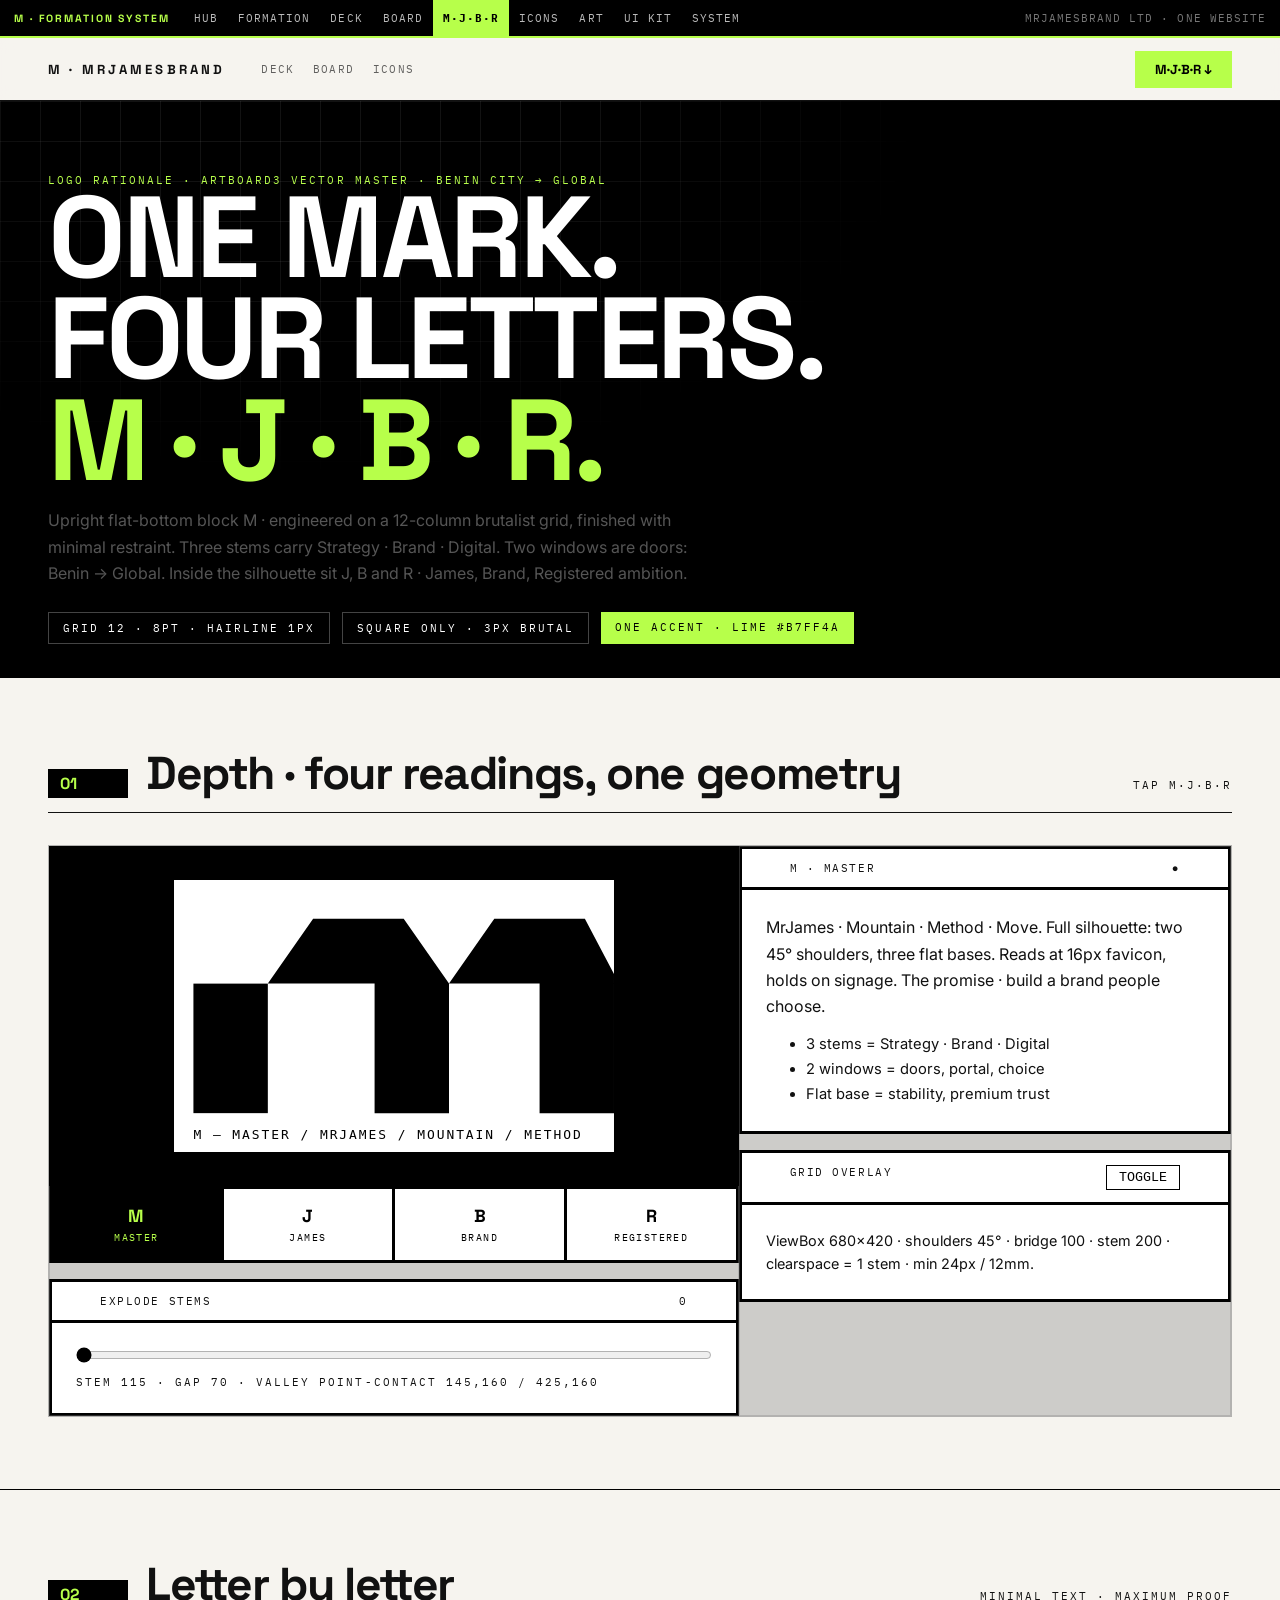
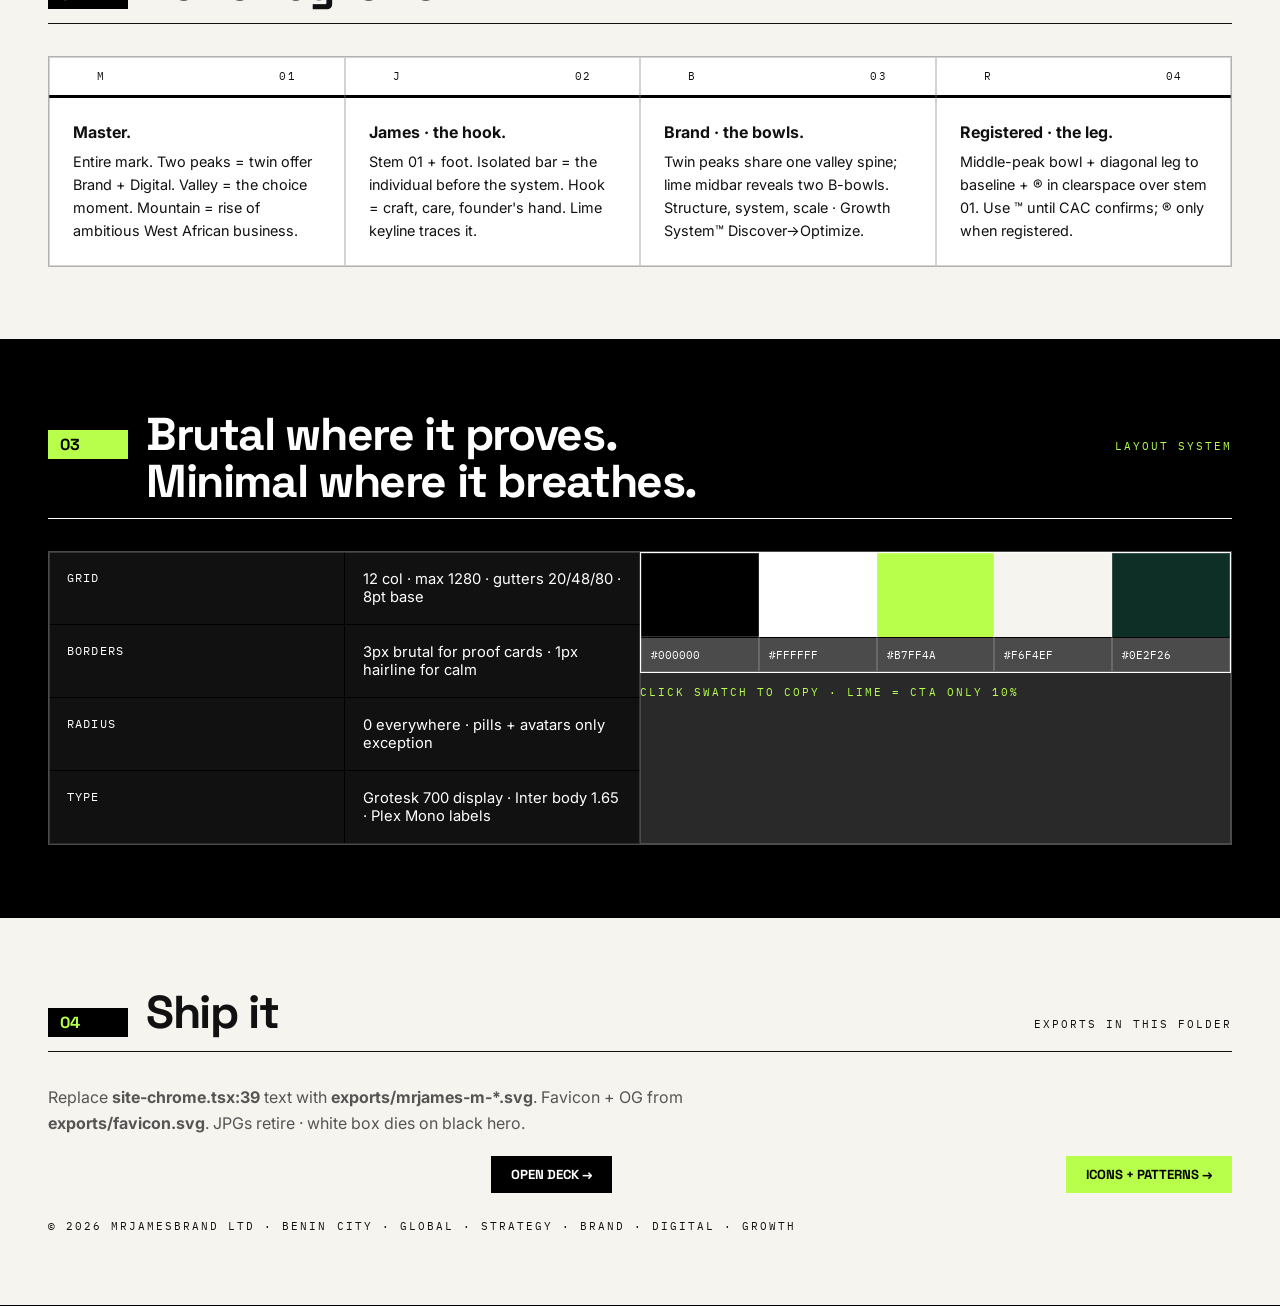
<file: rationale.html>
﻿<!DOCTYPE html>
<html lang="en"><head><meta charset="UTF-8"><meta name="viewport" content="width=device-width,initial-scale=1">
<title>M · J · B · R · Logo Rationale · MRJAMESBRAND LTD</title><link rel="icon" href="exports/favicon.svg">
<style>
@import url('https://fonts.googleapis.com/css2?family=Space+Grotesk:wght@500;700&family=Inter:wght@400;500;600&family=IBM+Plex+Mono:wght@400;500&display=swap');
:root{--black:#000;--paper:#F6F4EF;--mist:#E5E7EB;--lime:#B7FF4A;--stone:#6B7280}
*{box-sizing:border-box;margin:0}body{font-family:Inter,system-ui;background:var(--paper);color:#111;-webkit-font-smoothing:antialiased}
.eyebrow{font-family:'IBM Plex Mono';font-size:.72rem;letter-spacing:.18em;text-transform:uppercase}
.wrap{max-width:1280px;margin:0 auto;padding:0 48px}
@media(max-width:800px){.wrap{padding:0 20px}}
#progress{position:fixed;top:0;left:0;height:3px;background:#000;width:0;z-index:99}
header.top{position:sticky;top:0;z-index:50;background:rgba(246,244,239,.92);backdrop-filter:blur(8px);border-bottom:1px solid #111}
.top-in{display:flex;align-items:center;gap:16px;height:62px}
.top-in b{font-family:'Space Grotesk';letter-spacing:.24em;font-size:.82rem}
.top-in nav{display:flex;gap:18px;margin-left:20px;font-family:'IBM Plex Mono';font-size:.7rem;letter-spacing:.12em}
.top-in nav a{text-decoration:none;color:#111;opacity:.65}.top-in nav a:hover{opacity:1}
.btn{margin-left:auto;background:#000;color:#fff;font-family:'Space Grotesk';font-weight:700;font-size:.82rem;padding:10px 20px;text-decoration:none}
.btn.lime{background:var(--lime);color:#000}
.hero{background:#000;color:#fff;padding:72px 0 0;position:relative;overflow:hidden}
.hero::after{content:"";position:absolute;inset:0;background-image:linear-gradient(rgba(255,255,255,.07) 1px,transparent 1px),linear-gradient(90deg,rgba(255,255,255,.07) 1px,transparent 1px);background-size:40px 40px;mask-image:radial-gradient(800px 500px at 25% 0%,#000 30%,transparent 75%)}
h1{font-family:'Space Grotesk';font-weight:700;font-size:clamp(3rem,9vw,7.5rem);line-height:.88;letter-spacing:-.05em;position:relative;z-index:2}
h1 span{color:var(--lime)}h2{font-family:'Space Grotesk';font-size:clamp(1.8rem,3.6vw,2.9rem);letter-spacing:-.03em;line-height:1}
.lede{max-width:64ch;line-height:1.65;color:#555}
.on-dark .lede{color:#cfcfcf}
section{padding:72px 0;border-bottom:3px solid #000}
section.dark{background:#000;color:#fff;border-bottom:3px solid #000}
.sec-head{display:grid;grid-template-columns:80px 1fr auto;gap:18px;align-items:baseline;border-bottom:1px solid currentColor;padding-bottom:14px;margin-bottom:32px}
.num{font-family:'Space Grotesk';font-weight:700;background:#000;color:var(--lime);display:inline-block;padding:4px 12px}
.dark .num{background:var(--lime);color:#000}
.grid12{display:grid;grid-template-columns:repeat(12,1fr);gap:24px}
.card{border:3px solid #000;background:#fff;padding:0;transition:transform .3s}
.card:hover{transform:translateY(-4px)}
.card .hd{border-bottom:3px solid #000;padding:12px 18px;font-family:'IBM Plex Mono';font-size:.7rem;letter-spacing:.14em;display:flex;justify-content:space-between}
.card .bd{padding:24px}
.dark .card{border-color:#fff;background:#111}.dark .card .hd{border-color:#fff}
.stage{background:#000;border:3px solid #000;position:relative;min-height:340px;display:flex;align-items:center;justify-content:center}
.stage.showgrid::after{content:"";position:absolute;inset:0;background-image:linear-gradient(rgba(183,255,74,.2) 1px,transparent 1px),linear-gradient(90deg,rgba(183,255,74,.2) 1px,transparent 1px);background-size:28px 28px}
.stage img{width:min(440px,82%);position:relative;z-index:2}
.layers{display:flex;gap:0;border:3px solid #000;margin-top:0}
.layers button{flex:1;background:#fff;border:none;border-right:3px solid #000;font-family:'Space Grotesk';font-weight:700;font-size:1.1rem;padding:16px;cursor:pointer}
.layers button:last-child{border-right:none}.layers button.on{background:#000;color:var(--lime)}
.layers button small{display:block;font-family:'IBM Plex Mono';font-weight:400;font-size:.62rem;letter-spacing:.14em;margin-top:4px}
.explode-wrap input{width:100%;accent-color:#000}
.kv{display:grid;grid-template-columns:1fr 1fr;gap:0;border:3px solid #000}
.kv div{padding:18px;border-bottom:1px solid #000;font-size:.92rem}.kv div:nth-child(odd){border-right:1px solid #000;font-family:'IBM Plex Mono';font-size:.72rem;letter-spacing:.1em}
.swatches{display:grid;grid-template-columns:repeat(5,1fr);gap:0;border:3px solid #000}
.sw{border-right:1px solid #000;cursor:pointer}.sw:last-child{border-right:none}.sw i{display:block;height:84px}.sw div{padding:10px;font-family:'IBM Plex Mono';font-size:11px;border-top:1px solid #000}
#toast{position:fixed;bottom:26px;left:50%;transform:translateX(-50%);background:#000;color:var(--lime);font-family:'IBM Plex Mono';font-size:12px;padding:10px 22px;opacity:0;transition:.3s;z-index:99}
#toast.show{opacity:1}
.reveal{opacity:0;transform:translateY(16px);transition:.6s}.reveal.in{opacity:1;transform:none}
@media(max-width:900px){.grid12{grid-template-columns:1fr}.kv,.swatches{grid-template-columns:1fr 1fr}}
</style><link rel="stylesheet" href="assets/design-system.css">
<link rel="stylesheet" href="assets/site.css">
</head>
<body>
<div id="progress"></div>
<header class="top"><div class="wrap top-in"><b>M · MRJAMESBRAND</b><nav><a href="presentation.html">DECK</a><a href="index.html">BOARD</a><a href="icons-patterns.html">ICONS</a></nav><a class="btn lime" href="#layers">M·J·B·R ↓</a></div></header>

<div class="hero"><div class="wrap">
<p class="eyebrow" style="color:var(--lime)">Logo rationale · Artboard3 vector master · Benin City → Global</p>
<h1>ONE MARK.<br>FOUR LETTERS.<br><span>M · J · B · R.</span></h1>
<p class="lede on-dark" style="margin:18px 0 26px">Upright flat-bottom block M · engineered on a 12-column brutalist grid, finished with minimal restraint. Three stems carry Strategy · Brand · Digital. Two windows are doors: Benin → Global. Inside the silhouette sit J, B and R · James, Brand, Registered ambition.</p>
<div style="display:flex;gap:12px;position:relative;z-index:2;margin-bottom:34px"><span class="eyebrow" style="border:1px solid #444;padding:8px 14px">GRID 12 · 8PT · HAIRLINE 1PX</span><span class="eyebrow" style="border:1px solid #444;padding:8px 14px">SQUARE ONLY · 3PX BRUTAL</span><span class="eyebrow" style="background:var(--lime);color:#000;padding:8px 14px">ONE ACCENT · LIME #B7FF4A</span></div>
</div></div>

<section id="layers"><div class="wrap">
<div class="sec-head"><span class="num">01</span><h2>Depth · four readings, one geometry</h2><span class="eyebrow">Tap M·J·B·R</span></div>
<div class="grid12">
<div style="grid-column:span 7"><div class="stage" id="stage"><img id="layerImg" src="assets/rationale/anatomy-m.svg" alt="layer"></div>
<div class="layers" id="layerBtns"><button data-f="anatomy-m" class="on">M<small>MASTER</small></button><button data-f="anatomy-j">J<small>JAMES</small></button><button data-f="anatomy-b">B<small>BRAND</small></button><button data-f="anatomy-r">R<small>REGISTERED</small></button></div>
<div class="card" style="margin-top:16px"><div class="hd"><span>EXPLODE STEMS</span><span id="exVal">0</span></div><div class="bd explode-wrap"><input type="range" id="ex" min="0" max="40" value="0"><p class="eyebrow" style="margin-top:8px">STEM 115 · GAP 70 · VALLEY POINT-CONTACT 145,160 / 425,160</p></div></div>
</div>
<div style="grid-column:span 5"><div class="card"><div class="hd"><span id="layerName">M · MASTER</span><span>●</span></div><div class="bd"><p id="layerDesc" style="line-height:1.65">MrJames · Mountain · Method · Move. Full silhouette: two 45° shoulders, three flat bases. Reads at 16px favicon, holds on signage. The promise · build a brand people choose.</p>
<ul id="layerPts" style="margin-top:12px;line-height:1.7;font-size:.92rem"><li>3 stems = Strategy · Brand · Digital</li><li>2 windows = doors, portal, choice</li><li>Flat base = stability, premium trust</li></ul></div></div>
<div class="card" style="margin-top:16px"><div class="hd"><span>GRID OVERLAY</span><button id="gridT" style="border:1px solid #000;background:#fff;padding:4px 12px;cursor:pointer;font-family:monospace">TOGGLE</button></div><div class="bd"><p style="font-size:.9rem;line-height:1.6">ViewBox 680×420 · shoulders 45° · bridge 100 · stem 200 · clearspace = 1 stem · min 24px / 12mm.</p></div></div>
</div></div></div></section>

<section><div class="wrap">
<div class="sec-head"><span class="num">02</span><h2>Letter by letter</h2><span class="eyebrow">Minimal text · maximum proof</span></div>
<div class="grid12">
<div class="card reveal" style="grid-column:span 3"><div class="hd"><span>M</span><span>01</span></div><div class="bd"><b>Master.</b><p style="margin-top:8px;font-size:.9rem;line-height:1.6">Entire mark. Two peaks = twin offer Brand + Digital. Valley = the choice moment. Mountain = rise of ambitious West African business.</p></div></div>
<div class="card reveal" style="grid-column:span 3"><div class="hd"><span>J</span><span>02</span></div><div class="bd"><b>James · the hook.</b><p style="margin-top:8px;font-size:.9rem;line-height:1.6">Stem 01 + foot. Isolated bar = the individual before the system. Hook = craft, care, founder's hand. Lime keyline traces it.</p></div></div>
<div class="card reveal" style="grid-column:span 3"><div class="hd"><span>B</span><span>03</span></div><div class="bd"><b>Brand · the bowls.</b><p style="margin-top:8px;font-size:.9rem;line-height:1.6">Twin peaks share one valley spine; lime midbar reveals two B-bowls. Structure, system, scale · Growth System™ Discover→Optimize.</p></div></div>
<div class="card reveal" style="grid-column:span 3"><div class="hd"><span>R</span><span>04</span></div><div class="bd"><b>Registered · the leg.</b><p style="margin-top:8px;font-size:.9rem;line-height:1.6">Middle-peak bowl + diagonal leg to baseline + ® in clearspace over stem 01. Use ™ until CAC confirms; ® only when registered.</p></div></div>
</div></div></section>

<section class="dark"><div class="wrap on-dark">
<div class="sec-head"><span class="num">03</span><h2>Brutal where it proves. Minimal where it breathes.</h2><span class="eyebrow" style="color:var(--lime)">Layout system</span></div>
<div class="grid12">
<div class="kv reveal" style="grid-column:span 6;background:#111;border-color:#fff"><div>GRID</div><div>12 col · max 1280 · gutters 20/48/80 · 8pt base</div><div>BORDERS</div><div>3px brutal for proof cards · 1px hairline for calm</div><div>RADIUS</div><div>0 everywhere · pills + avatars only exception</div><div>TYPE</div><div>Grotesk 700 display · Inter body 1.65 · Plex Mono labels</div></div>
<div class="reveal" style="grid-column:span 6"><div class="swatches" style="border-color:#fff" id="sw"><div class="sw" data-h="#000000"><i style="background:#000;border-bottom:1px solid #333"></i><div>#000000</div></div><div class="sw" data-h="#FFFFFF"><i style="background:#fff"></i><div>#FFFFFF</div></div><div class="sw" data-h="#B7FF4A"><i style="background:#B7FF4A"></i><div>#B7FF4A</div></div><div class="sw" data-h="#F6F4EF"><i style="background:#F6F4EF"></i><div>#F6F4EF</div></div><div class="sw" data-h="#0E2F26"><i style="background:#0E2F26"></i><div>#0E2F26</div></div></div>
<p class="eyebrow" style="margin-top:12px;color:var(--lime)">CLICK SWATCH TO COPY · LIME = CTA ONLY 10%</p></div>
</div></div></section>

<section><div class="wrap">
<div class="sec-head"><span class="num">04</span><h2>Ship it</h2><span class="eyebrow">Exports in this folder</span></div>
<p class="lede">Replace <b>site-chrome.tsx:39</b> text with <b>exports/mrjames-m-*.svg</b>. Favicon + OG from <b>exports/favicon.svg</b>. JPGs retire · white box dies on black hero.</p>
<div style="display:flex;gap:12px;margin-top:16px"><a class="btn" href="presentation.html">OPEN DECK →</a><a class="btn lime" href="icons-patterns.html">ICONS + PATTERNS →</a></div>
<p class="eyebrow" style="margin-top:26px">© 2026 MRJAMESBRAND LTD · BENIN CITY · GLOBAL · STRATEGY · BRAND · DIGITAL · GROWTH</p>
</div></section>
<div id="toast">COPIED</div>
<script>
let L={ "anatomy-m":["M · MASTER","MrJames · Mountain · Method · Move. Full silhouette: two 45° shoulders, three flat bases. Reads at 16px favicon, holds on signage.",["3 stems = Strategy · Brand · Digital","2 windows = doors, portal, choice","Flat base = stability, premium trust"]],
"anatomy-j":["J · JAMES","Stem 01 + foot. The founder's initial hidden in plain sight · the individual before the system, hook of craft and care.",["Isolated bar = James, the person","Foot + keyline = hook, craft","Clearspace above = room to grow"]],
"anatomy-b":["B · BRAND","Twin peaks share one valley spine. Lime midbar exposes two stacked bowls · the B of Brand, Build, brutalist structure.",["Two peaks = Brand + Digital offer","Midbar = system, scale, method","Counters = stability at small sizes"]],
"anatomy-r":["R · REGISTERED","Middle-peak bowl + diagonal leg to baseline, ® docked in clearspace over stem 01. Ambition to be the chosen, registered mark.",["Bowl = promise, leg = momentum","® position = optical, never touching","Rule: ™ until CAC confirms, ® only when registered"]]};
let img=document.getElementById('layerImg');
document.querySelectorAll('#layerBtns button').forEach(b=>b.onclick=()=>{document.querySelectorAll('#layerBtns button').forEach(x=>x.classList.remove('on'));b.classList.add('on');img.src='assets/rationale/'+b.dataset.f+'.svg';let d=L[b.dataset.f];layerName.textContent=d[0];layerDesc.textContent=d[1];layerPts.innerHTML=d[2].map(x=>'<li>'+x+'</li>').join('')});
document.getElementById('gridT').onclick=e=>{stage.classList.toggle('showgrid')};
document.getElementById('ex').oninput=e=>{exVal.textContent=e.target.value;img.style.transform=`translateY(${-e.target.value/4}px)`;img.style.filter=`drop-shadow(0 ${e.target.value/2}px 0 rgba(0,0,0,.12))`};
function toast(m){let t=document.getElementById('toast');t.textContent=m;t.classList.add('show');setTimeout(()=>t.classList.remove('show'),1300)}
document.querySelectorAll('#sw .sw').forEach(s=>s.onclick=async()=>{try{await navigator.clipboard.writeText(s.dataset.h);toast(s.dataset.h+' COPIED')}catch(e){toast(s.dataset.h)}});
let io=new IntersectionObserver(es=>es.forEach(e=>{if(e.isIntersecting)e.target.classList.add('in')}),{threshold:.12});document.querySelectorAll('.reveal').forEach(x=>io.observe(x));
addEventListener('scroll',()=>{let h=document.documentElement,p=h.scrollTop/(h.scrollHeight-h.clientHeight)*100;progress.style.width=p+'%'},{passive:true});
</script><script src="assets/site.js"></script>
</body></html>
</file>
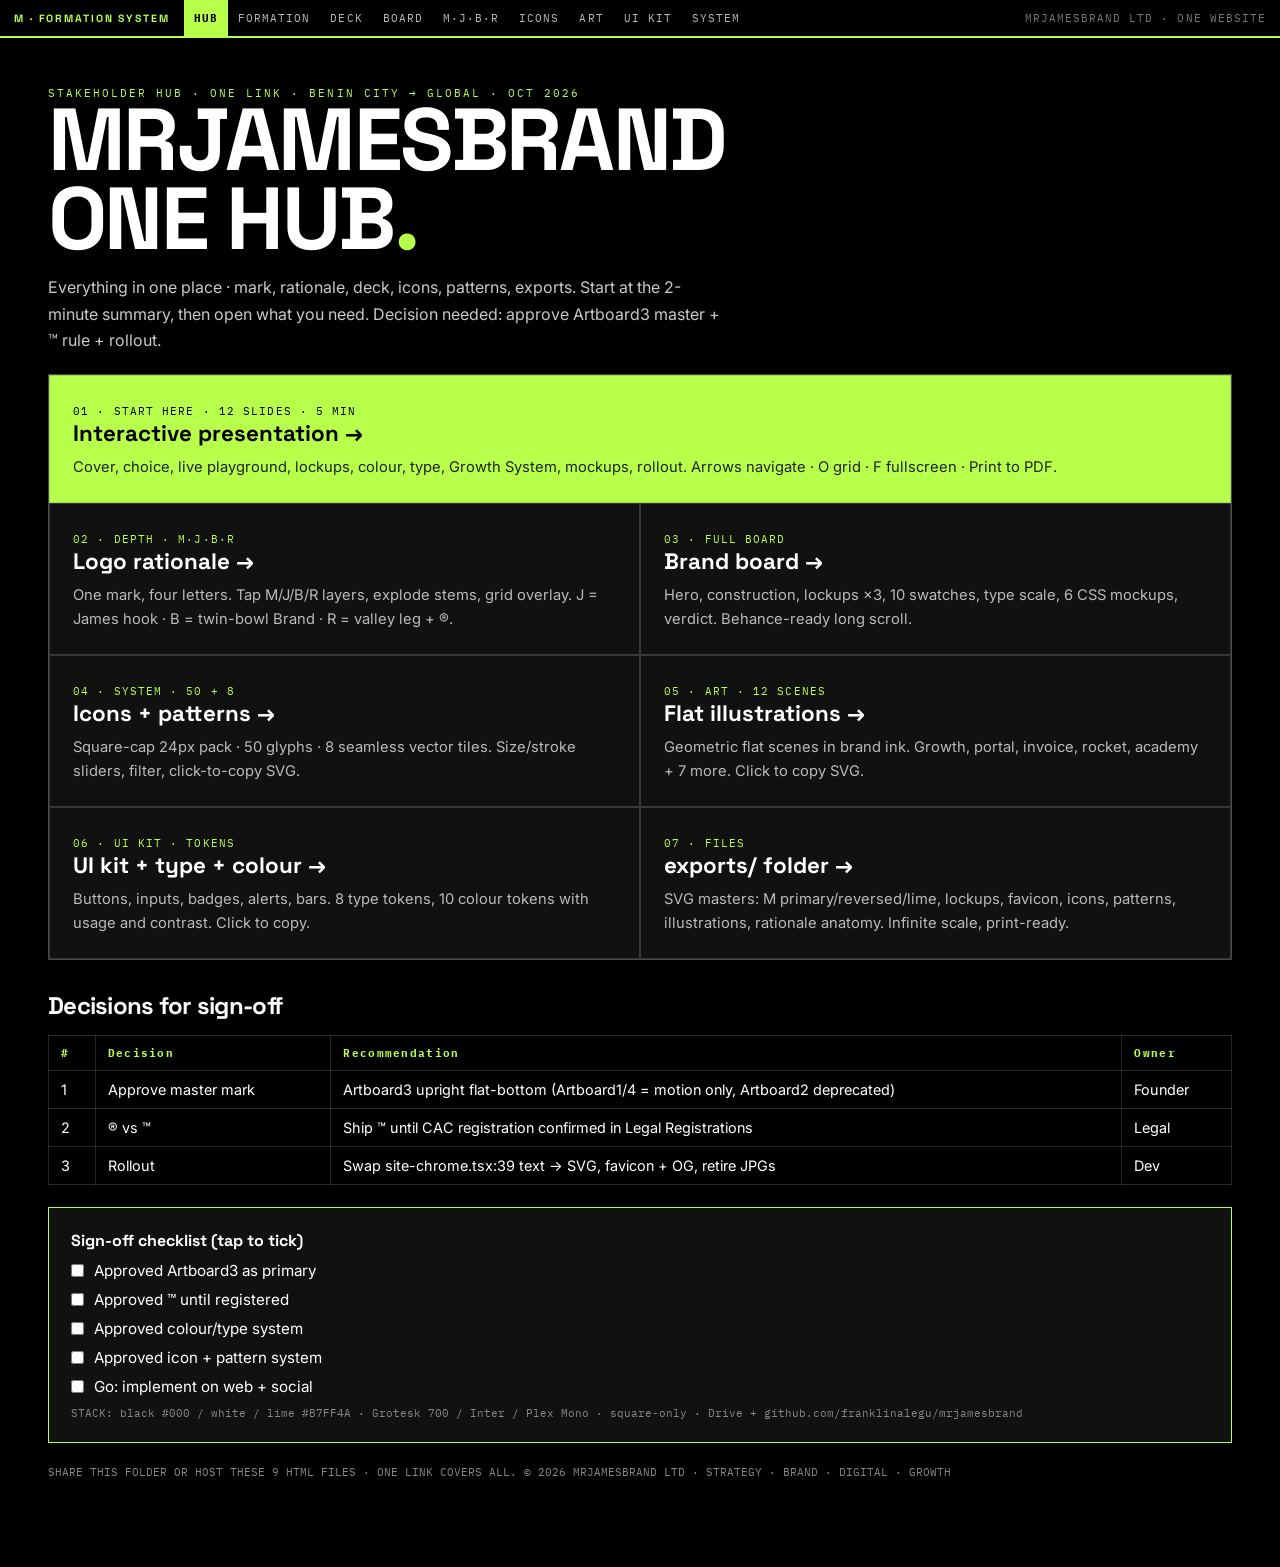
<file: stakeholder.html>
﻿<!DOCTYPE html>
<html lang="en"><head><meta charset="UTF-8"><meta name="viewport" content="width=device-width,initial-scale=1">
<title>MRJAMESBRAND LTD · Stakeholder Hub · One Link</title><link rel="icon" href="exports/favicon.svg">
<style>
@import url('https://fonts.googleapis.com/css2?family=Space+Grotesk:wght@500;700&family=Inter:wght@400;500;600&family=IBM+Plex+Mono:wght@400;500&display=swap');
*{box-sizing:border-box;margin:0}body{font-family:Inter,system-ui;background:#000;color:#fff}
.wrap{max-width:1120px;margin:0 auto;padding:48px 28px}
.eyebrow{font-family:'IBM Plex Mono';font-size:.72rem;letter-spacing:.18em;color:#B7FF4A;text-transform:uppercase}
h1{font-family:'Space Grotesk';font-size:clamp(2.6rem,7vw,5.5rem);line-height:.9;letter-spacing:-.04em}
.lede{color:#c9c9c9;max-width:72ch;line-height:1.65;margin-top:12px}
.grid{display:grid;grid-template-columns:repeat(2,1fr);gap:14px;margin-top:26px}
.card{border:1px solid rgba(255,255,255,.16);background:#111;padding:24px;text-decoration:none;color:#fff;display:block;transition:.3s}
.card:hover{border-color:#B7FF4A;transform:translateY(-4px)}
.card b{font-family:'Space Grotesk';font-size:1.4rem;display:block}
.card span{font-family:'IBM Plex Mono';font-size:11px;color:#B7FF4A;letter-spacing:.1em}
.card p{color:#bbb;font-size:.92rem;margin-top:8px;line-height:1.6}
.card.hero{grid-column:1/-1;background:#B7FF4A;color:#000;border:none}.card.hero span{color:#000}.card.hero p{color:#222}
table{width:100%;border-collapse:collapse;margin-top:14px;font-size:.9rem}
td,th{border:1px solid rgba(255,255,255,.15);padding:10px 12px;text-align:left}th{font-family:'IBM Plex Mono';font-size:.68rem;letter-spacing:.12em;color:#B7FF4A}
.decide{background:#111;border:1px solid #B7FF4A;padding:22px;margin-top:22px}
.decide label{display:flex;gap:10px;margin:10px 0;font-size:.95rem;cursor:pointer}
.spec{font-family:'IBM Plex Mono';font-size:11px;color:#888}
@media(max-width:800px){.grid{grid-template-columns:1fr}}
</style><link rel="stylesheet" href="assets/design-system.css">
<link rel="stylesheet" href="assets/site.css">
</head><body><div class="wrap">
<p class="eyebrow">Stakeholder hub · one link · Benin City → Global · Oct 2026</p>
<h1>MRJAMESBRAND<br>ONE HUB<span style="color:#B7FF4A">.</span></h1>
<p class="lede">Everything in one place · mark, rationale, deck, icons, patterns, exports. Start at the 2-minute summary, then open what you need. Decision needed: approve Artboard3 master + ™ rule + rollout.</p>
<div class="grid">
<a class="card hero" href="presentation.html"><span>01 · START HERE · 12 SLIDES · 5 MIN</span><b>Interactive presentation →</b><p>Cover, choice, live playground, lockups, colour, type, Growth System, mockups, rollout. Arrows navigate · O grid · F fullscreen · Print to PDF.</p></a>
<a class="card" href="rationale.html"><span>02 · DEPTH · M·J·B·R</span><b>Logo rationale →</b><p>One mark, four letters. Tap M/J/B/R layers, explode stems, grid overlay. J = James hook · B = twin-bowl Brand · R = valley leg + ®.</p></a>
<a class="card" href="index.html"><span>03 · FULL BOARD</span><b>Brand board →</b><p>Hero, construction, lockups ×3, 10 swatches, type scale, 6 CSS mockups, verdict. Behance-ready long scroll.</p></a>
<a class="card" href="icons-patterns.html"><span>04 · SYSTEM · 50 + 8</span><b>Icons + patterns →</b><p>Square-cap 24px pack · 50 glyphs · 8 seamless vector tiles. Size/stroke sliders, filter, click-to-copy SVG.</p></a>
<a class="card" href="illustrations.html"><span>05 · ART · 12 SCENES</span><b>Flat illustrations →</b><p>Geometric flat scenes in brand ink. Growth, portal, invoice, rocket, academy + 7 more. Click to copy SVG.</p></a>
<a class="card" href="uikit.html"><span>06 · UI KIT · TOKENS</span><b>UI kit + type + colour →</b><p>Buttons, inputs, badges, alerts, bars. 8 type tokens, 10 colour tokens with usage and contrast. Click to copy.</p></a>
<a class="card" href="exports/"><span>07 · FILES</span><b>exports/ folder →</b><p>SVG masters: M primary/reversed/lime, lockups, favicon, icons, patterns, illustrations, rationale anatomy. Infinite scale, print-ready.</p></a>
</div>
<h2 style="font-family:'Space Grotesk';margin-top:30px">Decisions for sign-off</h2>
<table><tr><th>#</th><th>Decision</th><th>Recommendation</th><th>Owner</th></tr>
<tr><td>1</td><td>Approve master mark</td><td>Artboard3 upright flat-bottom (Artboard1/4 = motion only, Artboard2 deprecated)</td><td>Founder</td></tr>
<tr><td>2</td><td>® vs ™</td><td>Ship ™ until CAC registration confirmed in Legal Registrations</td><td>Legal</td></tr>
<tr><td>3</td><td>Rollout</td><td>Swap site-chrome.tsx:39 text → SVG, favicon + OG, retire JPGs</td><td>Dev</td></tr></table>
<div class="decide"><b style="font-family:'Space Grotesk'">Sign-off checklist (tap to tick)</b><div id="box"></div>
<p class="spec" style="margin-top:10px">STACK: black #000 / white / lime #B7FF4A · Grotesk 700 / Inter / Plex Mono · square-only · Drive + github.com/franklinalegu/mrjamesbrand</p></div>
<p class="spec" style="margin:22px 0 40px">SHARE THIS FOLDER OR HOST THESE 9 HTML FILES · ONE LINK COVERS ALL. © 2026 MRJAMESBRAND LTD · STRATEGY · BRAND · DIGITAL · GROWTH</p>
</div><script>
let items=["Approved Artboard3 as primary","Approved ™ until registered","Approved colour/type system","Approved icon + pattern system","Go: implement on web + social"];
let box=document.getElementById('box');items.forEach(t=>{let l=document.createElement('label');l.innerHTML=`<input type="checkbox"> ${t}`;box.appendChild(l)});
</script><script src="assets/site.js"></script>
</body></html>
</file>
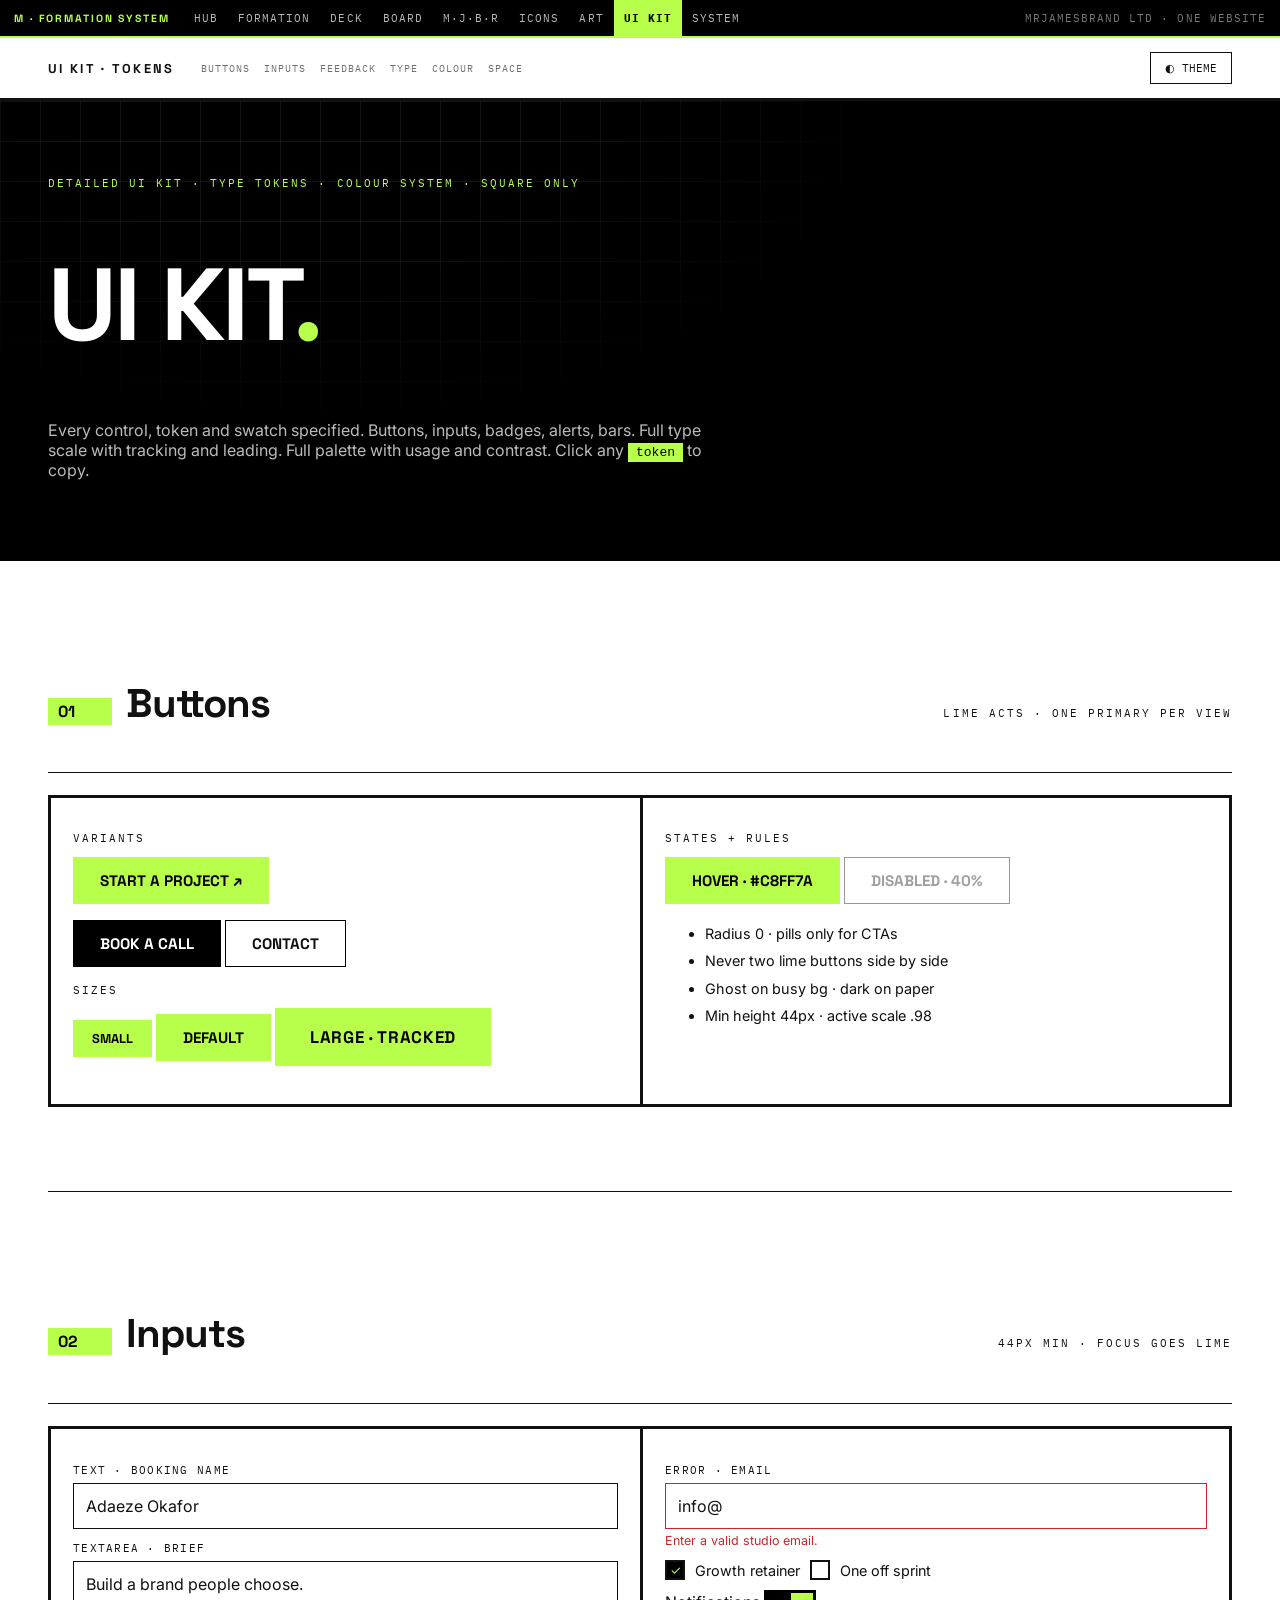
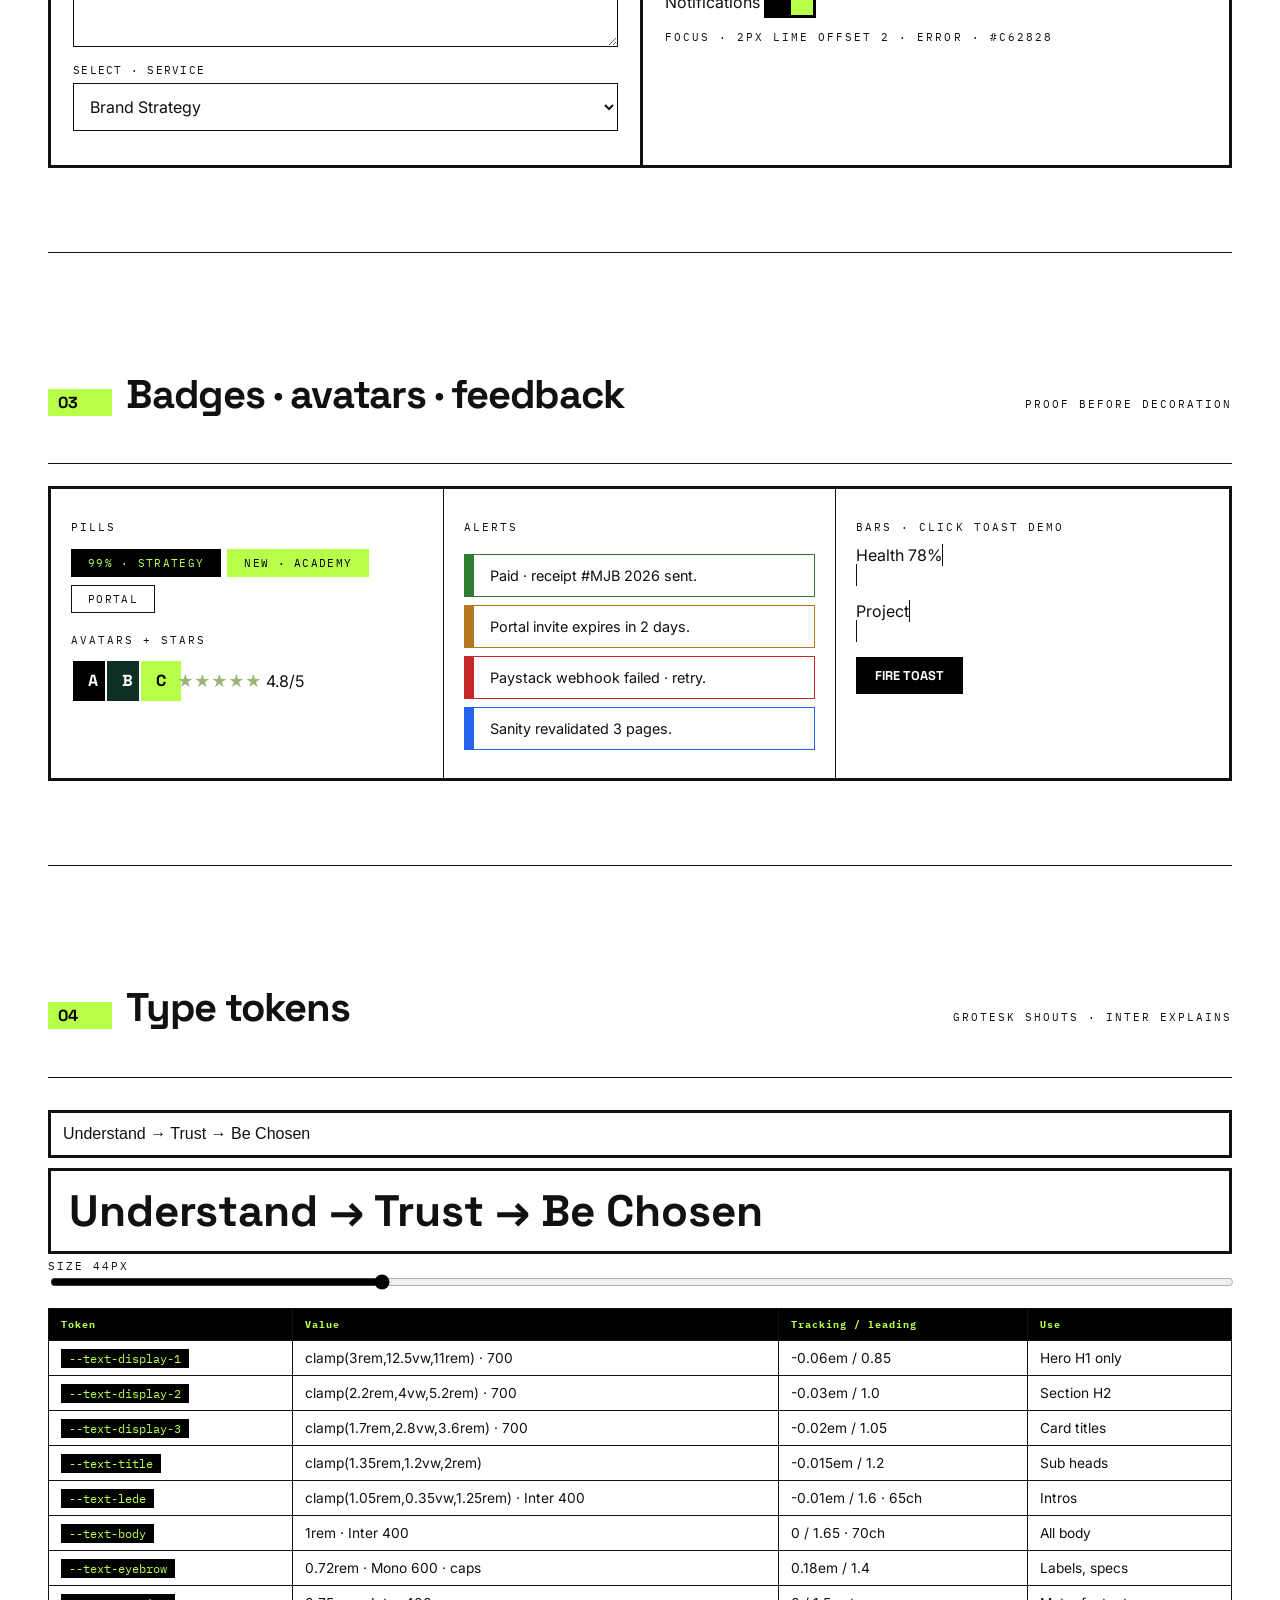
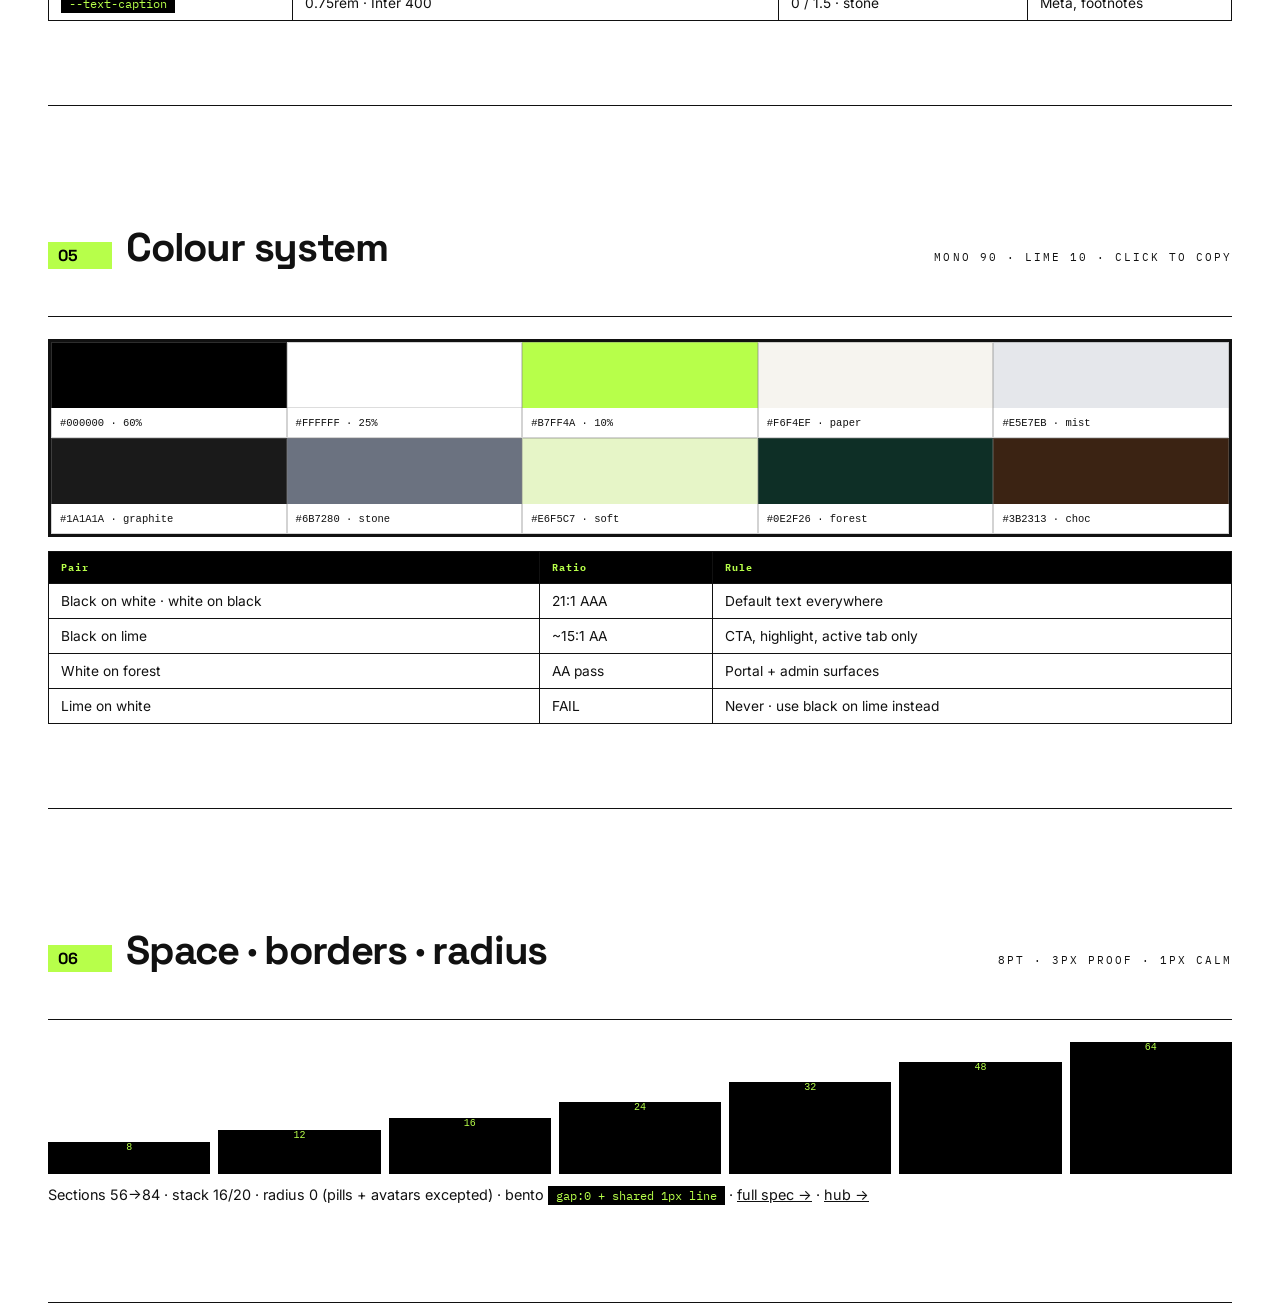
<file: uikit.html>
<!DOCTYPE html>
<html lang="en" data-theme="light"><head><meta charset="UTF-8"><meta name="viewport" content="width=device-width,initial-scale=1">
<title>UI Kit · Type Tokens · Colour · MRJAMESBRAND Formation</title><link rel="icon" href="exports/favicon.svg">
<link rel="stylesheet" href="assets/design-system.css">
<link rel="stylesheet" href="assets/site.css">
<style>
:root{--ink:#111;--bg:#fff;--card:#fff;--line:#111;--mut:#444;--soft:#F6F4EF}
[data-theme=dark]{--ink:#fff;--bg:#000;--card:#111;--line:rgba(255,255,255,.22);--mut:#bbb;--soft:#0c0c0c}
*{box-sizing:border-box}body{font-family:Inter,system-ui;background:var(--bg);color:var(--ink);margin:0;transition:.3s}
.wrap{max-width:1280px;margin:0 auto;padding:0 clamp(20px,4vw,48px)}
header{position:sticky;top:38px;z-index:40;background:color-mix(in srgb,var(--bg) 90%,transparent);backdrop-filter:blur(8px);border-bottom:3px solid var(--ink)}
.hd{display:flex;align-items:center;gap:12px;height:60px}
.hd b{font-family:'Space Grotesk';letter-spacing:.18em;font-size:.8rem}
.hd nav{display:flex;gap:14px;margin-left:14px;font-family:'IBM Plex Mono';font-size:.64rem;letter-spacing:.1em}
.hd a{color:inherit;opacity:.6;text-decoration:none}.hd a:hover{opacity:1}
.tools{margin-left:auto;display:flex;gap:8px}
.tools button{border:1px solid var(--ink);background:none;color:inherit;font-family:'IBM Plex Mono';font-size:11px;padding:8px 14px;cursor:pointer}
.hero{background:#000;color:#fff;padding:64px 0;border-bottom:3px solid #000;position:relative;overflow:hidden}
.hero::after{content:"";position:absolute;inset:0;background-image:linear-gradient(rgba(255,255,255,.07) 1px,transparent 1px),linear-gradient(90deg,rgba(255,255,255,.07) 1px,transparent 1px);background-size:40px 40px;mask-image:radial-gradient(760px 440px at 25% 0%,#000 30%,transparent 75%)}
h1{font-family:'Space Grotesk';font-size:clamp(2.6rem,8vw,6.4rem);line-height:.9;letter-spacing:-.05em;position:relative;z-index:2}
h1 span{color:#B7FF4A}h2{font-family:'Space Grotesk';font-size:clamp(1.6rem,3.2vw,2.5rem);letter-spacing:-.03em}
.eyebrow{font-family:'IBM Plex Mono';font-size:.68rem;letter-spacing:.18em;text-transform:uppercase}
section{padding:60px 0;border-bottom:3px solid var(--ink)}
.sec-head{display:grid;grid-template-columns:64px 1fr auto;gap:14px;align-items:baseline;border-bottom:1px solid var(--ink);padding-bottom:10px;margin-bottom:22px}
.num{font-family:'Space Grotesk';font-weight:700;background:#B7FF4A;color:#000;padding:3px 10px}
.grid2{display:grid;grid-template-columns:1fr 1fr;gap:0;border:3px solid var(--ink)}
.grid2>div{padding:22px}.grid2>div+div{border-left:3px solid var(--ink)}
.grid3{display:grid;grid-template-columns:repeat(3,1fr);gap:0;border:3px solid var(--ink)}
.grid3>div{padding:20px;border-right:1px solid var(--ink)}.grid3>div:last-child{border-right:none}
.btn{display:inline-block;font-family:'Space Grotesk';font-weight:700;border:1px solid #000;padding:13px 26px;cursor:pointer;text-decoration:none;font-size:.95rem}
.btn.lime{background:#B7FF4A;color:#000;border-color:#B7FF4A}.btn.dark{background:#000;color:#fff}.btn.ghost{background:transparent}.btn.sm{padding:9px 18px;font-size:.8rem}.btn.lg{padding:17px 34px;font-size:1.05rem;letter-spacing:.04em}.btn.off{opacity:.4;cursor:not-allowed}
.pill{display:inline-block;border:1px solid var(--ink);padding:6px 16px;font-family:'IBM Plex Mono';font-size:.68rem;letter-spacing:.12em;margin:4px 6px 4px 0}.pill.fill{background:#000;color:#B7FF4A;border-color:#000}.pill.lime{background:#B7FF4A;color:#000;border-color:#B7FF4A}
.avatar{width:44px;height:44px;display:inline-flex;align-items:center;justify-content:center;font-family:'Space Grotesk';font-weight:700;margin-right:-10px;border:2px solid var(--bg)}
.field{margin:12px 0}.field label{display:block;font-family:'IBM Plex Mono';font-size:.66rem;letter-spacing:.12em;margin-bottom:6px}
.field input[type=text],.field textarea,.field select{width:100%;border:1px solid var(--ink);background:var(--card);color:inherit;padding:12px;font:inherit}
.field input:focus,.field textarea:focus{outline:2px solid #B7FF4A;outline-offset:2px}
.field .err{border-color:#C62828!important}.field .msg{font-size:.78rem;margin-top:4px}.field .msg.bad{color:#C62828}
.switch{position:relative;width:52px;height:28px;background:#888;display:inline-block;vertical-align:middle;cursor:pointer}.switch::after{content:"";position:absolute;top:3px;left:3px;width:22px;height:22px;background:#fff;transition:.2s}.switch.on{background:#000}.switch.on::after{left:27px;background:#B7FF4A}
.check{display:flex;gap:10px;align-items:center;margin:8px 0;font-size:.9rem}.box{width:20px;height:20px;border:2px solid var(--ink);display:inline-flex;align-items:center;justify-content:center;font-size:.8rem;cursor:pointer;flex:none}.box.on{background:#000;color:#B7FF4A}
.alert{border:1px solid var(--ink);border-left:10px solid var(--ink);padding:12px 16px;margin:8px 0;font-size:.9rem}
.alert.ok{border-color:#2E7D32;border-left-color:#2E7D32}.alert.warn{border-color:#B7791F;border-left-color:#B7791F}.alert.bad{border-color:#C62828;border-left-color:#C62828}.alert.info{border-color:#2563EB;border-left-color:#2563EB}
.bar{height:12px;background:var(--soft);border:1px solid var(--ink);margin-top:8px}.bar i{display:block;height:100%;background:#000}.bar.limebar i{background:#B7FF4A}
table{width:100%;border-collapse:collapse;font-size:.86rem}th,td{border:1px solid var(--ink);padding:9px 12px;text-align:left;vertical-align:top}th{font-family:'IBM Plex Mono';font-size:.62rem;letter-spacing:.1em;background:#000;color:#B7FF4A}
td code,code.tok{background:#000;color:#B7FF4A;padding:2px 8px;font-family:'IBM Plex Mono';font-size:.72rem;cursor:pointer;white-space:nowrap}
.swatches{display:grid;grid-template-columns:repeat(5,1fr);gap:0;border:3px solid var(--ink)}
.sw{border-right:1px solid var(--ink);cursor:pointer;background:var(--card)}.sw:last-child{border-right:none}.sw i{display:block;height:66px}.sw div{padding:9px;font-family:'IBM Plex Mono';font-size:10.5px}
#typePrev{font-family:'Space Grotesk';font-weight:700;font-size:44px;line-height:1;border:3px solid var(--ink);padding:18px;margin-top:10px;background:var(--card)}
#typeIn{width:100%;border:3px solid var(--ink);background:var(--card);color:inherit;padding:12px;margin-top:10px;font-size:1rem}
.spbar{display:flex;align-items:flex-end;gap:8px;margin-top:10px}.spbar div{flex:1;background:#000;color:#B7FF4A;font-family:'IBM Plex Mono';font-size:10px;text-align:center}
#toast{position:fixed;bottom:26px;left:50%;transform:translateX(-50%);background:#000;color:#B7FF4A;font-family:'IBM Plex Mono';font-size:12px;padding:10px 22px;opacity:0;transition:.3s;z-index:99;border:1px solid #B7FF4A}#toast.show{opacity:1}
.reveal{opacity:0;transform:translateY(14px);transition:.55s}.reveal.in{opacity:1;transform:none}
@media(max-width:900px){.grid2,.grid3{grid-template-columns:1fr}.grid2>div+div{border-left:none;border-top:3px solid var(--ink)}.grid3>div{border-right:none;border-bottom:1px solid var(--ink)}.swatches{grid-template-columns:repeat(2,1fr)}.hd nav{display:none}}
</style></head><body>
<header><div class="wrap hd"><b>UI KIT · TOKENS</b><nav><a href="#buttons">BUTTONS</a><a href="#inputs">INPUTS</a><a href="#feedback">FEEDBACK</a><a href="#type">TYPE</a><a href="#color">COLOUR</a><a href="#space">SPACE</a></nav><div class="tools"><button id="thT">◐ THEME</button></div></div></header>
<div class="hero"><div class="wrap">
<p class="eyebrow" style="color:#B7FF4A">Detailed UI kit · type tokens · colour system · square only</p>
<h1>UI KIT<span>.</span></h1>
<p style="color:#bbb;max-width:68ch;margin-top:12px">Every control, token and swatch specified. Buttons, inputs, badges, alerts, bars. Full type scale with tracking and leading. Full palette with usage and contrast. Click any <code style="background:#B7FF4A;color:#000;padding:2px 8px;font-family:monospace">token</code> to copy.</p>
</div></div>
<div class="wrap">
<section id="buttons"><div class="sec-head"><span class="num">01</span><h2>Buttons</h2><span class="eyebrow">LIME ACTS · ONE PRIMARY PER VIEW</span></div>
<div class="grid2 reveal"><div><p class="eyebrow">Variants</p><p style="margin-top:12px"><a class="btn lime">START A PROJECT ↗</a></p><p style="margin-top:10px"><a class="btn dark">BOOK A CALL</a> <a class="btn ghost">CONTACT</a></p><p class="eyebrow" style="margin-top:14px">Sizes</p><p style="margin-top:8px"><a class="btn lime sm">SMALL</a> <a class="btn lime">DEFAULT</a> <a class="btn lime lg">LARGE · TRACKED</a></p></div>
<div><p class="eyebrow">States + rules</p><p style="margin-top:12px"><a class="btn lime">HOVER · #C8FF7A</a> <a class="btn off">DISABLED · 40%</a></p><ul style="margin-top:12px;line-height:1.9;font-size:.9rem"><li>Radius 0 · pills only for CTAs</li><li>Never two lime buttons side by side</li><li>Ghost on busy bg · dark on paper</li><li>Min height 44px · active scale .98</li></ul></div></div></section>
<section id="inputs"><div class="sec-head"><span class="num">02</span><h2>Inputs</h2><span class="eyebrow">44PX MIN · FOCUS GOES LIME</span></div>
<div class="grid2 reveal"><div><div class="field"><label>TEXT · BOOKING NAME</label><input type="text" value="Adaeze Okafor"></div><div class="field"><label>TEXTAREA · BRIEF</label><textarea rows="3">Build a brand people choose.</textarea></div><div class="field"><label>SELECT · SERVICE</label><select><option>Brand Strategy</option><option>Digital Experience</option><option>Growth System</option></select></div></div>
<div><div class="field"><label>ERROR · EMAIL</label><input type="text" class="err" value="info@"><p class="msg bad">Enter a valid studio email.</p></div><div class="check"><span class="box on" data-c>✓</span> Growth retainer <span class="box" data-c></span> One off sprint</div><div style="margin-top:10px">Notifications <span class="switch on" id="sw"></span></div><p class="eyebrow" style="margin-top:12px">FOCUS · 2PX LIME OFFSET 2 · ERROR · #C62828</p></div></div></section>
<section id="feedback"><div class="sec-head"><span class="num">03</span><h2>Badges · avatars · feedback</h2><span class="eyebrow">PROOF BEFORE DECORATION</span></div>
<div class="grid3 reveal"><div><p class="eyebrow">Pills</p><p style="margin-top:10px"><span class="pill fill">99% · STRATEGY</span><span class="pill lime">NEW · ACADEMY</span><span class="pill">PORTAL</span></p><p class="eyebrow" style="margin-top:14px">Avatars + stars</p><p style="margin-top:8px"><span class="avatar" style="background:#000;color:#fff">A</span><span class="avatar" style="background:#0E2F26;color:#fff">B</span><span class="avatar" style="background:#B7FF4A;color:#000">C</span> <span style="color:#9db37a">★★★★★</span> 4.8/5</p></div>
<div><p class="eyebrow">Alerts</p><div class="alert ok">Paid · receipt #MJB 2026 sent.</div><div class="alert warn">Portal invite expires in 2 days.</div><div class="alert bad">Paystack webhook failed · retry.</div><div class="alert info">Sanity revalidated 3 pages.</div></div>
<div><p class="eyebrow">Bars · click toast demo</p><p style="margin-top:10px">Health 78%<span class="bar"><i style="width:78%"></i></span></p><p style="margin-top:10px">Project <span class="bar limebar"><i style="width:45%"></i></span></p><p style="margin-top:12px"><button class="btn dark sm" id="toastBtn">FIRE TOAST</button></p></div></div></section>
<section id="type"><div class="sec-head"><span class="num">04</span><h2>Type tokens</h2><span class="eyebrow">GROTESK SHOUTS · INTER EXPLAINS</span></div>
<input id="typeIn" value="Understand → Trust → Be Chosen" maxlength="60"><div id="typePrev">Understand → Trust → Be Chosen</div>
<label class="eyebrow">SIZE <span id="tsV">44</span>PX</label><input type="range" id="ts" min="24" max="96" value="44" style="width:100%;accent-color:#000">
<table style="margin-top:14px" class="reveal"><tr><th>Token</th><th>Value</th><th>Tracking / leading</th><th>Use</th></tr>
<tr><td><code class="tok">--text-display-1</code></td><td>clamp(3rem,12.5vw,11rem) · 700</td><td>-0.06em / 0.85</td><td>Hero H1 only</td></tr>
<tr><td><code class="tok">--text-display-2</code></td><td>clamp(2.2rem,4vw,5.2rem) · 700</td><td>-0.03em / 1.0</td><td>Section H2</td></tr>
<tr><td><code class="tok">--text-display-3</code></td><td>clamp(1.7rem,2.8vw,3.6rem) · 700</td><td>-0.02em / 1.05</td><td>Card titles</td></tr>
<tr><td><code class="tok">--text-title</code></td><td>clamp(1.35rem,1.2vw,2rem)</td><td>-0.015em / 1.2</td><td>Sub heads</td></tr>
<tr><td><code class="tok">--text-lede</code></td><td>clamp(1.05rem,0.35vw,1.25rem) · Inter 400</td><td>-0.01em / 1.6 · 65ch</td><td>Intros</td></tr>
<tr><td><code class="tok">--text-body</code></td><td>1rem · Inter 400</td><td>0 / 1.65 · 70ch</td><td>All body</td></tr>
<tr><td><code class="tok">--text-eyebrow</code></td><td>0.72rem · Mono 600 · caps</td><td>0.18em / 1.4</td><td>Labels, specs</td></tr>
<tr><td><code class="tok">--text-caption</code></td><td>0.75rem · Inter 400</td><td>0 / 1.5 · stone</td><td>Meta, footnotes</td></tr></table></section>
<section id="color"><div class="sec-head"><span class="num">05</span><h2>Colour system</h2><span class="eyebrow">MONO 90 · LIME 10 · CLICK TO COPY</span></div>
<div class="swatches reveal" id="sw" style="display:grid;grid-template-columns:repeat(5,1fr);gap:0;border:3px solid var(--ink)">
<div class="sw" data-h="#000000 · --color-black · 60% hero/ink"><i style="background:#000;height:66px;display:block"></i><div style="padding:9px;font-family:monospace;font-size:10.5px">#000000 · 60%</div></div>
<div class="sw" data-h="#FFFFFF · --color-white · 25% space"><i style="background:#fff;height:66px;display:block;border-bottom:1px solid #ddd"></i><div style="padding:9px;font-family:monospace;font-size:10.5px">#FFFFFF · 25%</div></div>
<div class="sw" data-h="#B7FF4A · --color-lime · 10% CTA only"><i style="background:#B7FF4A;height:66px;display:block"></i><div style="padding:9px;font-family:monospace;font-size:10.5px">#B7FF4A · 10%</div></div>
<div class="sw" data-h="#F6F4EF · --color-paper · section wash"><i style="background:#F6F4EF;height:66px;display:block"></i><div style="padding:9px;font-family:monospace;font-size:10.5px">#F6F4EF · paper</div></div>
<div class="sw" data-h="#E5E7EB · --color-mist · hairlines"><i style="background:#E5E7EB;height:66px;display:block"></i><div style="padding:9px;font-family:monospace;font-size:10.5px">#E5E7EB · mist</div></div>
<div class="sw" data-h="#1A1A1A · --color-graphite · cards"><i style="background:#1A1A1A;height:66px;display:block"></i><div style="padding:9px;font-family:monospace;font-size:10.5px">#1A1A1A · graphite</div></div>
<div class="sw" data-h="#6B7280 · --color-stone · muted text"><i style="background:#6B7280;height:66px;display:block"></i><div style="padding:9px;font-family:monospace;font-size:10.5px">#6B7280 · stone</div></div>
<div class="sw" data-h="#E6F5C7 · --color-lime-soft · tint blocks"><i style="background:#E6F5C7;height:66px;display:block"></i><div style="padding:9px;font-family:monospace;font-size:10.5px">#E6F5C7 · soft</div></div>
<div class="sw" data-h="#0E2F26 · --color-forest · portal/admin"><i style="background:#0E2F26;height:66px;display:block"></i><div style="padding:9px;font-family:monospace;font-size:10.5px">#0E2F26 · forest</div></div>
<div class="sw" data-h="#3B2313 · --color-chocolate · portal accent"><i style="background:#3B2313;height:66px;display:block"></i><div style="padding:9px;font-family:monospace;font-size:10.5px">#3B2313 · choc</div></div>
</div>
<table style="margin-top:14px"><tr><th>Pair</th><th>Ratio</th><th>Rule</th></tr>
<tr><td>Black on white · white on black</td><td>21:1 AAA</td><td>Default text everywhere</td></tr>
<tr><td>Black on lime</td><td>~15:1 AA</td><td>CTA, highlight, active tab only</td></tr>
<tr><td>White on forest</td><td>AA pass</td><td>Portal + admin surfaces</td></tr>
<tr><td>Lime on white</td><td>FAIL</td><td>Never · use black on lime instead</td></tr></table></section>
<section id="space"><div class="sec-head"><span class="num">06</span><h2>Space · borders · radius</h2><span class="eyebrow">8PT · 3PX PROOF · 1PX CALM</span></div>
<div class="spbar reveal" style="display:flex;align-items:flex-end;gap:8px"><div style="flex:1;background:#000;color:#B7FF4A;font-family:monospace;font-size:10px;text-align:center;height:32px">8</div><div style="flex:1;background:#000;color:#B7FF4A;font-family:monospace;font-size:10px;text-align:center;height:44px">12</div><div style="flex:1;background:#000;color:#B7FF4A;font-family:monospace;font-size:10px;text-align:center;height:56px">16</div><div style="flex:1;background:#000;color:#B7FF4A;font-family:monospace;font-size:10px;text-align:center;height:72px">24</div><div style="flex:1;background:#000;color:#B7FF4A;font-family:monospace;font-size:10px;text-align:center;height:92px">32</div><div style="flex:1;background:#000;color:#B7FF4A;font-family:monospace;font-size:10px;text-align:center;height:112px">48</div><div style="flex:1;background:#000;color:#B7FF4A;font-family:monospace;font-size:10px;text-align:center;height:132px">64</div></div>
<p style="margin-top:12px;font-size:.9rem">Sections 56→84 · stack 16/20 · radius 0 (pills + avatars excepted) · bento <code class="tok">gap:0 + shared 1px line</code> · <a href="design-system.html" style="color:inherit">full spec →</a> · <a href="stakeholder.html" style="color:inherit">hub →</a></p></section>
</div>
<div id="toast">COPIED</div>
<script src="assets/site.js"></script>
<script>
function toast(m){let t=document.getElementById('toast');t.textContent=m;t.classList.add('show');setTimeout(()=>t.classList.remove('show'),1300)}
thT.onclick=()=>{let r=document.documentElement;r.dataset.theme=r.dataset.theme=='light'?'dark':'light'};
document.querySelectorAll('code.tok').forEach(c=>c.onclick=async()=>{try{await navigator.clipboard.writeText(c.textContent);toast(c.textContent+' COPIED')}catch(e){toast(c.textContent)}});
document.querySelectorAll('#sw .sw').forEach(s=>s.onclick=async()=>{try{await navigator.clipboard.writeText(s.dataset.h);toast('COPIED · '+s.dataset.h.split('·')[0])}catch(e){toast(s.dataset.h)}});
typeIn.oninput=()=>typePrev.textContent=typeIn.value||'Type…';ts.oninput=()=>{tsV.textContent=ts.value;typePrev.style.fontSize=ts.value+'px'};
document.querySelectorAll('.box[data-c]').forEach(b=>b.onclick=()=>{b.classList.toggle('on');b.textContent=b.classList.contains('on')?'✓':''});
sw.onclick=()=>sw.classList.toggle('on');
toastBtn.onclick=()=>toast('RECEIPT #MJB 2026 SENT');
let io=new IntersectionObserver(es=>es.forEach(e=>{if(e.isIntersecting)e.target.classList.add('in')}),{threshold:.1});document.querySelectorAll('.reveal').forEach(x=>io.observe(x));
</script></body></html>
</file>
<file: assets/design-system.css>
/* ============================================================
   MRJAMESBRAND — SOLID DESIGN SYSTEM v1
   One token source for all 6 pages. Brutal where it proves,
   minimal where it breathes. Load AFTER page <style>.
   ============================================================ */
@import url('https://fonts.googleapis.com/css2?family=Space+Grotesk:wght@500;700&family=Inter:wght@400;500;600&family=IBM+Plex+Mono:wght@400;500&display=swap');
:root{
  /* color */
  --ds-black:#000000; --ds-dark:#1A1A1A; --ds-white:#FFFFFF;
  --ds-paper:#F6F4EF; --ds-mist:#E5E7EB; --ds-stone:#6B7280;
  --ds-lime:#B7FF4A; --ds-lime2:#C8FF7A; --ds-lime-soft:#E6F5C7;
  --ds-forest:#0E2F26; --ds-choc:#3B2313;
  /* layout */
  --ds-max:1280px; --ds-gutter:clamp(20px,4vw,48px);
  --ds-sec-y:clamp(56px,7vw,84px);
  --ds-gap:clamp(12px,1.8vw,22px);
  /* borders */
  --ds-brutal:3px solid #000; --ds-hair:1px solid var(--ds-line,rgba(128,128,128,.35));
  --ds-radius:0;
  /* type */
  --ds-d:'Space Grotesk',sans-serif; --ds-b:'Inter',sans-serif; --ds-m:'IBM Plex Mono',monospace;
}
/* ---- seamless container: unify all pages to one measure ---- */
.wrap,.top-in,.hd,.deck .bar,.foot-grid,.topbar-in{max-width:var(--ds-max)!important;margin-inline:auto!important;padding-inline:var(--ds-gutter)!important}
/* ---- seamless sections: never double borders ---- */
section,.slide,.hero{border-bottom-width:1px!important}
section+section{border-top:none!important;margin-top:-1px}
.wrap>section{padding-block:var(--ds-sec-y)!important}
/* ---- bento: seamless hairline grid (gap:0 + shared bg line) ---- */
.mockrow,.swatches,.mock-grid,.lock-grid,.variants,.contrast,.tokens,.steps,.tiles,.mock-grid,.dodont,.shop-row,.social3,.bizcards,#iconGrid,#patGrid,.swatches,.construct,.mark-layout,.win-grid,.split,.grid,.grid12,.gtabs,.foot-grid,.ovGrid,#ovGrid{
  gap:0!important;
  background:var(--ds-bento-line,rgba(128,128,128,.35));
  border:1px solid var(--ds-bento-line,rgba(128,128,128,.35));
}
.mockrow>*,.swatches>*,.mock-grid>*,.lock-grid>*,.variants>*,.contrast>*,.tokens>*,.steps>*,.tiles>*,.dodont>*,.shop-row>*,.social3>*,.bizcards>*,#iconGrid>*,#patGrid>*,.construct>*,.mark-layout>*,.win-grid>*,.split>*,.grid>*,.grid12>*,.foot-grid>*{
  border:0!important;border-radius:0!important;
  outline:1px solid var(--ds-bento-line,rgba(128,128,128,.35));
  outline-offset:-1px;
  margin:0!important;
}
/* bento rhythm inside cells */
.mockrow>*,.mock-grid>*,.lock-grid>*{padding:clamp(18px,2.4vw,28px)!important}
/* bento feature spans: first cell hero on wide screens */
@media(min-width:1000px){
  .bento-hero>*:first-child{grid-column:span 2}
}
/* ---- rich bento helpers (opt-in classes) ---- */
.bento{display:grid;gap:0;background:var(--ds-bento-line,rgba(128,128,128,.35));border:1px solid var(--ds-bento-line,rgba(128,128,128,.35))}
.bento>*{outline:1px solid var(--ds-bento-line,rgba(128,128,128,.35));outline-offset:-1px;padding:clamp(18px,2.4vw,28px)}
.bento-3{grid-template-columns:repeat(3,1fr)}.bento-4{grid-template-columns:repeat(4,1fr)}.bento-2{grid-template-columns:repeat(2,1fr)}
.span-2{grid-column:span 2}.span-3{grid-column:span 3}.span-all{grid-column:1/-1}
/* ---- type + eyebrow unity ---- */
.eyebrow{font-family:var(--ds-m)!important;font-size:.7rem!important;letter-spacing:.18em!important;text-transform:uppercase!important}
h1,h2,h3{letter-spacing:-.03em!important;text-wrap:balance}
/* ---- well-spaced sections: consistent stack rhythm ---- */
section>*+*,.slide>*+*,.card>*+*,.mock>*+*{margin-top:0}
p.lede,p[class*=lede]{max-width:68ch}
:is(h1,h2)+:is(p,div,ul){margin-top:16px!important}
:is(p,ul)+:is(div,.mockrow,.swatches,.grid,.grid12){margin-top:20px!important}
/* ---- brutal-minimal balance ---- */
.card,.mock,.icon,.pat,.sw,.step{border-radius:var(--ds-radius)!important}
:focus-visible{outline:2px solid var(--ds-lime)!important;outline-offset:3px}
::selection{background:var(--ds-lime);color:#000}
/* ---- responsive: collapse bento cleanly, keep seamless ---- */
@media(max-width:1000px){
  .bento-3,.bento-4{grid-template-columns:repeat(2,1fr)}
  .span-2,.span-3{grid-column:auto}
  .mockrow,.swatches,.lock-grid,.variants,.steps{grid-template-columns:repeat(2,1fr)!important}
}
@media(max-width:640px){
  .bento-3,.bento-4,.bento-2{grid-template-columns:1fr}
  .mockrow,.swatches,.lock-grid,.variants,.steps,.tiles,#iconGrid,#patGrid{grid-template-columns:1fr!important}
}
/* dark pages: bento line adapts */
.s1,.dark,[data-theme=dark] section{--ds-bento-line:rgba(255,255,255,.16)}
</file>
<file: assets/site.css>
/* Global site bar: one website across all 7 pages. */
.mjb-sitebar{position:sticky;top:0;z-index:999;display:flex;align-items:center;gap:4px;background:#000;color:#fff;border-bottom:2px solid #B7FF4A;font-family:'IBM Plex Mono',monospace;font-size:10.5px;letter-spacing:.1em;padding:0 12px;min-height:38px;flex-wrap:wrap}
.mjb-sitebar .brand{font-family:'Space Grotesk',sans-serif;font-weight:700;letter-spacing:.18em;color:#B7FF4A;text-decoration:none;padding:10px 10px 10px 2px;white-space:nowrap}
.mjb-sitebar nav{display:flex;flex-wrap:wrap}
.mjb-sitebar a.pg{color:#bbb;text-decoration:none;padding:11px 10px;white-space:nowrap}
.mjb-sitebar a.pg:hover{color:#B7FF4A}
.mjb-sitebar a.pg.on{color:#000;background:#B7FF4A;font-weight:700}
.mjb-sitebar .tag{margin-left:auto;color:#777;padding:10px 2px;white-space:nowrap}
@media(max-width:760px){.mjb-sitebar .tag{display:none}.mjb-sitebar a.pg{padding:9px 7px}}
</file>
